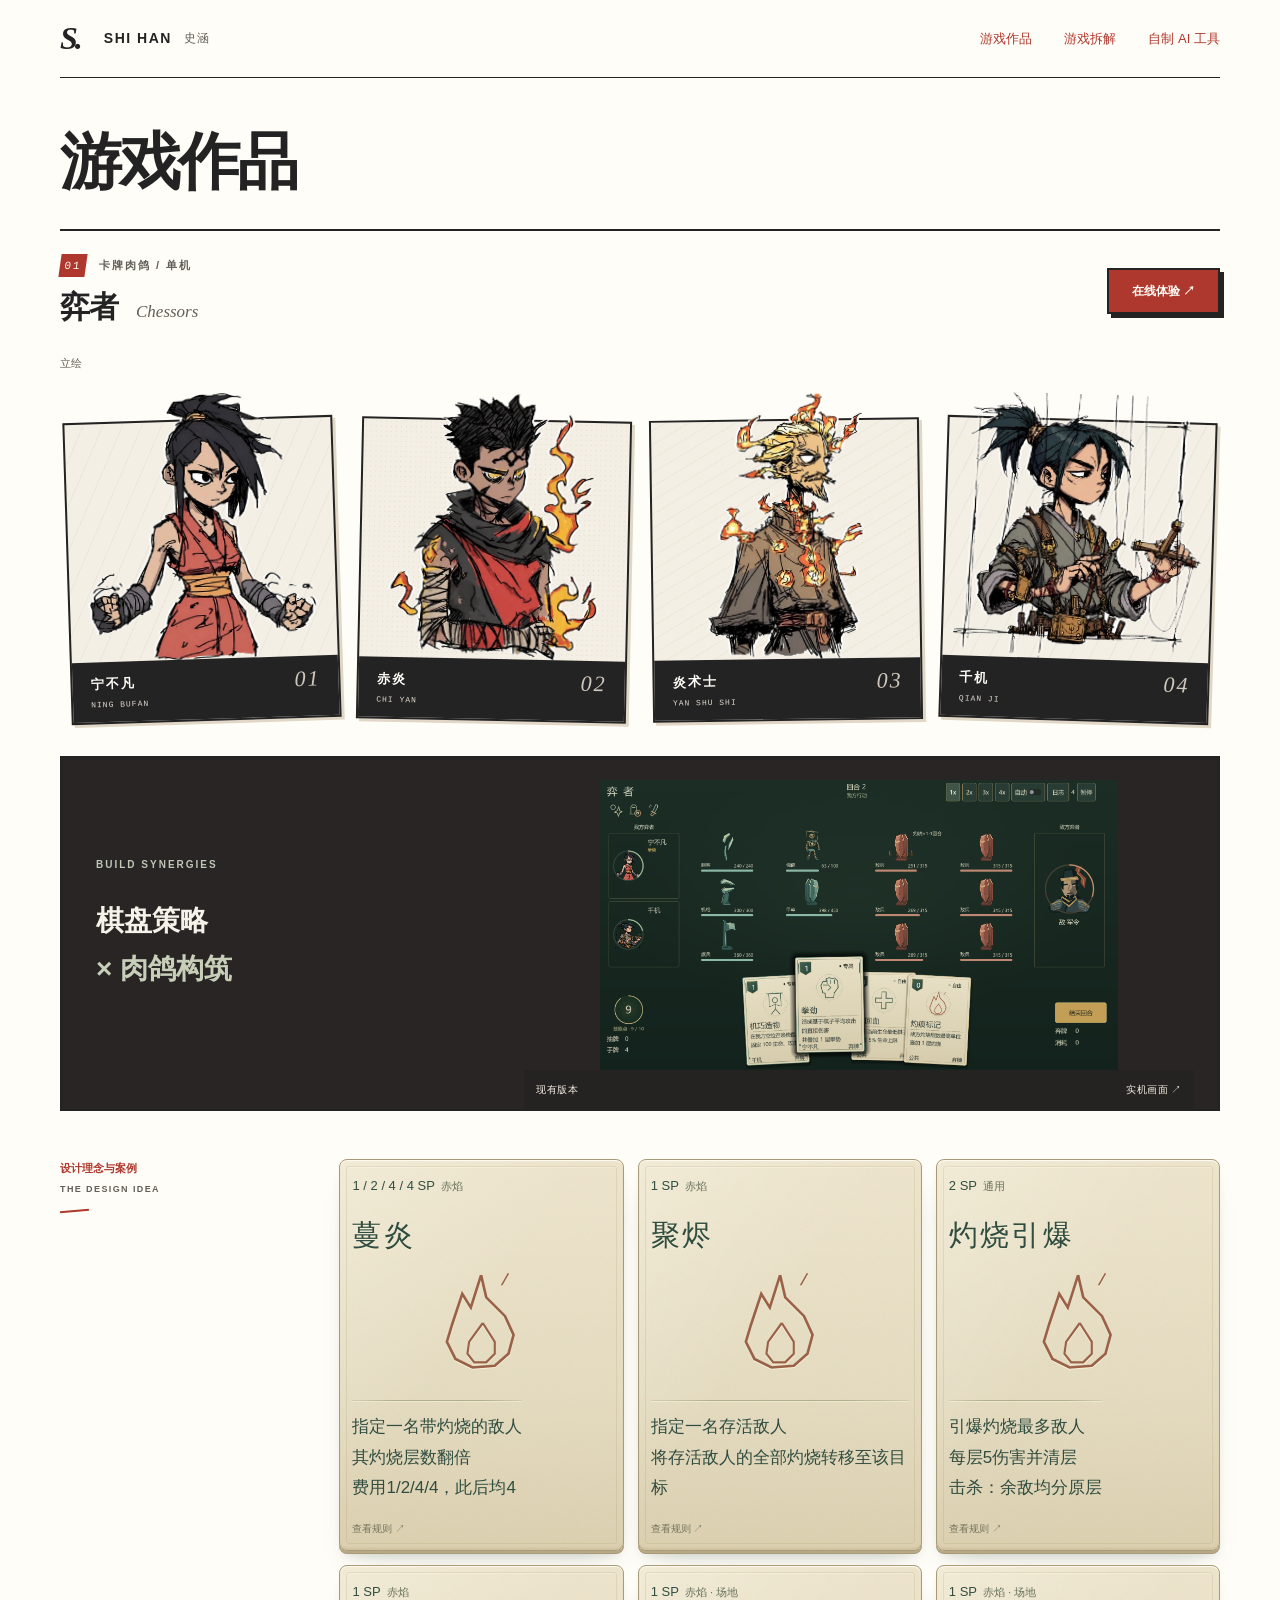
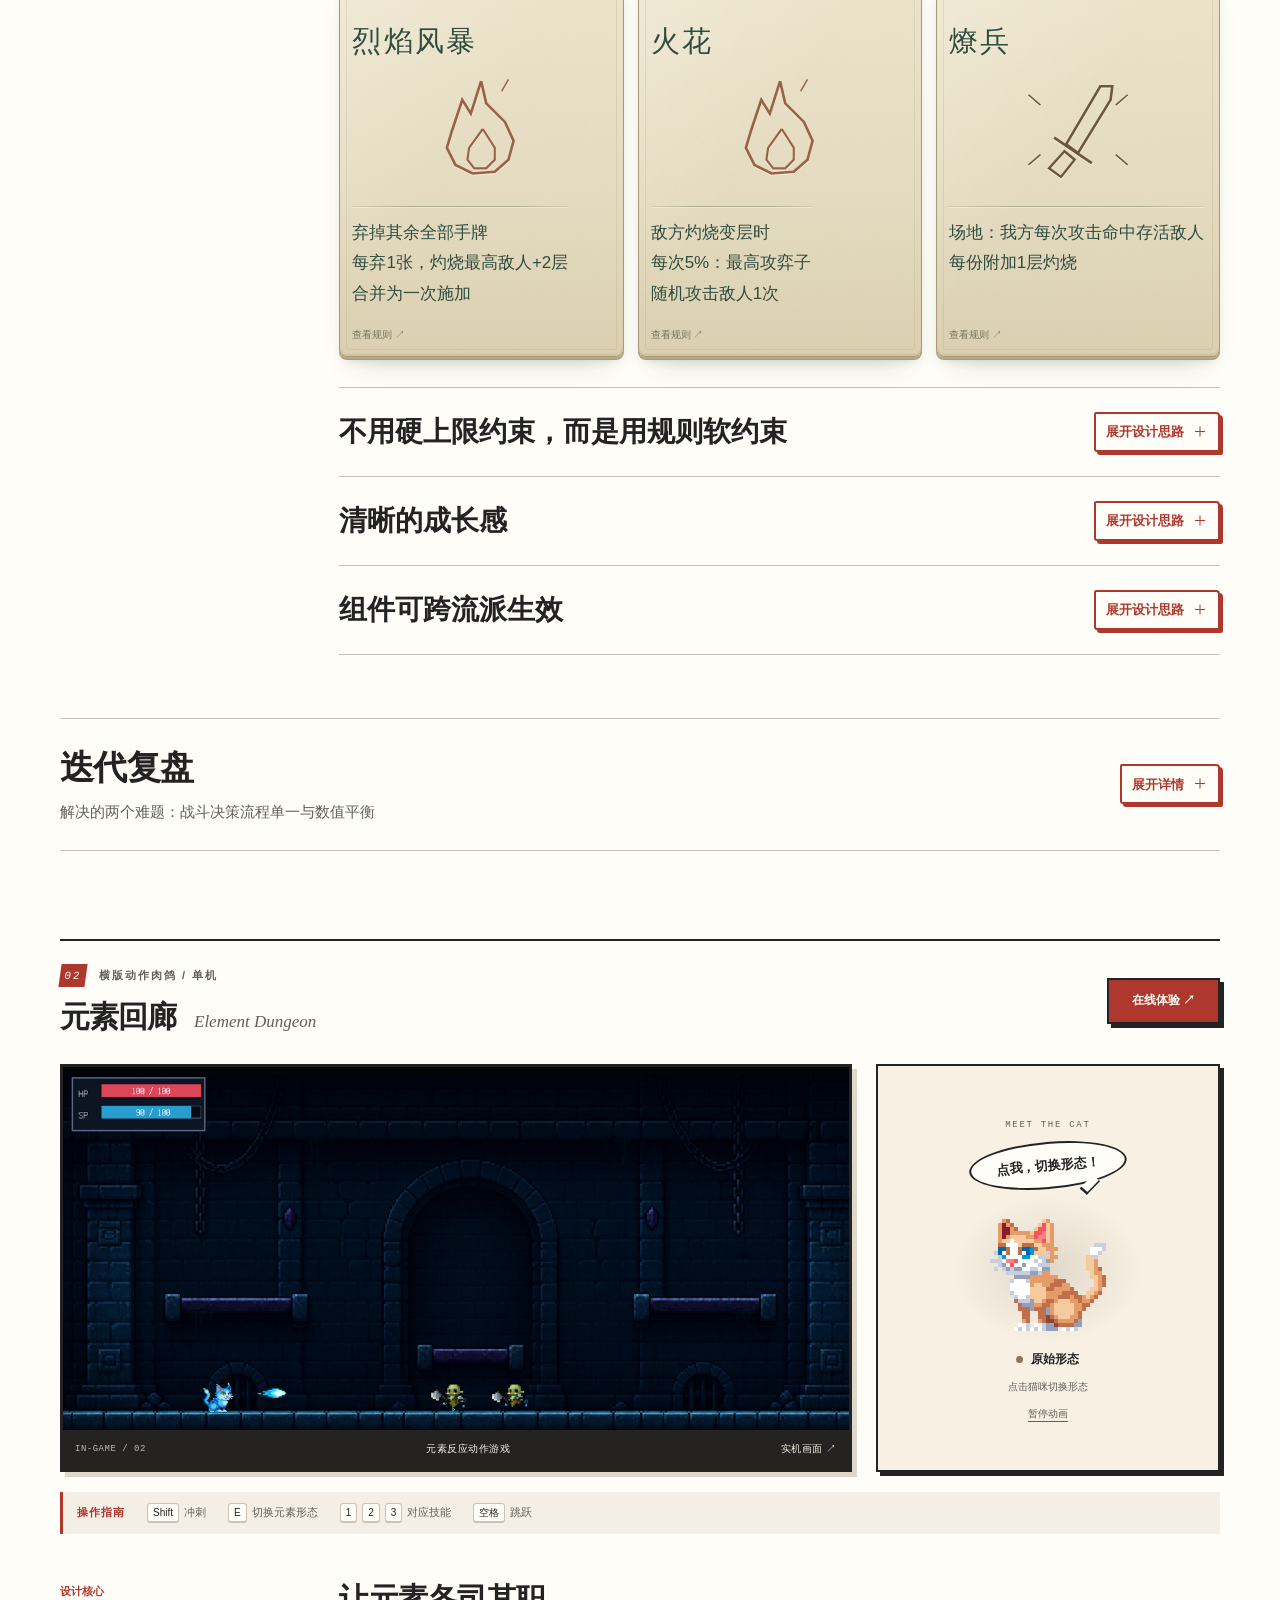
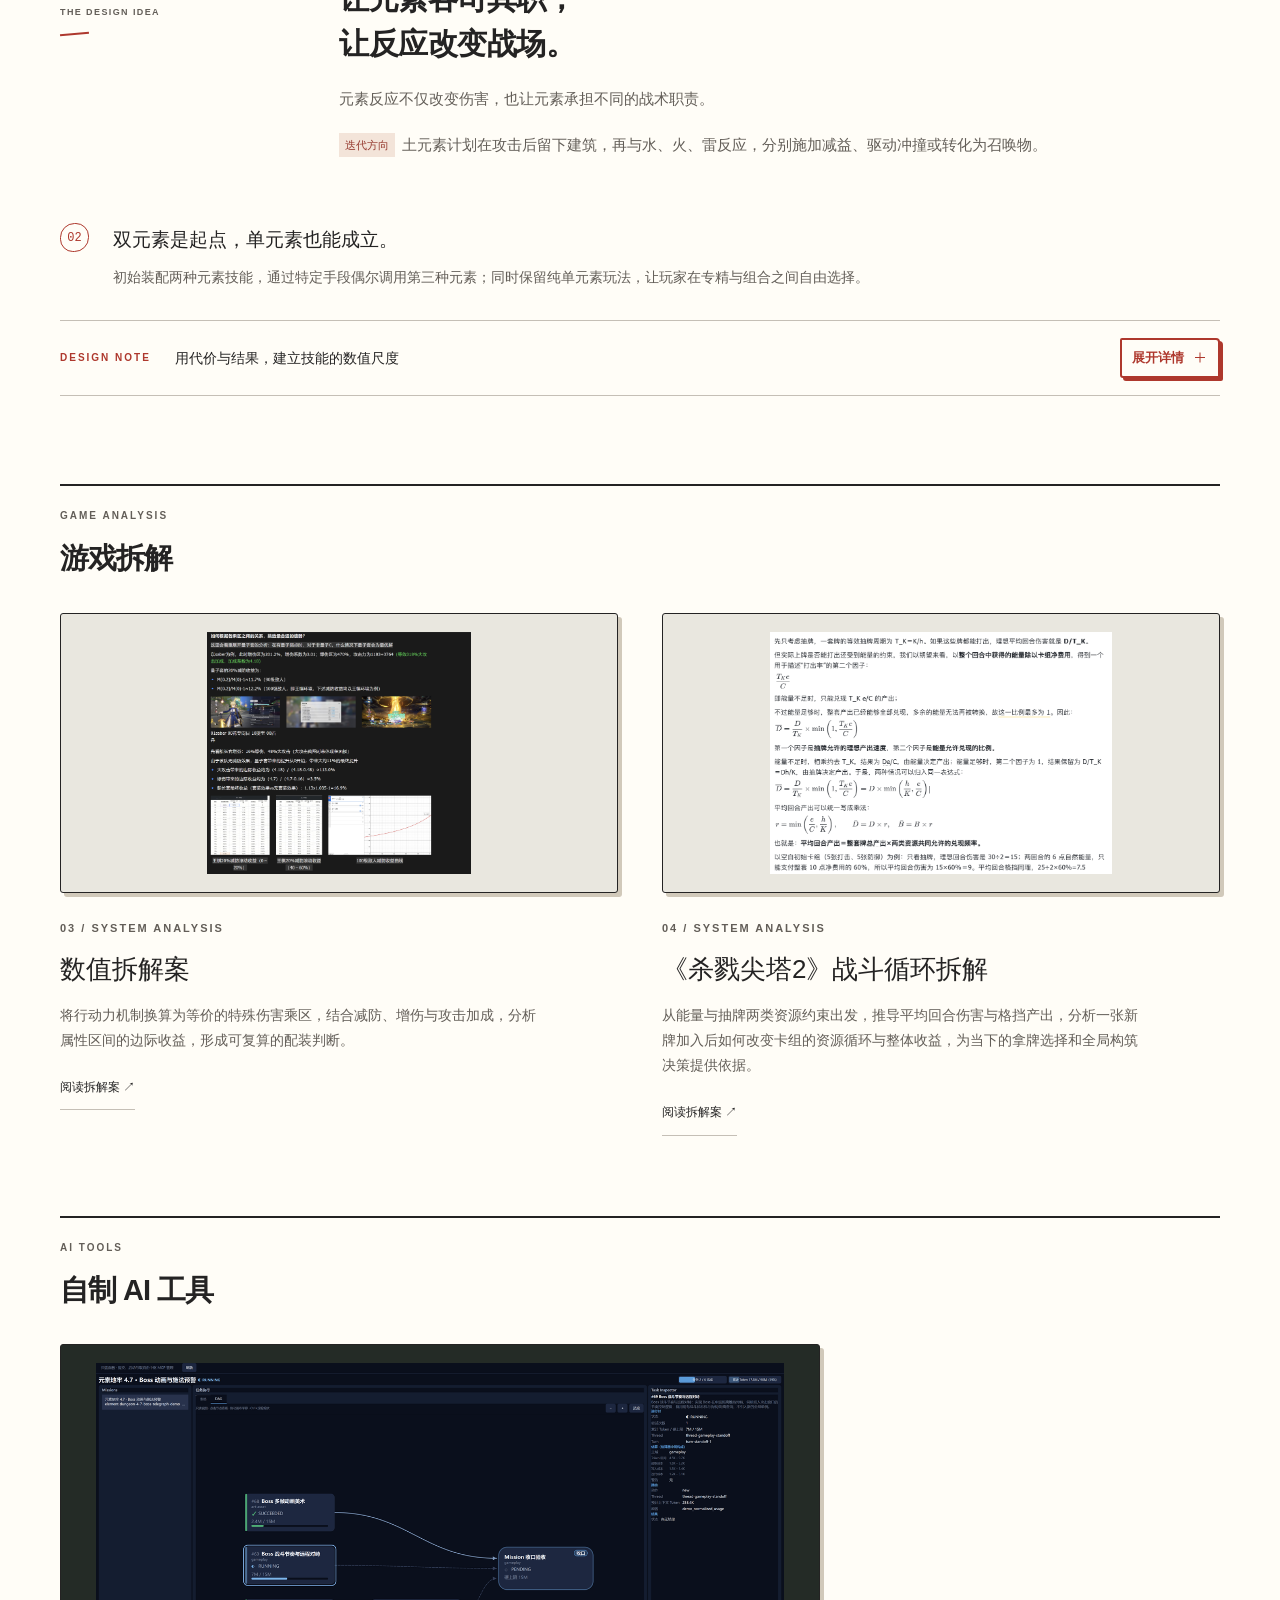
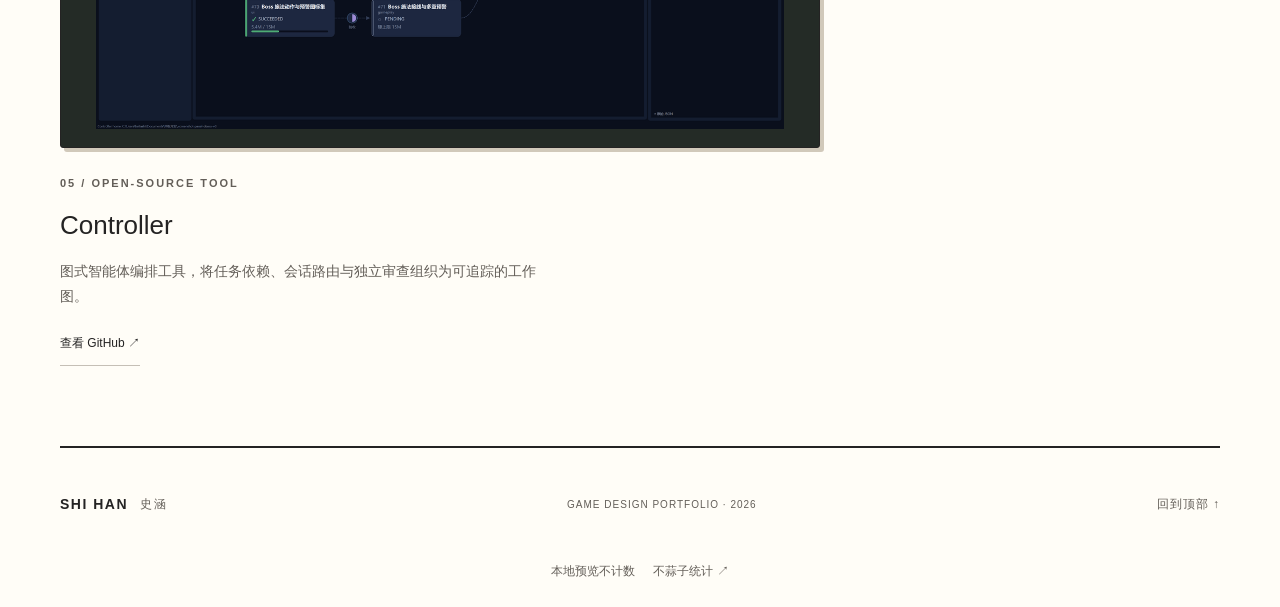
<file: index.html>
<!doctype html>
<html lang="zh-CN" data-theme="comic">
<head>
  <meta charset="UTF-8">
  <meta name="viewport" content="width=device-width, initial-scale=1">
  <meta name="description" content="史涵的游戏设计作品集：元素反应、跨流派构筑与数值平衡。探索元素回廊与弈者背后的设计思考。">
  <meta name="theme-color" content="#fffdf7">
  <title>史涵 SHI HAN — 游戏设计作品集</title>
  <link rel="icon" href="./assets/favicon.svg" type="image/svg+xml">
  <link rel="stylesheet" href="./home.css">
  <link rel="stylesheet" href="./sketch.css">
  <link rel="stylesheet" href="./design-options/themes.css">
  <link rel="stylesheet" href="./comic.css?v=source-cards">
  <script>
    const previewTheme = new URLSearchParams(location.search).get('theme');
    if (['sketch', 'atlas', 'comic'].includes(previewTheme)) document.documentElement.dataset.theme = previewTheme;
  </script>
  <script src="./home.js" defer></script>
  <link rel="stylesheet" href="./yizhe-cards.css?v=source-cards">
  <script src="./yizhe-cards.js?v=spark-per-trigger" defer></script>
  <script src="./visit-stats.js" defer></script>
  <link rel="preload" as="image" href="./assets/characters/cat/cat_idle-cropped.png">
  <link rel="preload" as="image" href="./assets/characters/cat/cat_fire_idle-cropped.png">
  <link rel="preload" as="image" href="./assets/characters/cat/cat_water_idle-cropped.png">
  <noscript><style>.cat-animation-toggle,.cat-note,.cat-help,.cat-forms{display:none}</style></noscript>
</head>
<body>
  <a class="skip-link" href="#main">跳到主要内容</a>
  <header class="site-header shell">
    <a class="identity" href="./" aria-label="史涵，游戏作品首页"><span class="identity-mark" aria-hidden="true">S.</span> SHI HAN <span class="identity-cn">史涵</span></a>
    <nav class="section-directory" aria-label="作品目录"><a href="#work">游戏作品</a><a href="#breakdowns">游戏拆解</a><a href="#ai-tools">自制 AI 工具</a></nav>
  </header>
  <main id="main">
    <section id="work" class="work-section shell" aria-labelledby="work-title">
      <div class="section-heading"><div><h1 id="work-title">游戏作品</h1></div></div>
      <article class="project" id="yizhe">
        <div class="project-heading"><div><p class="eyebrow"><span class="chapter-number">01</span> 卡牌肉鸽 / 单机</p><h2 class="project-name">弈者<span>Chessors</span></h2></div><a class="button-link" href="https://shihan05611-cmd.github.io/yizhe-card-game/" target="_blank" rel="noopener">在线体验 ↗</a></div>
        <div class="character-strip" aria-label="弈者角色立绘">
          <div class="character-strip-heading"><span>立绘</span></div>
          <div class="character-lineup">
            <figure><img src="./assets/characters/yizhe-ningbufan-web.webp" alt="宁不凡角色立绘" width="408" height="480" loading="lazy" decoding="async"><figcaption><i aria-hidden="true">01</i>宁不凡<span>NING BUFAN</span></figcaption></figure>
            <figure><img src="./assets/characters/yizhe-chiyan-web.webp" alt="赤炎角色立绘" width="374" height="480" loading="lazy" decoding="async"><figcaption><i aria-hidden="true">02</i>赤炎<span>CHI YAN</span></figcaption></figure>
            <figure><img src="./assets/characters/yizhe-yanshushi-web.webp" alt="炎术士角色立绘" width="282" height="480" loading="lazy" decoding="async"><figcaption><i aria-hidden="true">03</i>炎术士<span>YAN SHU SHI</span></figcaption></figure>
            <figure><img src="./assets/characters/yizhe-qianji-web.webp" alt="千机角色立绘" width="446" height="480" loading="lazy" decoding="async"><figcaption><i aria-hidden="true">04</i>千机<span>QIAN JI</span></figcaption></figure>
          </div>
        </div>
        <div class="chess-showcase"><div class="chess-intro"><span class="eyebrow">BUILD SYNERGIES</span><p>棋盘策略<br><span>× 肉鸽构筑</span></p></div><a class="project-image chess-image" href="https://shihan05611-cmd.github.io/yizhe-card-game/" target="_blank" rel="noopener" aria-label="在线体验弈者（新窗口）"><img src="./assets/yizhe-showcase.png" alt="弈者实机画面：宁不凡与千机通过手牌指挥棋子，进行回合制战斗" width="1901" height="1063" loading="lazy" decoding="async"><span class="image-caption">现有版本 <span>实机画面 ↗</span></span></a></div>
        <div class="project-story design-principles"><p class="side-label">设计理念与案例<br><span>THE DESIGN IDEA</span></p><div class="principle-list"><div class="yizhe-cards" aria-label="灼烧体系卡牌案例"></div><noscript><p>启用 JavaScript 后可查看卡面与规则详情。</p></noscript><details class="design-note principle-note"><summary><span class="principle-title">不用硬上限约束，而是用规则软约束</span><span class="note-toggle"><span class="note-expand-label">展开设计思路</span><span class="note-collapse-label">收起详情</span><span class="details-icon" aria-hidden="true"></span></span></summary><div class="note-content"><p>有一张牌的效果是：给对方的灼烧层数翻倍。灼烧的效果类似杀戮尖塔的中毒（结算时造成层数对应的伤害，并减少一层），看牌面效果这是一张极其强的卡，但我用了三组可解决的约束使得这张牌不失控，但又给玩家营造可突破约束的期待感；</p><p><strong>第一个约束是能量约束</strong>，这张牌没有消耗属性理论上它可以无限用，但有一个能量递增：能量会按1、2、4、4...这样一直消耗。不过项目其实只有4点能量上限，想要放出多次，就需要获得比较强的能量手段，当然也可以硬憋；</p><p><strong>第二个约束是靠“牌位”也就是出牌机会来约束</strong>，这张牌属于越打越强所以比一般的卡牌还要依赖运转。一般来说，打完一轮卡组的牌再洗牌进入下一轮需要两个回合（且随着爬塔层数增加，所需轮次会逐渐上升）。但我的战斗设计一般在6～7个回合就可以结束，也就是一般对局可打出的次数可以计算出来；实际也使用了一套伤害建模，去衡量这张牌在资源消耗和输出强化上的关系。</p><p><strong>第三个约束是这张牌只对单体生效，对群手段不足</strong>。由于我们是一个棋盘策略，需要攻击的敌人在3~4个，所以对于杀戮尖塔来说绝对超模的一张牌，放在我们这个游戏里其实并没有太过分。前面两个约束的解决方法比较显而易见，玩家心中会有明确的期待感。第三个约束的解决手段则看起来没那么明显，需要在游戏探索的过程中去发现，因为和游戏的其他卡牌联动有关，比如有一张灼烧体系的卡牌效果是可以把灼烧进行集中转移。玩家就可以先把群体的灼烧转移到一个人身上，然后再用翻倍效果打出Combo，把大量翻倍之后的灼烧层数再去转移到其他怪物身上。</p><p><strong>宽松的说其实还有第四个约束，也就是节奏约束</strong>。可以看到，这个游戏的灼烧体系输出在短线比较差，相比一般队伍会吃更多战损，从而需要走更多治疗节点，损失一些成长机会。但这个约束也好解决就是抓一些生存卡，以及灼烧天然就适合拖战损然后多走治疗节点，因为这个体系相对来说没那么吃局外成长。</p></div></details><details class="design-note principle-note"><summary><span class="principle-title">清晰的成长感</span><span class="note-toggle"><span class="note-expand-label">展开设计思路</span><span class="note-collapse-label">收起详情</span><span class="details-icon" aria-hidden="true"></span></span></summary><div class="note-content"><p>以上一个案例中的灼烧体系为例，我们可以看到局内和局外的都有清晰而明确的成长感。</p>
<p>对于局内的输出成长，令 <var>K</var><sub>i</sub> 为第 <var>i</var> 次循环后敌方身上的灼烧层数，<var>T</var> 为一轮循环所需要的回合数，<var>N</var> 是一轮循环中所有手段能够给予的灼烧层数；所以：</p>
<div class="growth-formula" role="math" aria-label="K 下标 i 等于 2 乘以括号 K 下标 i 减 1 加 N 减 T"><var>K</var><sub>i</sub> = 2(<var>K</var><sub>i−1</sub> + <var>N</var> − <var>T</var>)</div>
<p>从 <var>K</var><sub>0</sub> = 0 开始可以算得：</p>
<div class="growth-formula" role="math" aria-label="K 下标 i 等于 2 乘以括号 N 减 T 乘以括号 2 的 i 次方减 1"><var>K</var><sub>i</sub> = 2(<var>N</var> − <var>T</var>)(2<sup>i</sup> − 1)</div>
<p>也就是局内随轮次的输出能力增长可以量化。</p>

<p>对于局外成长，在玩家视角里虽然不会呈现出伤害公式，但也很明确能感受到想要提升输出能力需要改善的参数，比如让卡组中提供灼烧的手段增加，让一轮循环所需的回合数更少，以及增加能量获取手段以减少“卡手”保住稳定性。（具体的循环成长模型参考下方杀戮尖塔拆解）</p>
<p>当然清晰的成长感来源于明确的构筑核心，也就是这张使得灼烧翻倍的卡牌，不过有些看法是这会降低构筑深度；我认为围绕着一个明确的核心去构筑并没有太多地削减组合的多样性与可能性，因为这个成长核心其实非常包容，有一些hit转灼烧的卡牌，它能让提供高频攻击手段的卡牌仍然与灼烧的成长核心息息相关。</p></div></details><details class="design-note principle-note"><summary><span class="principle-title">组件可跨流派生效</span><span class="note-toggle"><span class="note-expand-label">展开设计思路</span><span class="note-collapse-label">收起详情</span><span class="details-icon" aria-hidden="true"></span></span></summary><div class="note-content"><h4>角色代表流派，<br>但流派不止角色。</h4><p>同一种状态可被不同技能利用，组件也能跨流派发挥作用。例如，反击遗物既能强化反击体系，也能为灼烧体系增加命中次数，帮助叠加灼烧。</p></div></details></div></div>

        <details class="design-note iteration-review">
          <summary><span><span class="review-title">迭代复盘</span><span class="review-subtitle">解决的两个难题：战斗决策流程单一与数值平衡</span></span><span class="note-toggle"><span class="note-expand-label">展开详情</span><span class="note-collapse-label">收起详情</span><span class="details-icon"></span></span></summary>
          <div class="note-content">
<section class="review-section" aria-labelledby="review-decisions"><h3 id="review-decisions">第一个难题是，原来的战斗流程比较容易形成固定套路，决策的多元性少了一层。</h3><p>这个项目最初是比较传统的回合制里双方轮流放技能的战斗流程，角色拥有一个特色技能和两个自由技能槽用于构筑。虽然设计了很多角色和技能，但问题是一旦熟悉技能机制了解最优解之后，构筑和操作都变得很固定。以及对于回合制肉鸽来说技能是个很核心的机制，但固定了技能槽位后，“技能”终究面临取舍，以及技能的“单位粒度”太粗，对于肉鸽来说构筑丰富度有一定欠缺，肉鸽感相对偏弱。</p><p>后来发现卡牌化其实非常适合这个回合制肉鸽。</p><p>首先，它可以保住最基本的原定体验。我把原来的技能转化成卡牌，每回合按规则抽牌，再用行动资源限制出牌。原本技能的作用、角色的特色，以及通过技能影响弈子战斗的流程，都可以延续下来。</p><p>但更进一步，卡牌化之后在抓取思路上不再只是“哪个技能最强”，而是“哪个卡牌对当下的卡组综合提升最高”，增加了额外的决策空间。而对于局内，也多了释放时机和通过运转可以让回合多次打出技能，增加了局内的操作上限。以及卡牌的单位粒度更小，相比技能也有更丰富的组合空间。</p><p>总之卡牌化之后，战斗内的出牌和资源分配，会跟战斗外的抓牌构筑联系起来。通过这一层，把资源循环的决策做得更深入，让玩家根据当前手牌和已有构筑调整打法，从静态最优解变为动态规划最佳构筑。</p></section>
<section class="review-section" aria-labelledby="review-balance"><h3 id="review-balance">第二个难题是，回合制的肉鸽游戏，到底怎么样去把数据平衡给做好？</h3><p>我的解决思路是分两步。</p><p>第一步，先建立起卡牌和遗物的强度预算模型，让每一张卡牌的强度可在战斗循环中量化，以估计出玩家在每个阶段的成长速度。再根据玩家的预期成长速度，反推敌方的成长曲线。（核心模型思路类似杀戮尖塔拆解出的战力模型，可在网页下方的拆解查看）</p><p>第二步，是用无头模拟程序做批量战斗验证。因为前面的成长曲线模型本质还是一个预估，卡牌之间的配合、抽牌顺序和实际出牌策略，都可能让结果偏离模型。所以我会通过模拟程序，把不同角色、构筑在不同阶段的表现作为验证方向，观察胜率、失败节点和战斗回合数，看看实际结果是不是符合第一步的预期，再去调整卡牌、遗物或者敌方曲线。</p></section>
</div>
        </details>
      </article>
      <article class="project" id="element">
        <div class="project-heading"><div><p class="eyebrow"><span class="chapter-number">02</span> 横版动作肉鸽 / 单机</p><h2 class="project-name">元素回廊<span>Element Dungeon</span></h2></div><a class="button-link" href="https://shihan05611-cmd.github.io/element-dungeon/" target="_blank" rel="noopener">在线体验 ↗</a></div>
        <div class="element-showcase">
          <a class="project-image dungeon-image" href="https://shihan05611-cmd.github.io/element-dungeon/" target="_blank" rel="noopener" aria-label="在线体验元素回廊（新窗口）"><img src="./assets/element-corridor-showcase.png" alt="元素回廊实机画面：蓝色角色在像素地牢中与敌人战斗" width="1280" height="591" loading="lazy" decoding="async"><span class="image-caption"><span class="frame-caption">IN-GAME / 02</span> 元素反应动作游戏 <span>实机画面 ↗</span></span></a>
          <div class="cat-playground" data-cat-element="base">
            <span class="cat-panel-label">MEET THE CAT</span>
            <p class="cat-note">点我，切换形态！</p>
            <button class="cat-button" type="button" aria-label="切换猫咪形态，当前原始形态" aria-describedby="cat-help" disabled>
              <span class="cat-sprite" role="img" aria-label="元素地牢主角猫的待机动画"></span>
            </button>
            <span class="cat-element" aria-live="polite" aria-atomic="true">原始形态</span>
            <p class="cat-help" id="cat-help">点击猫咪切换形态</p>
            <button class="cat-animation-toggle" type="button" aria-pressed="false">暂停动画</button>
          </div>
        </div>
        <aside class="controls-note" aria-label="元素回廊游戏操作"><span class="controls-label">操作指南</span><span><kbd>Shift</kbd> 冲刺</span><span><kbd>E</kbd> 切换元素形态</span><span><kbd>1</kbd><kbd>2</kbd><kbd>3</kbd> 对应技能</span><span><kbd>空格</kbd> 跳跃</span></aside>
        <div class="project-story"><p class="side-label">设计核心<br><span>THE DESIGN IDEA</span></p><div><h4>让元素各司其职，<br>让反应改变战场。</h4><p>元素反应不仅改变伤害，也让元素承担不同的战术职责。</p><p class="iteration-paragraph"><span class="direction-label">迭代方向</span>土元素计划在攻击后留下建筑，再与水、火、雷反应，分别施加减益、驱动冲撞或转化为召唤物。</p></div></div>
        <div class="insight-row"><span class="insight-number">02</span><div><h4>双元素是起点，单元素也能成立。</h4><p>初始装配两种元素技能，通过特定手段偶尔调用第三种元素；同时保留纯单元素玩法，让玩家在专精与组合之间自由选择。</p></div></div>
        <details class="design-note"><summary><span><span class="eyebrow">DESIGN NOTE</span>用代价与结果，建立技能的数值尺度</span><span class="note-toggle"><span class="note-expand-label">展开详情</span><span class="note-collapse-label">收起详情</span><span class="details-icon"></span></span></summary><div class="note-content"><p>以「10 能量 → 10 点远程单体伤害」作为基准，再把范围、爆发速度、元素附着与行动限制计入收益和代价。以下为设计基准示例。</p><div class="table-scroll" tabindex="0" role="region" aria-label="技能代价与收益对比"><table><thead><tr><th scope="col">技能</th><th scope="col">能量与伤害</th><th scope="col">为什么这样定价</th></tr></thead><tbody><tr><th scope="row">普通元素弹</th><td>10 能量 / 10 伤害</td><td>远程单体输出，附带元素附着，作为比较基准。</td></tr><tr><th scope="row">元素爆发</th><td>全部能量 / 每 10 能量折算 8 伤害</td><td>范围伤害与短时爆发效率较高，因此降低单位能量倍率。</td></tr><tr><th scope="row">元素激光</th><td>10 能量 / 10 伤害</td><td>高频伤害、快速附着是收益，施放时灵活性受限是代价。尚未量化哪一侧影响更大，暂按两者抵消，沿用基准倍率。</td></tr></tbody></table></div><p class="note-aside">普攻不消耗能量，但需要接近敌人：距离与风险同样是一种成本。</p></div></details>
      </article>
    </section>
    <section class="explorations shell" id="breakdowns" aria-labelledby="breakdowns-title"><span id="explorations" aria-hidden="true"></span><div class="section-heading"><div><p class="eyebrow">GAME ANALYSIS</p><h2 id="breakdowns-title">游戏拆解</h2></div></div><div class="exploration-grid">
      <article class="exploration-card"><a class="exploration-image" href="https://ocn118lvmrj3.feishu.cn/wiki/Hf3ewx05miPujBkqn7kcYoNJnKh" target="_blank" rel="noopener" aria-label="查看数值拆解案（新窗口）"><img src="./assets/numerical-breakdown-showcase.png" alt="数值拆解案：角色属性、战斗数据与收益曲线分析" width="1620" height="1486" loading="lazy" decoding="async"></a><p class="eyebrow">03 / SYSTEM ANALYSIS</p><h3>数值拆解案</h3><p>将行动力机制换算为等价的特殊伤害乘区，结合减防、增伤与攻击加成，分析属性区间的边际收益，形成可复算的配装判断。</p><a class="inline-link" href="https://ocn118lvmrj3.feishu.cn/wiki/Hf3ewx05miPujBkqn7kcYoNJnKh" target="_blank" rel="noopener">阅读拆解案 ↗</a></article>
      <article class="exploration-card"><a class="exploration-image" href="https://ocn118lvmrj3.feishu.cn/docx/Oazed3XNuoKAtqxTQS0cFAvJnw7" target="_blank" rel="noopener" aria-label="查看《杀戮尖塔2》战斗循环拆解（新窗口）"><img src="./assets/card-resource-breakdown.png" alt="《杀戮尖塔2》战斗循环拆解：抽牌与能量共同约束平均回合伤害和格挡产出" width="1014" height="719" loading="lazy" decoding="async"></a><p class="eyebrow">04 / SYSTEM ANALYSIS</p><h3>《杀戮尖塔2》战斗循环拆解</h3><p>从能量与抽牌两类资源约束出发，推导平均回合伤害与格挡产出，分析一张新牌加入后如何改变卡组的资源循环与整体收益，为当下的拿牌选择和全局构筑决策提供依据。</p><a class="inline-link" href="https://ocn118lvmrj3.feishu.cn/docx/Oazed3XNuoKAtqxTQS0cFAvJnw7" target="_blank" rel="noopener">阅读拆解案 ↗</a></article>
    </div></section>
    <section class="explorations shell" id="ai-tools" aria-labelledby="ai-tools-title"><div class="section-heading"><div><p class="eyebrow">AI TOOLS</p><h2 id="ai-tools-title">自制 AI 工具</h2></div></div><div class="ai-tools-grid">
      <article class="exploration-card"><a class="exploration-image tool-image" href="https://github.com/shihan05611-cmd/Controller" target="_blank" rel="noopener" aria-label="查看 Controller GitHub 仓库（新窗口）"><img src="./assets/controller-dashboard.png" alt="Controller 实际运行界面：任务节点、依赖路径与任务检查器" width="1280" height="681" loading="lazy" decoding="async"></a><p class="eyebrow">05 / OPEN-SOURCE TOOL</p><h3>Controller</h3><p>图式智能体编排工具，将任务依赖、会话路由与独立审查组织为可追踪的工作图。</p><a class="inline-link" href="https://github.com/shihan05611-cmd/Controller" target="_blank" rel="noopener">查看 GitHub ↗</a></article>
    </div></section>
  </main>
  <footer class="site-footer shell"><a class="identity" href="./">SHI HAN <span class="identity-cn">史涵</span></a><p>GAME DESIGN PORTFOLIO · 2026</p><a href="#main">回到顶部 ↑</a></footer>
  <div class="visit-stats shell" aria-label="网站访问统计">
    <span id="busuanzi_container_site_pv" style="display:none">本站访问 <span id="busuanzi_value_site_pv"></span> 次</span>
    <span id="busuanzi_container_site_uv" style="display:none">访客 <span id="busuanzi_value_site_uv"></span> 人</span>
    <span class="visit-stats-status" role="status">访问统计加载中</span>
    <a href="https://busuanzi.ibruce.info/" target="_blank" rel="noopener" title="访问统计由不蒜子第三方服务提供">不蒜子统计 ↗</a>
    <noscript>启用 JavaScript 后可显示访问统计。</noscript>
  </div>
<dialog class="yizhe-rules" aria-labelledby="yizhe-rule-title">
    <h2 id="yizhe-rule-title"></h2>
    <p class="yizhe-rules__meta"></p>
    <p class="yizhe-rules__description"></p>
    <section class="yizhe-rules__notes" aria-label="规则注释"></section>
    <form method="dialog"><button>关闭</button></form>
  </dialog>
</body>
</html>
</file>
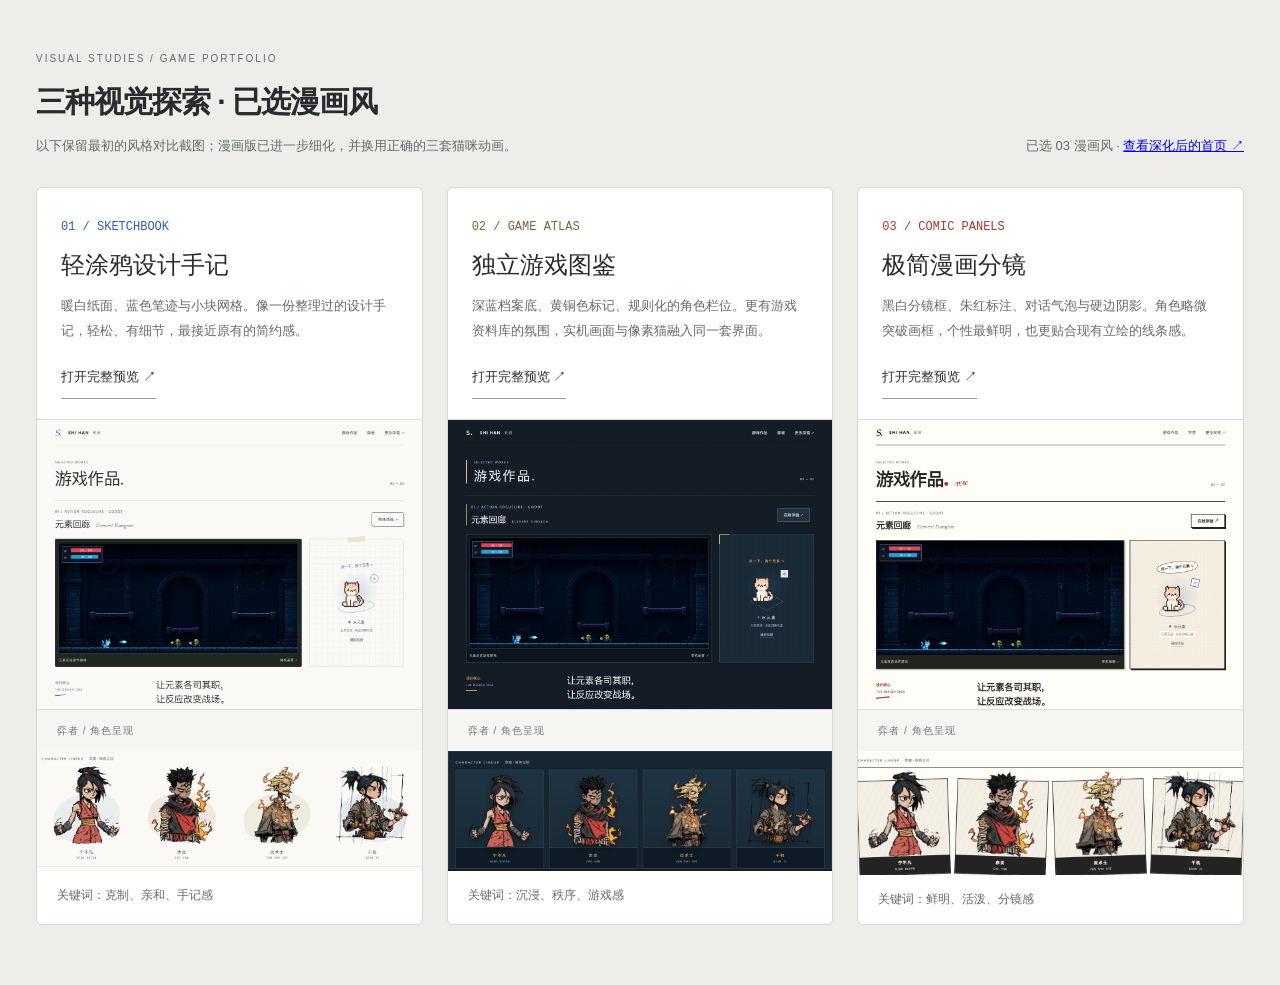
<file: design-options/index.html>
<!doctype html>
<html lang="zh-CN">
<head>
  <meta charset="utf-8">
  <meta name="viewport" content="width=device-width, initial-scale=1">
  <title>游戏作品集 · 三种视觉方向</title>
  <style>
    *{box-sizing:border-box}body{margin:0;background:#eeede9;color:#292b2f;font:15px/1.7 "Segoe UI","Microsoft YaHei",sans-serif}main{max-width:1720px;padding:44px 36px 60px;margin:auto}header{display:flex;justify-content:space-between;align-items:end;gap:24px;margin-bottom:30px}header p{margin:0;color:#656970;font-size:13px}h1{font-size:30px;letter-spacing:-1px;font-weight:600;margin:6px 0 8px}.eyebrow{font-size:10px;letter-spacing:2px;color:#656970}.grid{display:grid;grid-template-columns:repeat(3,minmax(0,1fr));gap:24px}.option{min-width:0;background:#fff;border:1px solid #d7d6d1;border-radius:6px;overflow:hidden}.copy{padding:24px 24px 20px;min-height:208px}.number{font:12px ui-monospace,monospace;color:#767a80}.option h2{font-size:24px;font-weight:550;margin:8px 0}.option p{font-size:13px;line-height:1.9;color:#656970;margin:0 0 12px}.option a{color:inherit}.open{display:inline-flex;align-items:center;min-height:44px;text-decoration:none;font-size:13px;border-bottom:1px solid #9d9d98}.frame{display:block;border-top:1px solid #ddd;overflow:hidden}.frame img{display:block;width:100%;height:auto}.label{padding:12px 20px;background:#f5f5f2;color:#74777b;font-size:10px;letter-spacing:1px;border-top:1px solid #ddd}.characters{min-height:120px;background:#faf9f5}.characters img{display:block;width:100%;height:auto}.atlas .characters{background:#141d26}.comic .characters{background:#fffdf7}.option footer{padding:14px 20px;font-size:12px;color:#656970}.sketch .number{color:#305cc5}.atlas .number{color:#7f633b}.comic .number{color:#ae382d}a:focus-visible{outline:3px solid #305cc5;outline-offset:4px}@media(max-width:950px){.grid{grid-template-columns:1fr}.copy{min-height:0}main{padding:28px 20px}header{display:block}header>p{margin-top:12px}.option{max-width:700px;margin:auto}.characters{min-height:0}}
  </style>
</head>
<body><main>
  <header><div><span class="eyebrow">VISUAL STUDIES / GAME PORTFOLIO</span><h1>三种视觉探索 · 已选漫画风</h1><p>以下保留最初的风格对比截图；漫画版已进一步细化，并换用正确的三套猫咪动画。</p></div><p>已选 03 漫画风 · <a href="../">查看深化后的首页 ↗</a></p></header>
  <div class="grid">
    <article class="option sketch"><div class="copy"><span class="number">01 / SKETCHBOOK</span><h2>轻涂鸦设计手记</h2><p>暖白纸面、蓝色笔迹与小块网格。像一份整理过的设计手记，轻松、有细节，最接近原有的简约感。</p><a class="open" href="../?theme=sketch" target="_blank" rel="noopener">打开完整预览 ↗</a></div><a class="frame" href="../?theme=sketch" target="_blank" rel="noopener" aria-label="预览轻涂鸦风格"><img src="./images/sketch-top.png" alt="轻涂鸦风格首屏：暖白背景，蓝色细节，网格猫咪互动卡" width="1280" height="960"></a><div class="label">弈者 / 角色呈现</div><div class="characters"><img src="./images/sketch-characters.png" alt="轻涂鸦方案：四位立绘配淡色不规则背景" loading="lazy"></div><footer>关键词：克制、亲和、手记感</footer></article>
    <article class="option atlas"><div class="copy"><span class="number">02 / GAME ATLAS</span><h2>独立游戏图鉴</h2><p>深蓝档案底、黄铜色标记、规则化的角色栏位。更有游戏资料库的氛围，实机画面与像素猫融入同一套界面。</p><a class="open" href="../?theme=atlas" target="_blank" rel="noopener">打开完整预览 ↗</a></div><a class="frame" href="../?theme=atlas" target="_blank" rel="noopener" aria-label="预览游戏图鉴风格"><img src="./images/atlas-top.png" alt="游戏图鉴风格首屏：深蓝背景，黄铜色编号与档案式边框" width="1280" height="960"></a><div class="label">弈者 / 角色呈现</div><div class="characters"><img src="./images/atlas-characters.png" alt="图鉴方案：四位角色分别进入独立深色档案卡" loading="lazy"></div><footer>关键词：沉浸、秩序、游戏感</footer></article>
    <article class="option comic"><div class="copy"><span class="number">03 / COMIC PANELS</span><h2>极简漫画分镜</h2><p>黑白分镜框、朱红标注、对话气泡与硬边阴影。角色略微突破画框，个性最鲜明，也更贴合现有立绘的线条感。</p><a class="open" href="../?theme=comic" target="_blank" rel="noopener">打开完整预览 ↗</a></div><a class="frame" href="../?theme=comic" target="_blank" rel="noopener" aria-label="预览漫画分镜风格"><img src="./images/comic-top.png" alt="漫画分镜风格首屏：粗细黑框、朱红标注、气泡与网点背景" width="1280" height="960"></a><div class="label">弈者 / 角色呈现</div><div class="characters"><img src="./images/comic-characters.png" alt="漫画方案：四位角色突破略微倾斜的漫画框" loading="lazy"></div><footer>关键词：鲜明、活泼、分镜感</footer></article>
  </div>
</main></body></html>
</file>
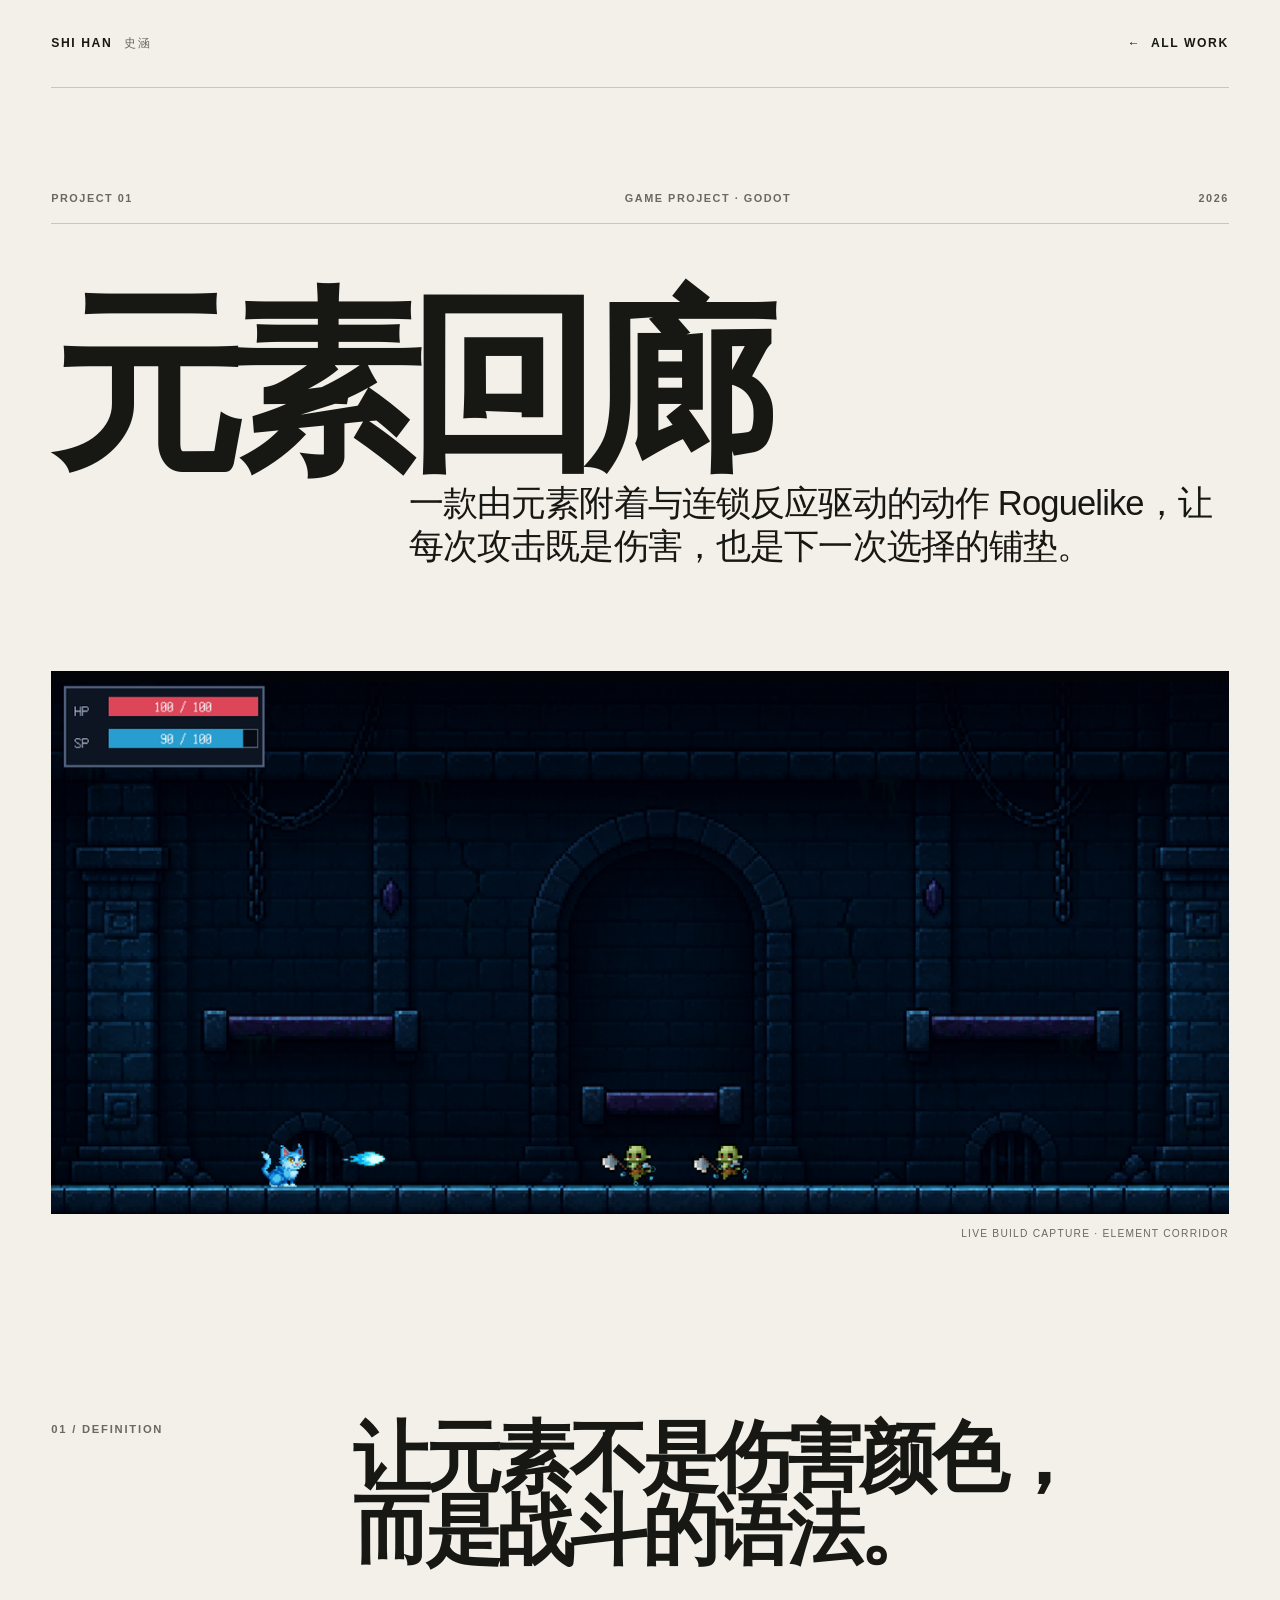
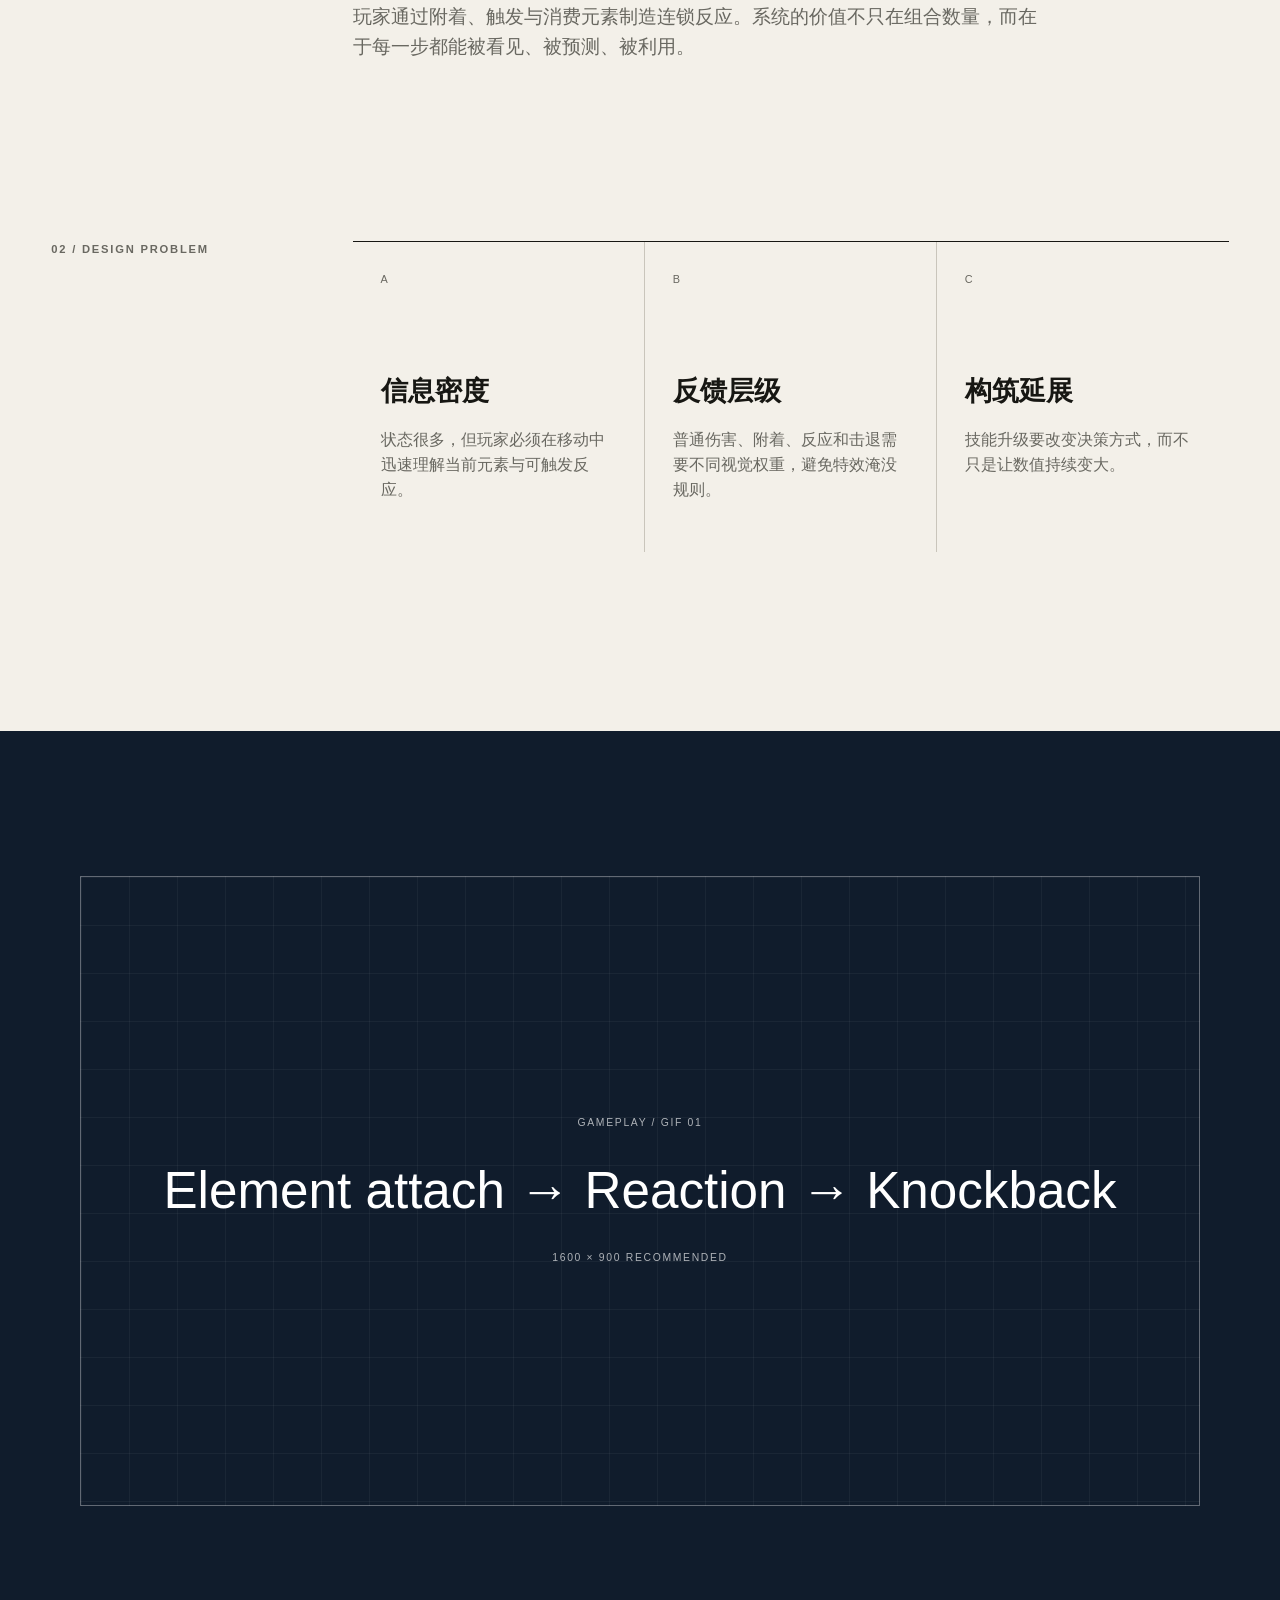
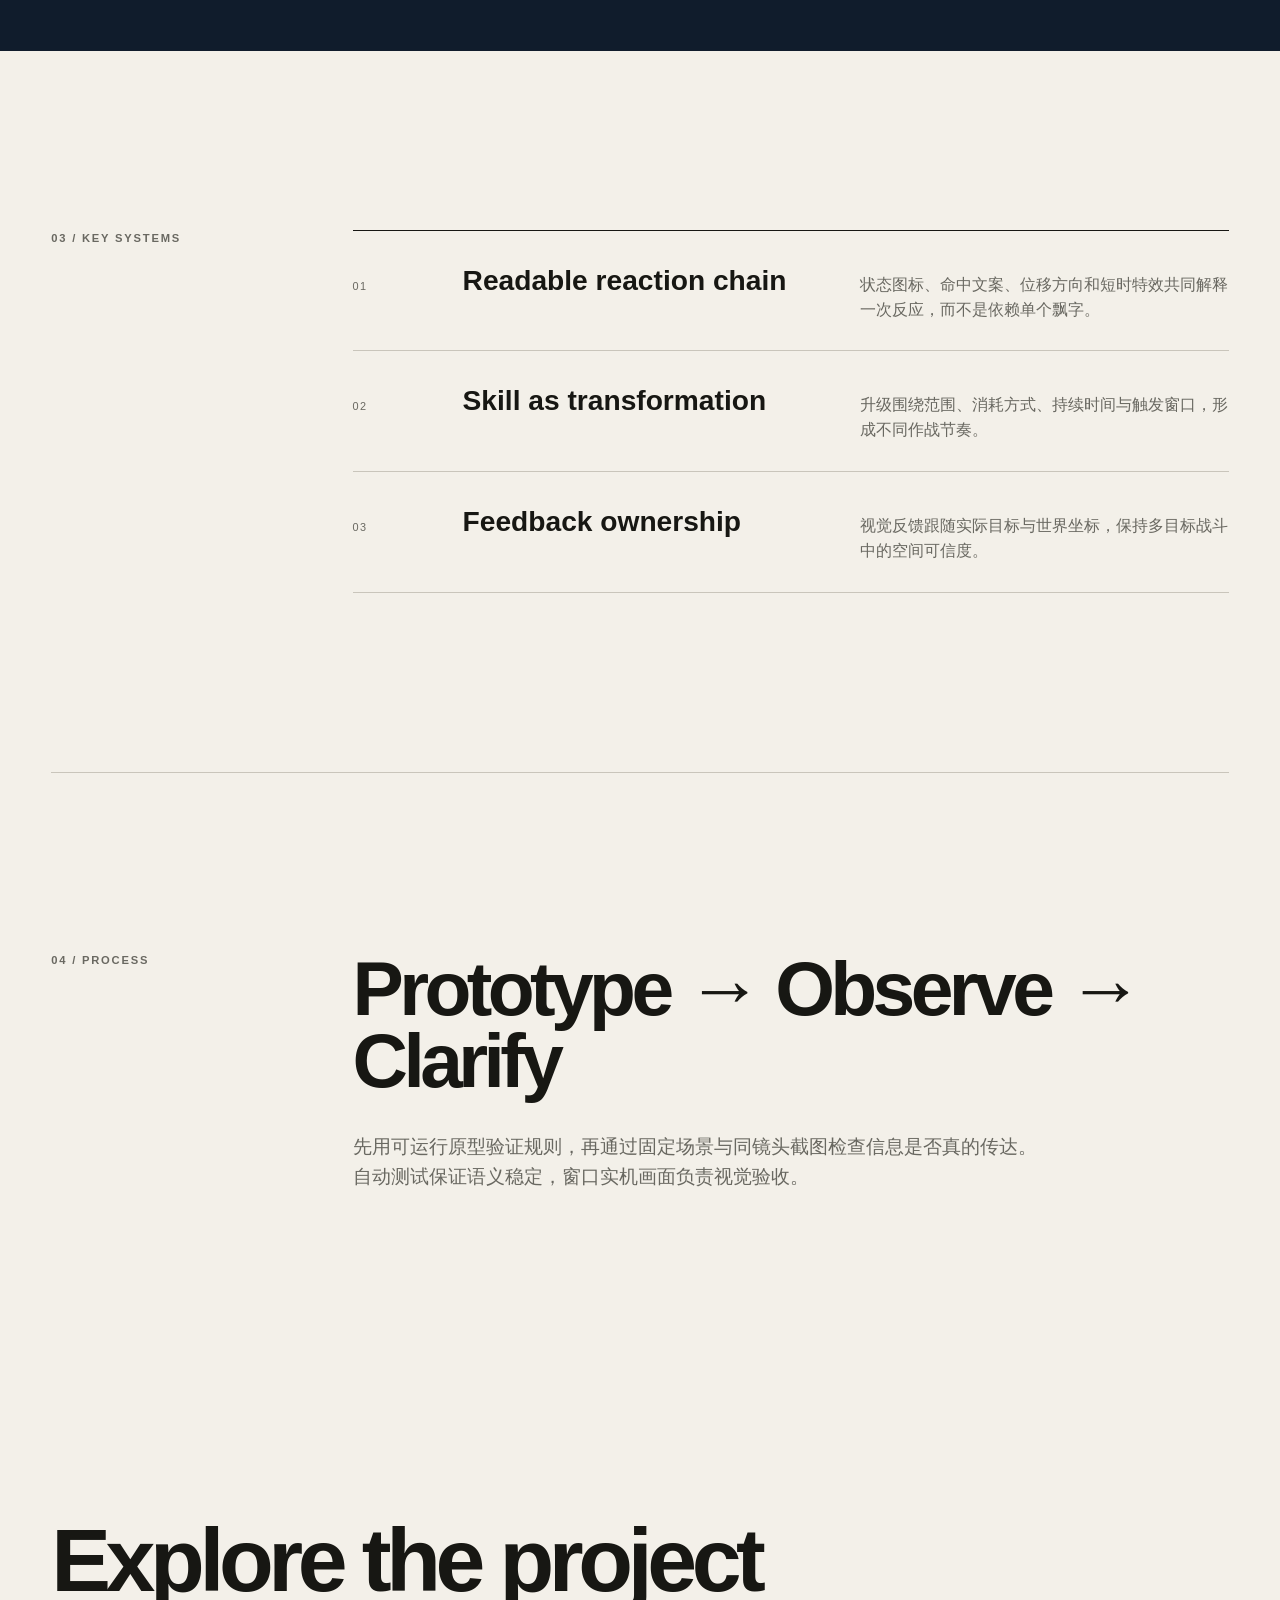
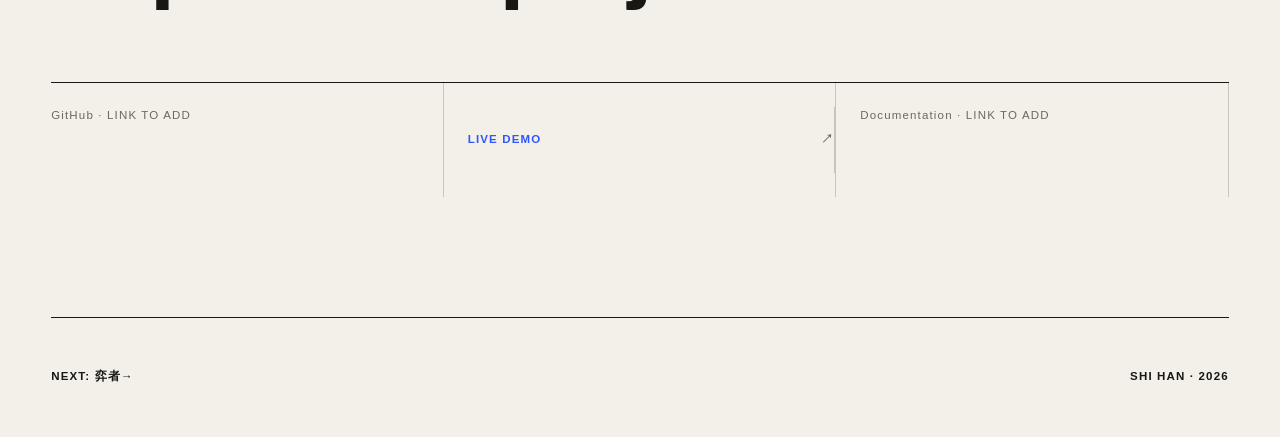
<file: projects/project-1/index.html>
<!doctype html>
<html lang="zh-CN">
<head>
  <meta charset="UTF-8">
  <meta name="viewport" content="width=device-width, initial-scale=1">
  <meta name="description" content="元素回廊项目案例：元素反应驱动的动作 Roguelike。">
  <title>元素回廊 — SHI HAN</title>
  <link rel="icon" href="../../assets/favicon.svg" type="image/svg+xml">
  <link rel="stylesheet" href="../../styles.css">
  <script src="../../script.js" defer></script>
</head>
<body class="case-page case-page--dungeon">
  <a class="skip-link" href="#main">跳到主要内容</a>
  <header class="site-header shell">
    <a class="identity" href="../../">SHI HAN <span>史涵</span></a>
    <a class="back-link" href="../../#work"><span aria-hidden="true">←</span> All Work</a>
  </header>
  <main id="main">
    <section class="case-hero shell">
      <div class="case-kicker reveal"><span>PROJECT 01</span><span>GAME PROJECT · GODOT</span><span>2026</span></div>
      <h1 class="reveal">元素回廊</h1>
      <p class="case-deck reveal">一款由元素附着与连锁反应驱动的动作 Roguelike，让每次攻击既是伤害，也是下一次选择的铺垫。</p>
      <figure class="case-cover reveal">
        <img src="../../assets/element-corridor-showcase.png" alt="元素回廊实机画面：蓝色角色在暗色像素地牢中与两名敌人战斗" width="1280" height="591">
        <figcaption>LIVE BUILD CAPTURE · ELEMENT CORRIDOR</figcaption>
      </figure>
    </section>

    <section class="case-intro shell reveal">
      <p class="section-number">01 / DEFINITION</p>
      <div><h2>让元素不是伤害颜色，<br>而是战斗的语法。</h2><p>玩家通过附着、触发与消费元素制造连锁反应。系统的价值不只在组合数量，而在于每一步都能被看见、被预测、被利用。</p></div>
    </section>

    <section class="case-problem shell reveal">
      <p class="section-number">02 / DESIGN PROBLEM</p>
      <div class="problem-grid">
        <div><span>A</span><h3>信息密度</h3><p>状态很多，但玩家必须在移动中迅速理解当前元素与可触发反应。</p></div>
        <div><span>B</span><h3>反馈层级</h3><p>普通伤害、附着、反应和击退需要不同视觉权重，避免特效淹没规则。</p></div>
        <div><span>C</span><h3>构筑延展</h3><p>技能升级要改变决策方式，而不只是让数值持续变大。</p></div>
      </div>
    </section>

    <section class="media-band media-band--dungeon reveal" aria-label="实机效果展示位">
      <div class="media-slot"><span>GAMEPLAY / GIF 01</span><strong>Element attach → Reaction → Knockback</strong><small>1600 × 900 recommended</small></div>
    </section>

    <section class="case-systems shell reveal">
      <p class="section-number">03 / KEY SYSTEMS</p>
      <div class="systems-list">
        <article><span>01</span><h3>Readable reaction chain</h3><p>状态图标、命中文案、位移方向和短时特效共同解释一次反应，而不是依赖单个飘字。</p></article>
        <article><span>02</span><h3>Skill as transformation</h3><p>升级围绕范围、消耗方式、持续时间与触发窗口，形成不同作战节奏。</p></article>
        <article><span>03</span><h3>Feedback ownership</h3><p>视觉反馈跟随实际目标与世界坐标，保持多目标战斗中的空间可信度。</p></article>
      </div>
    </section>

    <section class="process shell reveal">
      <p class="section-number">04 / PROCESS</p>
      <div><h2>Prototype → Observe → Clarify</h2><p>先用可运行原型验证规则，再通过固定场景与同镜头截图检查信息是否真的传达。自动测试保证语义稳定，窗口实机画面负责视觉验收。</p></div>
    </section>

    <section class="case-links shell reveal">
      <h2>Explore the project</h2>
      <div><span>GitHub · LINK TO ADD</span><a href="https://shihan05611-cmd.github.io/element-dungeon/" target="_blank" rel="noopener">Live Demo <span aria-hidden="true">↗</span></a><span>Documentation · LINK TO ADD</span></div>
    </section>
  </main>
  <footer class="site-footer shell"><a href="../project-2/">Next: 弈者 <span aria-hidden="true">→</span></a><p>SHI HAN · <span data-year>2026</span></p></footer>
</body>
</html>
</file>
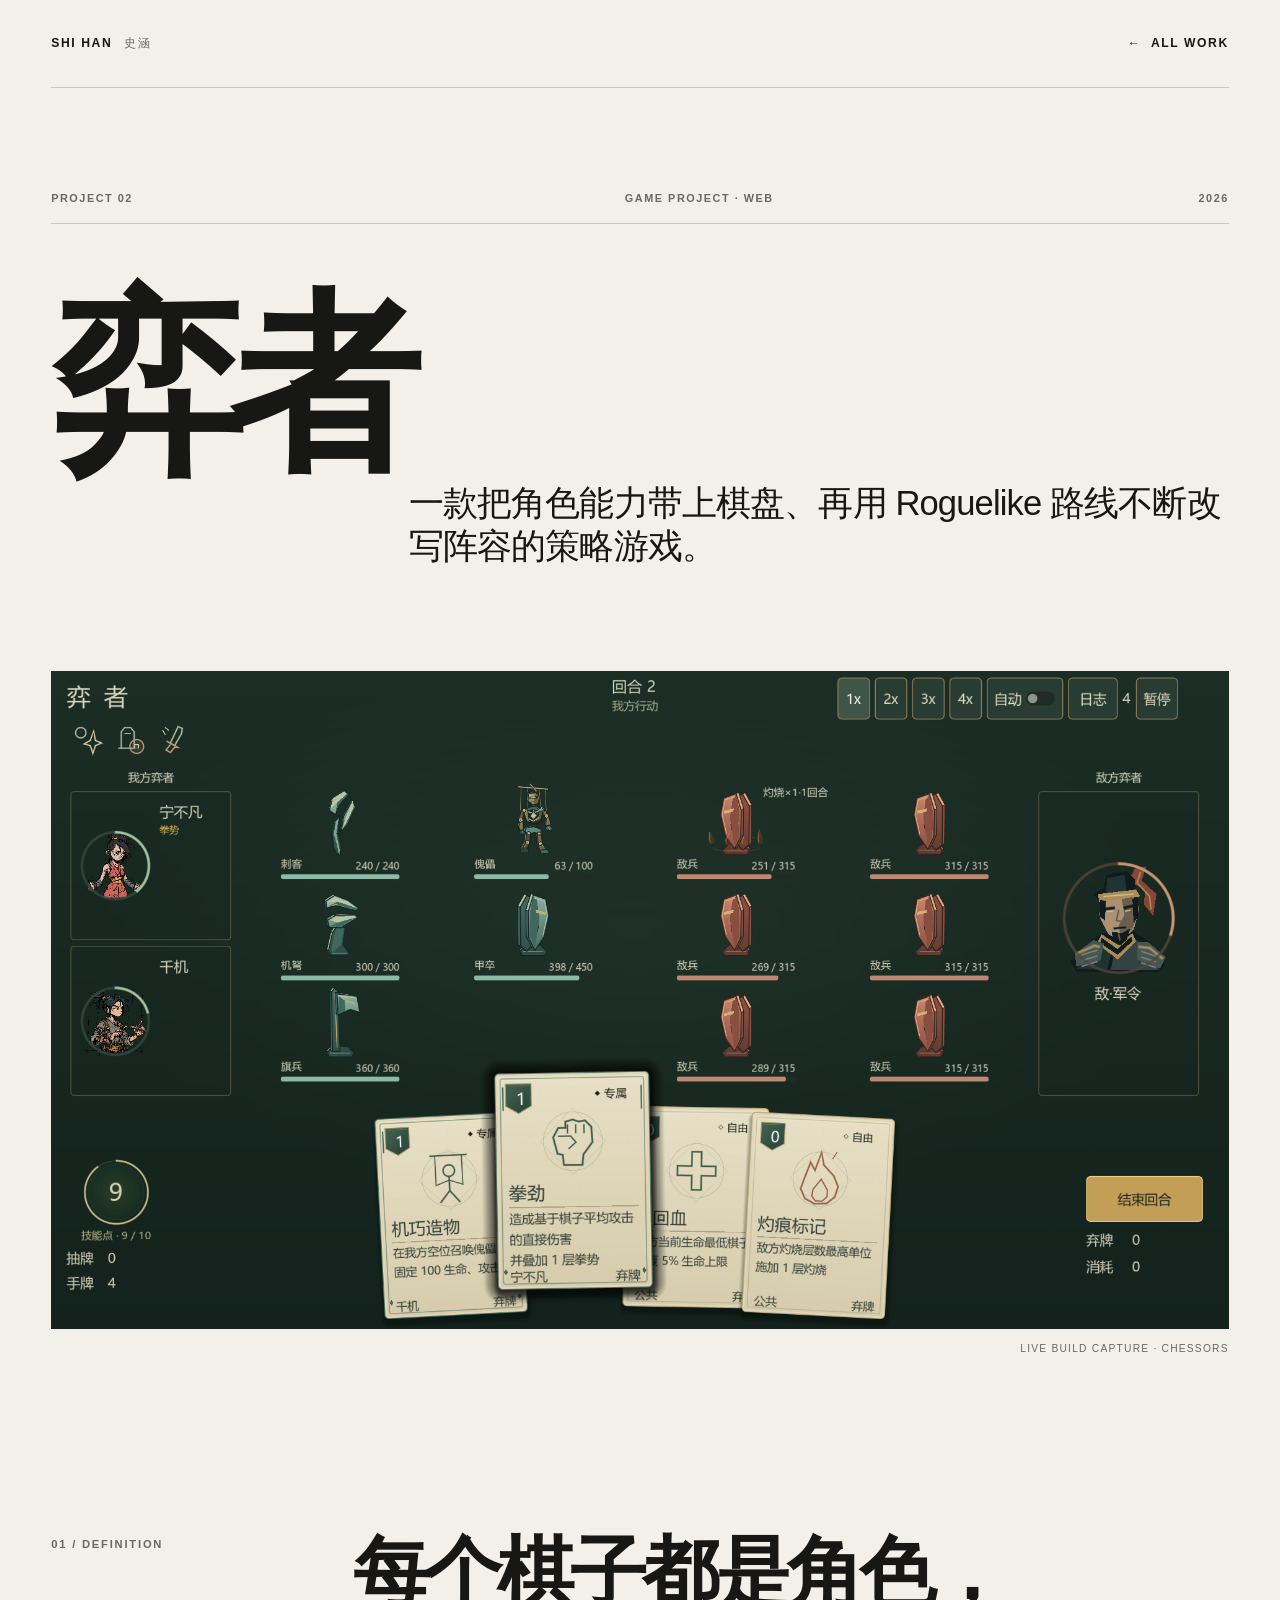
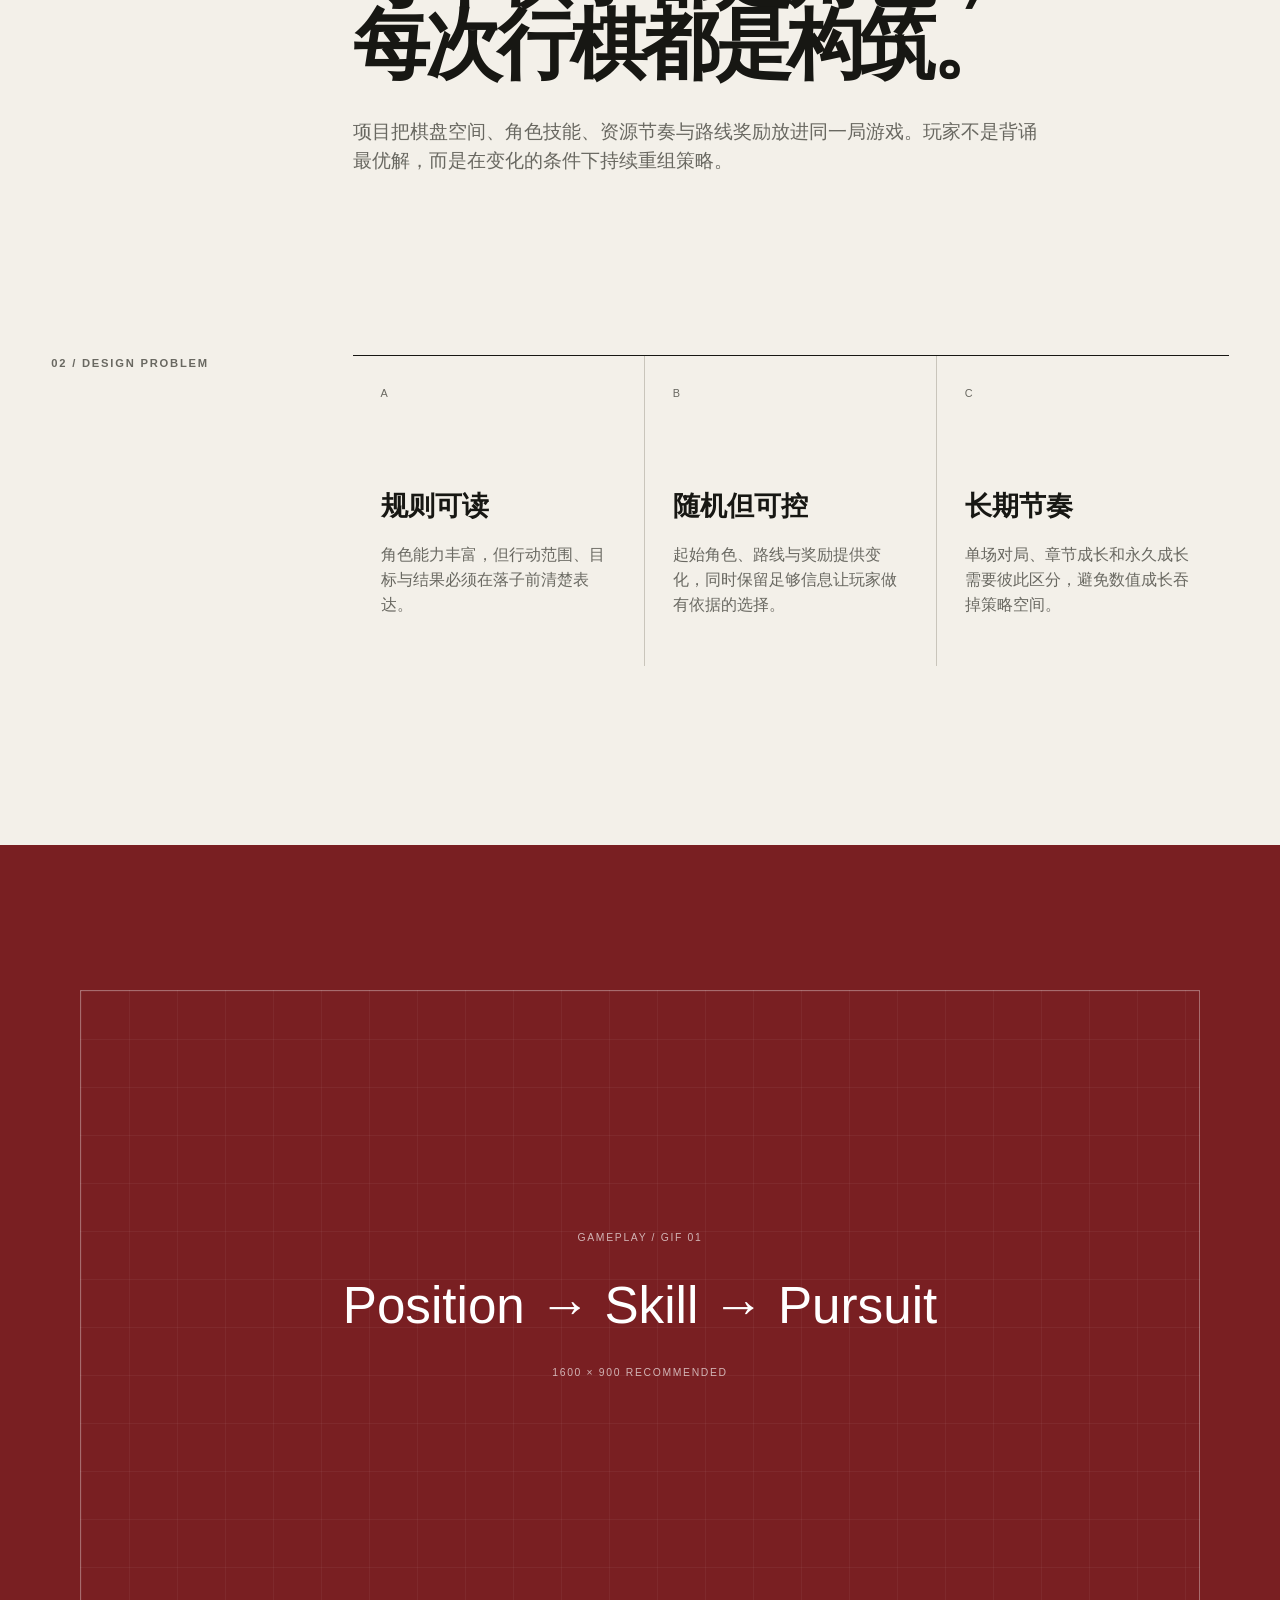
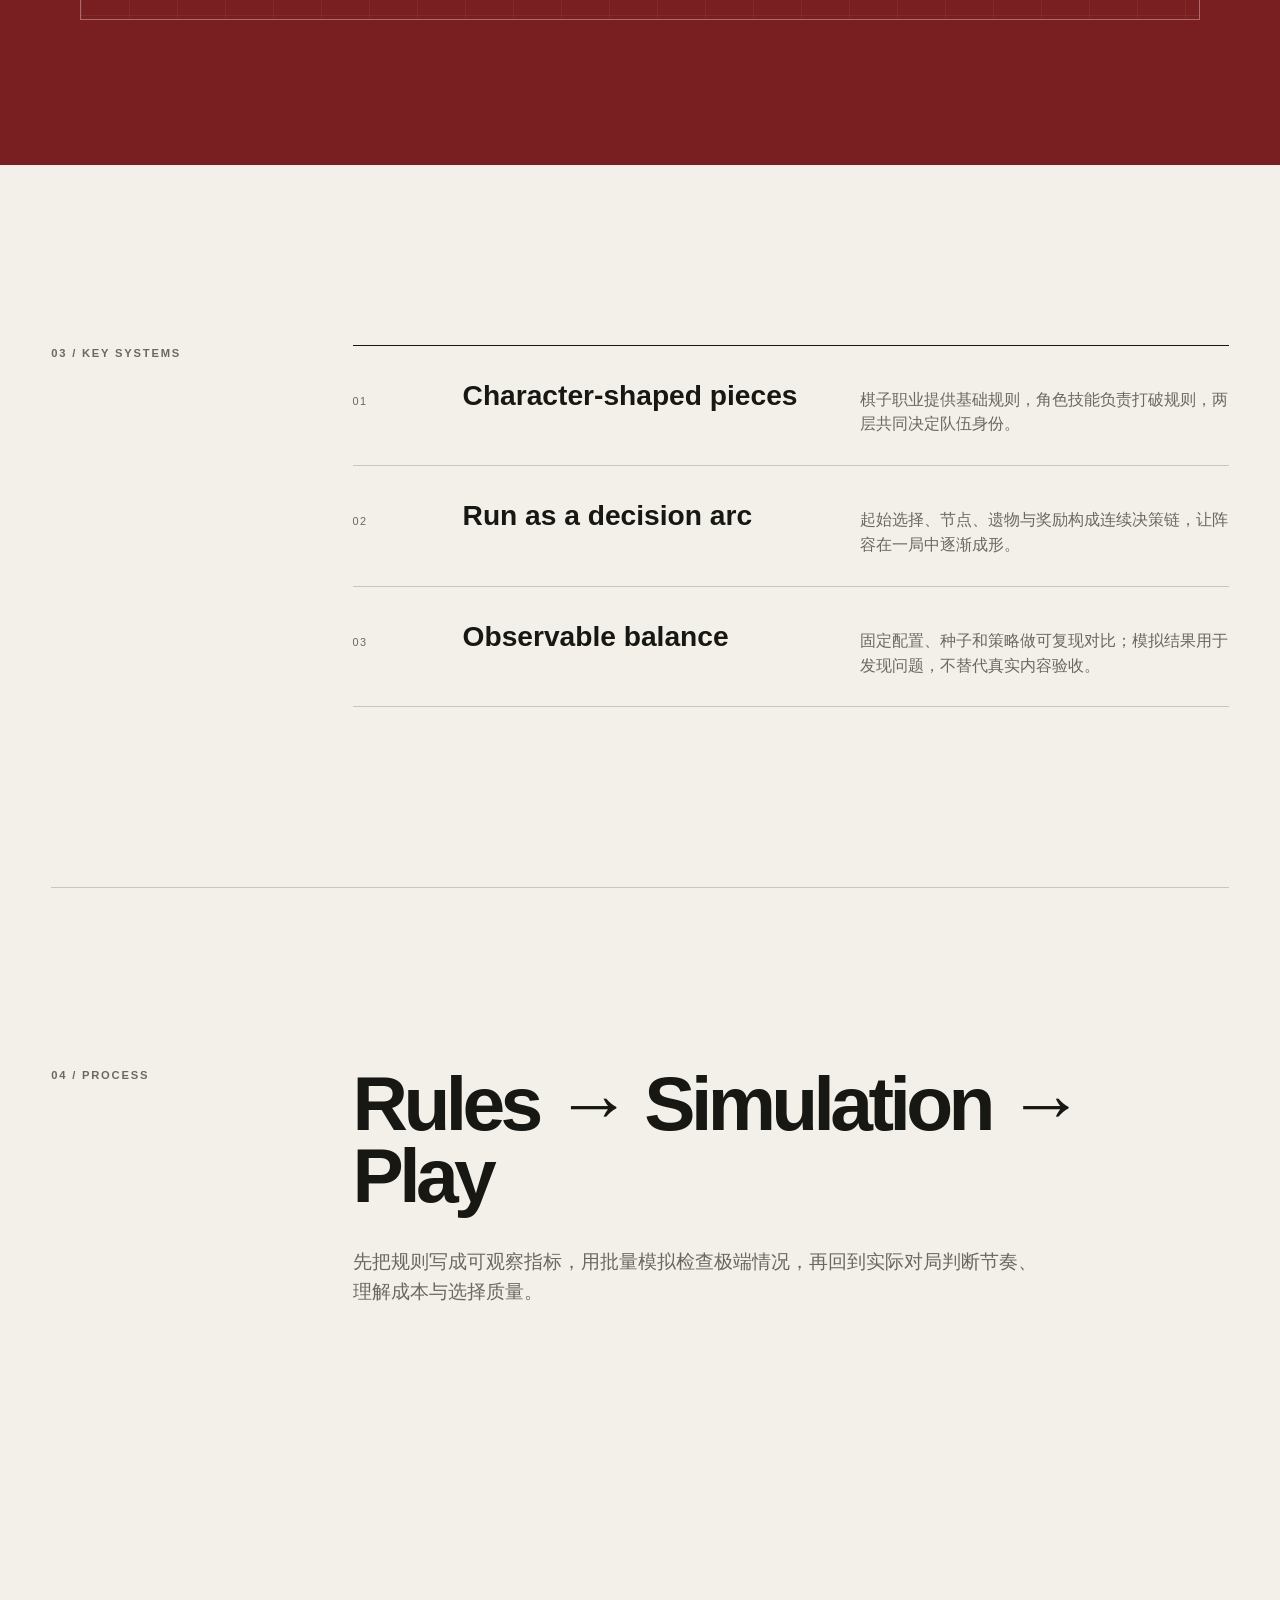
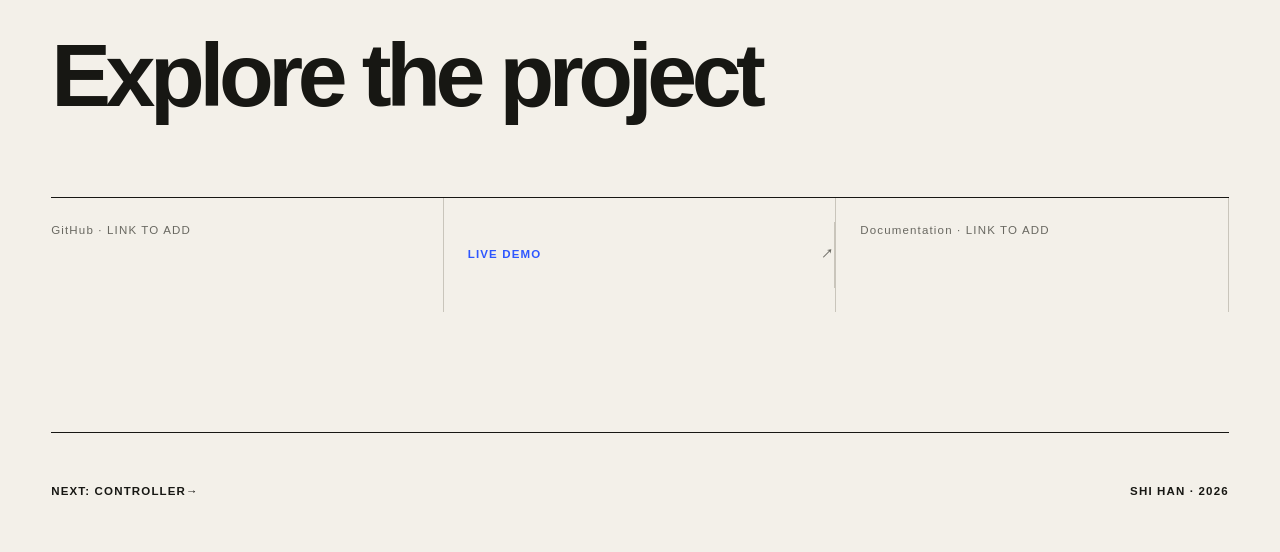
<file: projects/project-2/index.html>
<!doctype html>
<html lang="zh-CN">
<head>
  <meta charset="UTF-8">
  <meta name="viewport" content="width=device-width, initial-scale=1">
  <meta name="description" content="弈者项目案例：棋盘策略与 Roguelike 构筑结合的 Web 游戏。">
  <title>弈者 — SHI HAN</title>
  <link rel="icon" href="../../assets/favicon.svg" type="image/svg+xml">
  <link rel="stylesheet" href="../../styles.css">
  <script src="../../script.js" defer></script>
</head>
<body class="case-page case-page--yizhe">
  <a class="skip-link" href="#main">跳到主要内容</a>
  <header class="site-header shell">
    <a class="identity" href="../../">SHI HAN <span>史涵</span></a>
    <a class="back-link" href="../../#work"><span aria-hidden="true">←</span> All Work</a>
  </header>
  <main id="main">
    <section class="case-hero shell">
      <div class="case-kicker reveal"><span>PROJECT 02</span><span>GAME PROJECT · WEB</span><span>2026</span></div>
      <h1 class="reveal">弈者</h1>
      <p class="case-deck reveal">一款把角色能力带上棋盘、再用 Roguelike 路线不断改写阵容的策略游戏。</p>
      <figure class="case-cover reveal">
        <img src="../../assets/yizhe-showcase.png" alt="弈者实机画面：宁不凡与千机通过手牌指挥棋子，进行回合制战斗" width="1901" height="1063">
        <figcaption>LIVE BUILD CAPTURE · CHESSORS</figcaption>
      </figure>
    </section>

    <section class="case-intro shell reveal">
      <p class="section-number">01 / DEFINITION</p>
      <div><h2>每个棋子都是角色，<br>每次行棋都是构筑。</h2><p>项目把棋盘空间、角色技能、资源节奏与路线奖励放进同一局游戏。玩家不是背诵最优解，而是在变化的条件下持续重组策略。</p></div>
    </section>

    <section class="case-problem shell reveal">
      <p class="section-number">02 / DESIGN PROBLEM</p>
      <div class="problem-grid">
        <div><span>A</span><h3>规则可读</h3><p>角色能力丰富，但行动范围、目标与结果必须在落子前清楚表达。</p></div>
        <div><span>B</span><h3>随机但可控</h3><p>起始角色、路线与奖励提供变化，同时保留足够信息让玩家做有依据的选择。</p></div>
        <div><span>C</span><h3>长期节奏</h3><p>单场对局、章节成长和永久成长需要彼此区分，避免数值成长吞掉策略空间。</p></div>
      </div>
    </section>

    <section class="media-band media-band--yizhe reveal" aria-label="实机效果展示位">
      <div class="media-slot"><span>GAMEPLAY / GIF 01</span><strong>Position → Skill → Pursuit</strong><small>1600 × 900 recommended</small></div>
    </section>

    <section class="case-systems shell reveal">
      <p class="section-number">03 / KEY SYSTEMS</p>
      <div class="systems-list">
        <article><span>01</span><h3>Character-shaped pieces</h3><p>棋子职业提供基础规则，角色技能负责打破规则，两层共同决定队伍身份。</p></article>
        <article><span>02</span><h3>Run as a decision arc</h3><p>起始选择、节点、遗物与奖励构成连续决策链，让阵容在一局中逐渐成形。</p></article>
        <article><span>03</span><h3>Observable balance</h3><p>固定配置、种子和策略做可复现对比；模拟结果用于发现问题，不替代真实内容验收。</p></article>
      </div>
    </section>

    <section class="process shell reveal">
      <p class="section-number">04 / PROCESS</p>
      <div><h2>Rules → Simulation → Play</h2><p>先把规则写成可观察指标，用批量模拟检查极端情况，再回到实际对局判断节奏、理解成本与选择质量。</p></div>
    </section>

    <section class="case-links shell reveal">
      <h2>Explore the project</h2>
      <div><span>GitHub · LINK TO ADD</span><a href="https://shihan05611-cmd.github.io/yizhe-card-game/" target="_blank" rel="noopener">Live Demo <span aria-hidden="true">↗</span></a><span>Documentation · LINK TO ADD</span></div>
    </section>
  </main>
  <footer class="site-footer shell"><a href="../../tools/controller/">Next: Controller <span aria-hidden="true">→</span></a><p>SHI HAN · <span data-year>2026</span></p></footer>
</body>
</html>
</file>
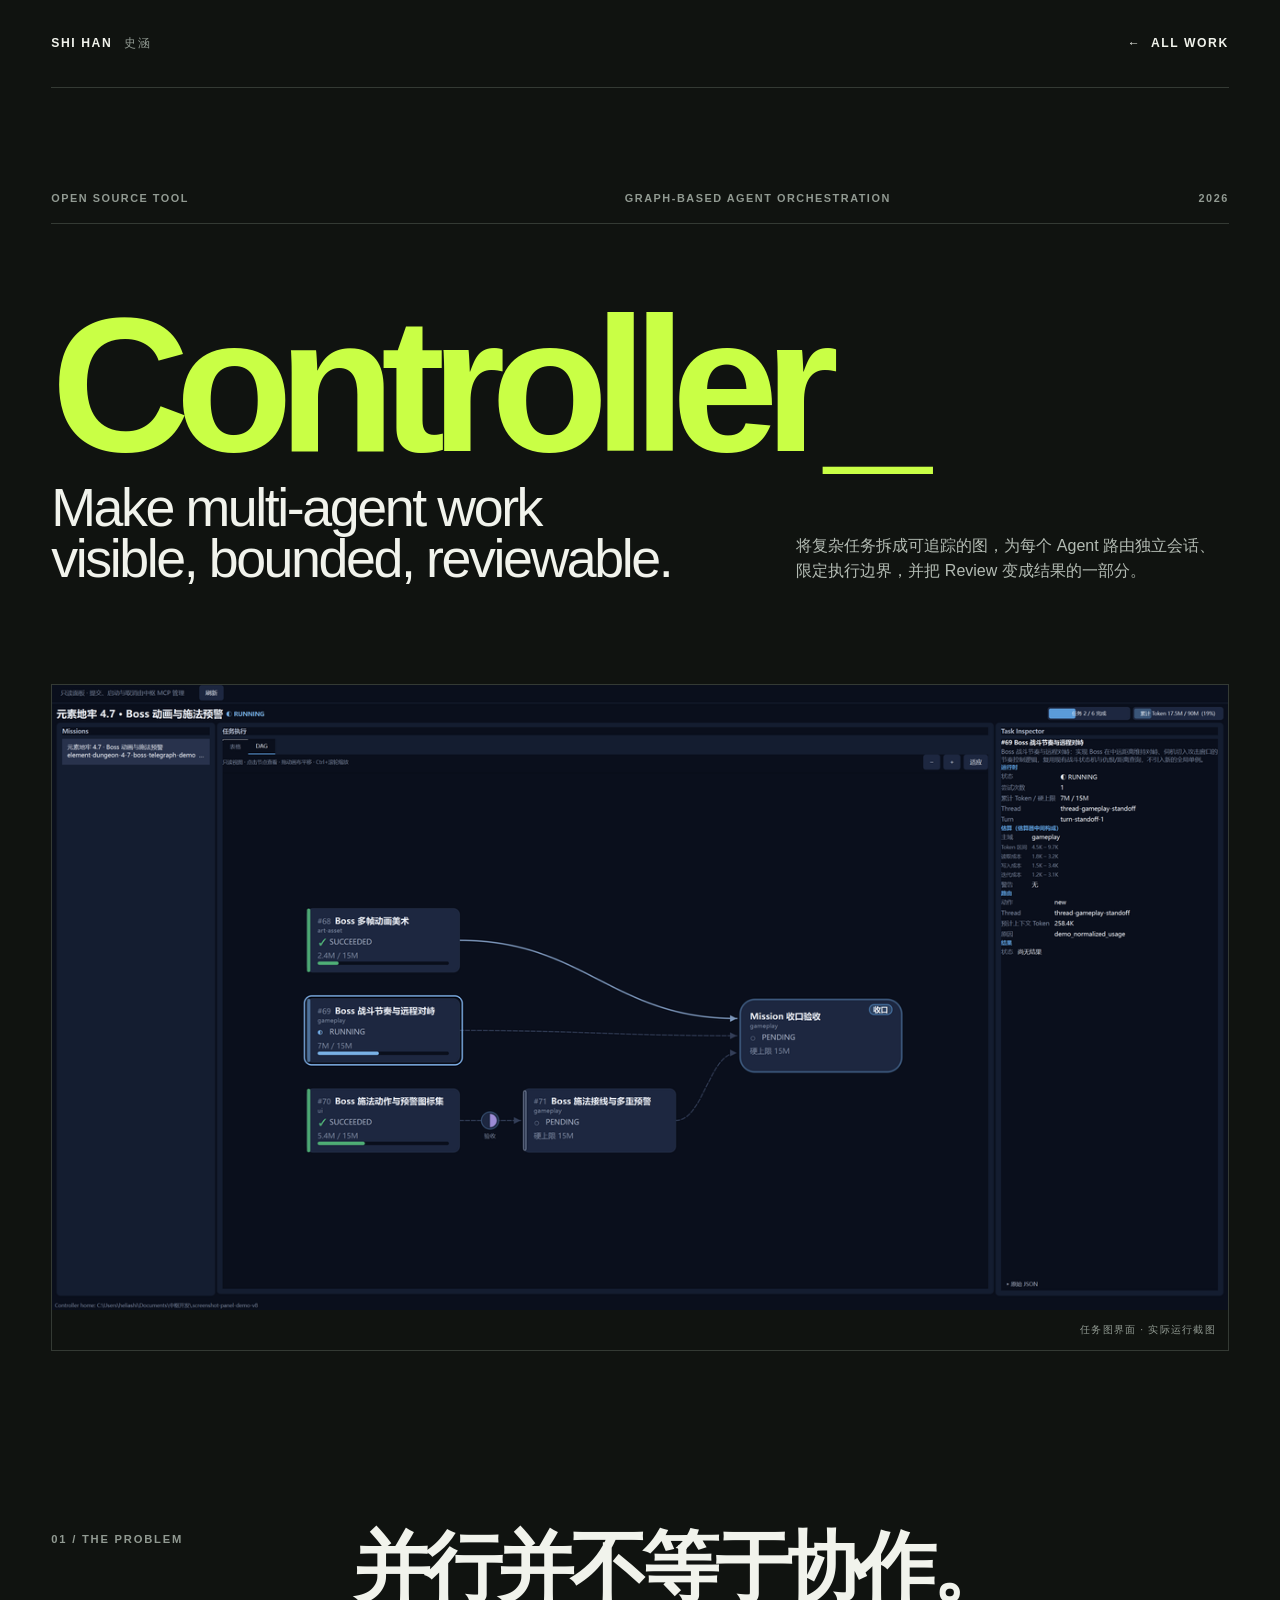
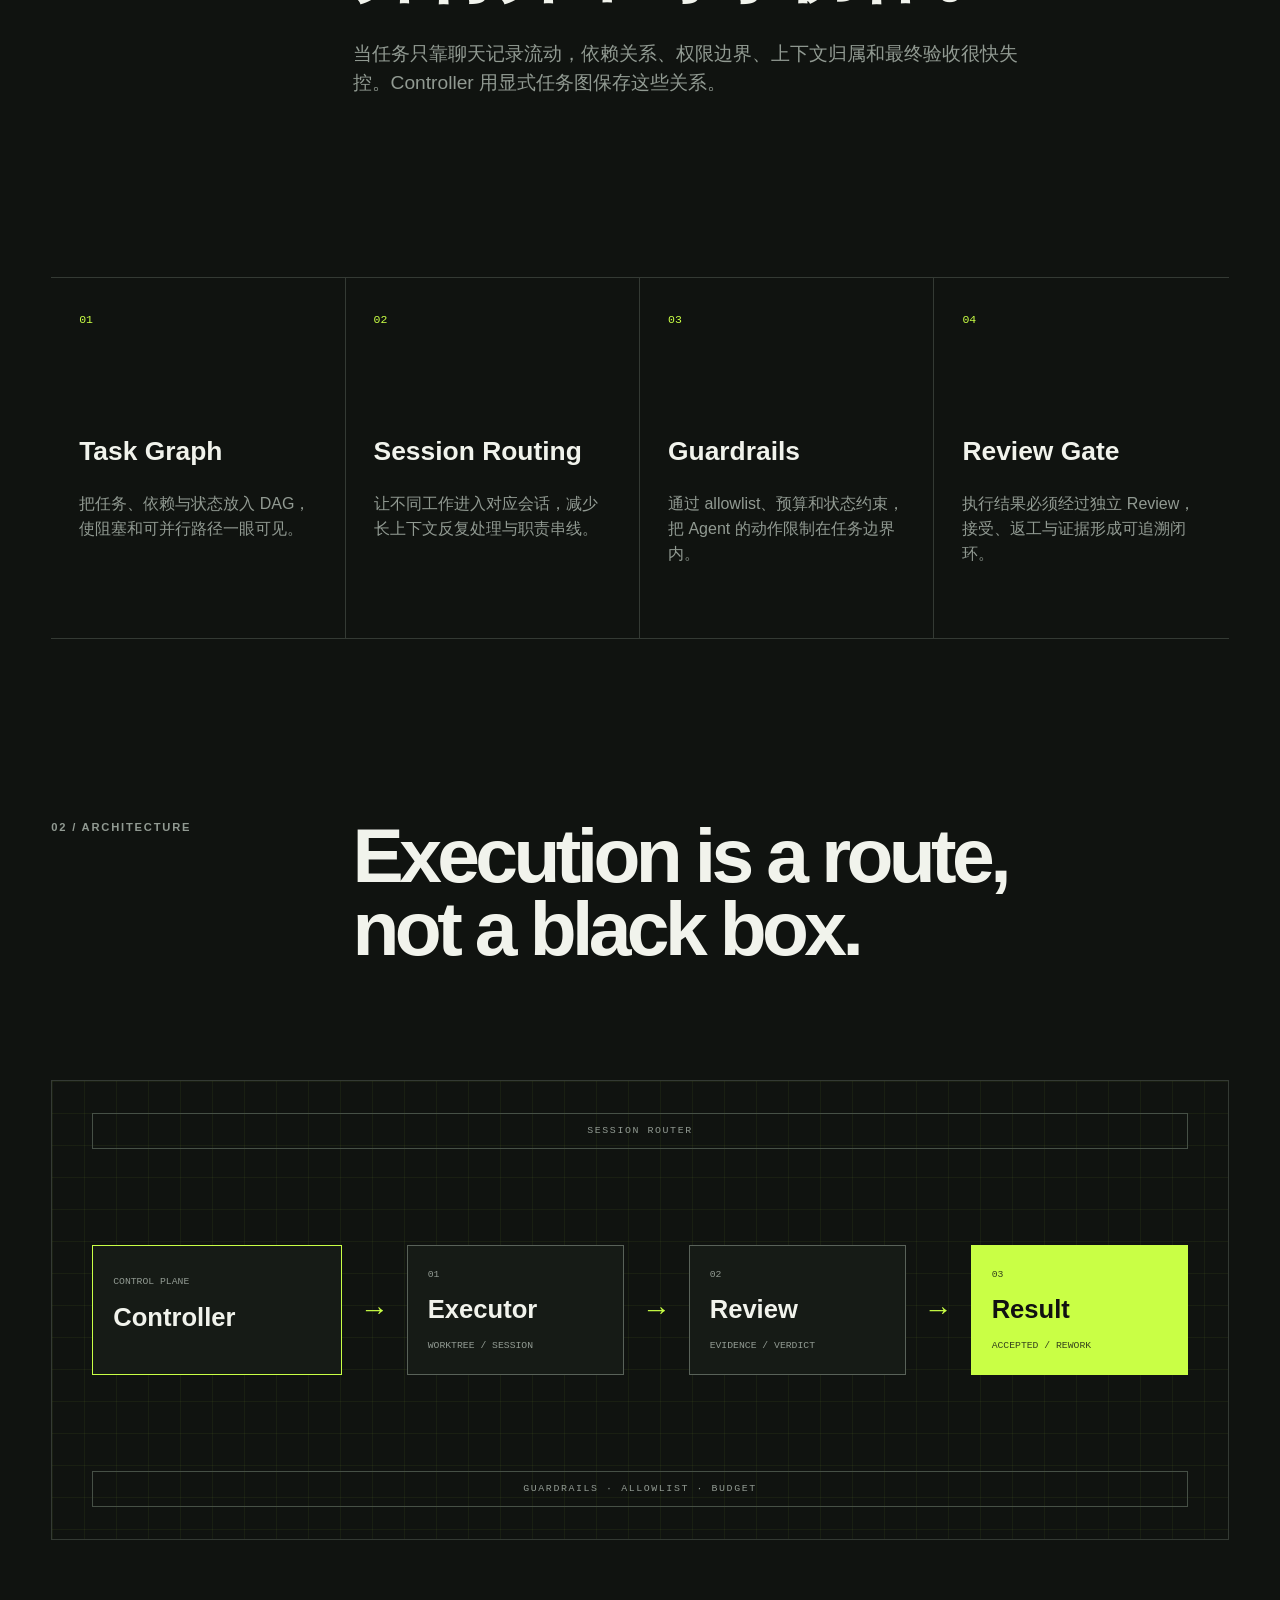
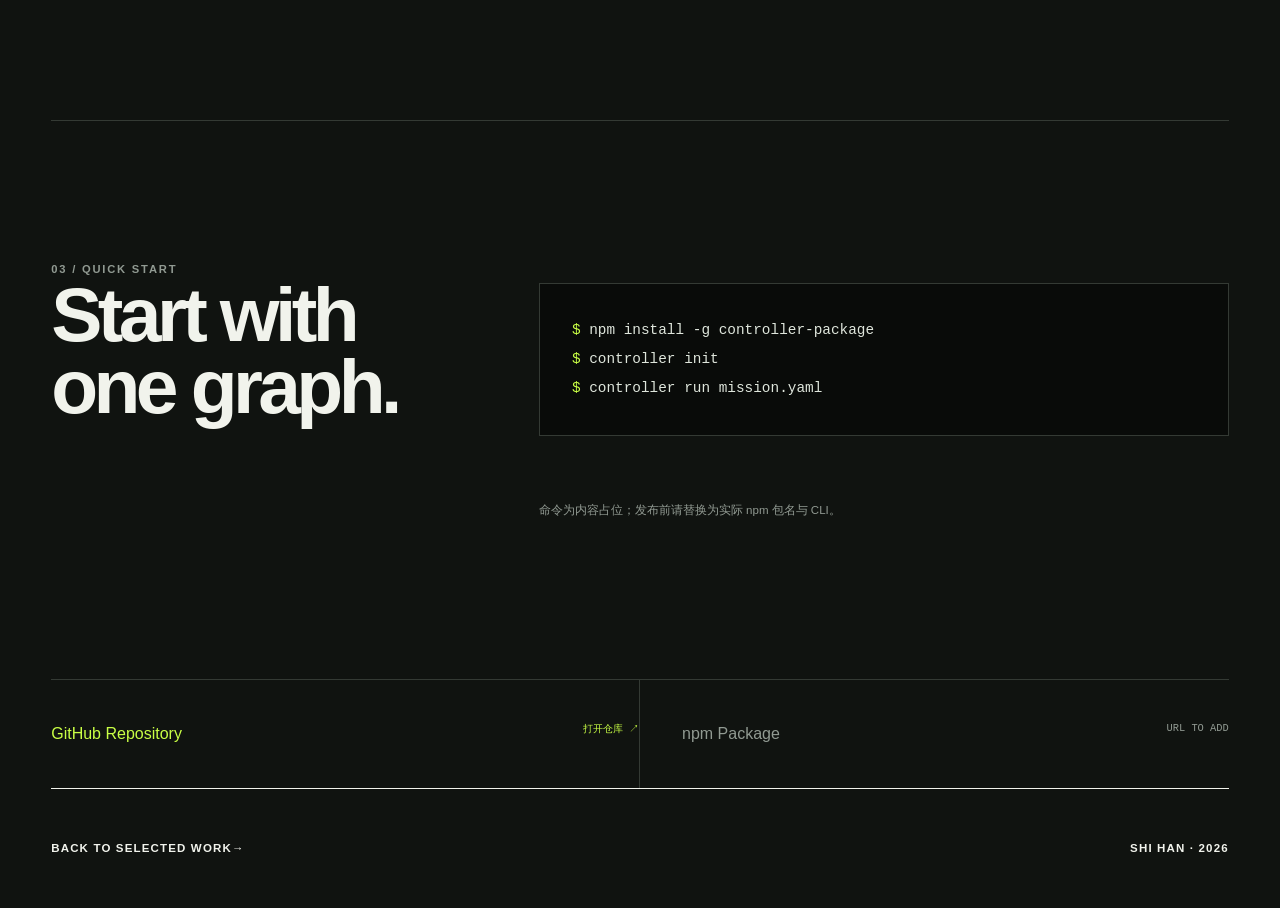
<file: tools/controller/index.html>
<!doctype html>
<html lang="zh-CN">
<head>
  <meta charset="UTF-8">
  <meta name="viewport" content="width=device-width, initial-scale=1">
  <meta name="description" content="Controller：面向 Codex 多 Agent 协作的图式编排工具。">
  <title>Controller — SHI HAN</title>
  <link rel="icon" href="../../assets/favicon.svg" type="image/svg+xml">
  <link rel="stylesheet" href="../../styles.css">
  <script src="../../script.js" defer></script>
</head>
<body class="controller-page">
  <a class="skip-link" href="#main">跳到主要内容</a>
  <header class="site-header shell">
    <a class="identity" href="../../">SHI HAN <span>史涵</span></a>
    <a class="back-link" href="../../#work"><span aria-hidden="true">←</span> All Work</a>
  </header>
  <main id="main">
    <section class="controller-hero shell">
      <div class="case-kicker reveal"><span>OPEN SOURCE TOOL</span><span>GRAPH-BASED AGENT ORCHESTRATION</span><span>2026</span></div>
      <h1 class="reveal">Controller<span class="terminal-cursor" aria-hidden="true">_</span></h1>
      <div class="controller-deck reveal">
        <p>Make multi-agent work<br>visible, bounded, reviewable.</p>
        <p>将复杂任务拆成可追踪的图，为每个 Agent 路由独立会话、限定执行边界，并把 Review 变成结果的一部分。</p>
      </div>
      <figure class="case-cover controller-cover reveal">
        <img src="../../assets/controller-dashboard.png" alt="Controller 实际运行界面：任务节点、依赖路径与任务检查器共同展示一个正在执行的任务图" width="1280" height="681" decoding="async">
        <figcaption>任务图界面 · 实际运行截图</figcaption>
      </figure>
    </section>

    <section class="controller-problem shell reveal">
      <p class="section-number">01 / THE PROBLEM</p>
      <div><h2>并行并不等于协作。</h2><p>当任务只靠聊天记录流动，依赖关系、权限边界、上下文归属和最终验收很快失控。Controller 用显式任务图保存这些关系。</p></div>
    </section>

    <section class="feature-matrix shell reveal" aria-labelledby="features-title">
      <h2 id="features-title" class="sr-only">核心能力</h2>
      <article><span>01</span><h3>Task Graph</h3><p>把任务、依赖与状态放入 DAG，使阻塞和可并行路径一眼可见。</p></article>
      <article><span>02</span><h3>Session Routing</h3><p>让不同工作进入对应会话，减少长上下文反复处理与职责串线。</p></article>
      <article><span>03</span><h3>Guardrails</h3><p>通过 allowlist、预算和状态约束，把 Agent 的动作限制在任务边界内。</p></article>
      <article><span>04</span><h3>Review Gate</h3><p>执行结果必须经过独立 Review，接受、返工与证据形成可追溯闭环。</p></article>
    </section>

    <section class="architecture shell reveal" aria-labelledby="architecture-title">
      <div class="architecture-head"><p class="section-number">02 / ARCHITECTURE</p><h2 id="architecture-title">Execution is a route,<br>not a black box.</h2></div>
      <div class="architecture-graph" role="img" aria-label="任务从 Controller 依次进入 Executor、Review，最后生成 Result；Session Router 和 Guardrails 约束执行过程">
        <div class="arch-node arch-node--main"><small>CONTROL PLANE</small><strong>Controller</strong></div>
        <div class="arch-arrow" aria-hidden="true">→</div>
        <div class="arch-node"><small>01</small><strong>Executor</strong><span>worktree / session</span></div>
        <div class="arch-arrow" aria-hidden="true">→</div>
        <div class="arch-node"><small>02</small><strong>Review</strong><span>evidence / verdict</span></div>
        <div class="arch-arrow" aria-hidden="true">→</div>
        <div class="arch-node arch-node--result"><small>03</small><strong>Result</strong><span>accepted / rework</span></div>
        <div class="arch-rail arch-rail--top"><span>SESSION ROUTER</span></div>
        <div class="arch-rail arch-rail--bottom"><span>GUARDRAILS · ALLOWLIST · BUDGET</span></div>
      </div>
    </section>

    <section class="quick-start shell reveal" aria-labelledby="quick-title">
      <div><p class="section-number">03 / QUICK START</p><h2 id="quick-title">Start with one graph.</h2></div>
      <pre aria-label="Controller 安装和启动示例"><code><span>$</span> npm install -g controller-package
<span>$</span> controller init
<span>$</span> controller run mission.yaml</code></pre>
      <p class="placeholder-note">命令为内容占位；发布前请替换为实际 npm 包名与 CLI。</p>
    </section>

    <section id="links" class="controller-links shell reveal">
      <a class="controller-link" href="https://github.com/shihan05611-cmd/Controller" target="_blank" rel="noopener">GitHub Repository <span>打开仓库 ↗</span></a>
      <a class="disabled-link" aria-disabled="true">npm Package <span>URL TO ADD</span></a>
    </section>
  </main>
  <footer class="site-footer shell"><a href="../../">Back to Selected Work <span aria-hidden="true">→</span></a><p>SHI HAN · <span data-year>2026</span></p></footer>
</body>
</html>
</file>
<file: home.css>
:root {
  --paper:#f5f3ee;
  --surface:#eeece5;
  --ink:#252a26;
  --muted:#62665e;
  --line:#d4d6cb;
  --accent:#865b38;
  --dark:#252e28;
  --light:#f4f2e9;
  --body:"Segoe UI","PingFang SC","Microsoft YaHei",sans-serif;
  --serif:"Palatino Linotype","Noto Serif CJK SC","Songti SC",SimSun,serif;
  --shell:min(1160px,calc(100% - 96px));
  color-scheme:light;
}

* {
  box-sizing:border-box;
}

html {
  scroll-behavior:smooth;
  scroll-padding-top:28px;
}

body {
  margin:0;
  background:var(--paper);
  color:var(--ink);
  font:16px/1.8 var(--body);
  -webkit-font-smoothing:antialiased;
}

a {
  color:inherit;
  text-decoration:none;
}

button {
  font:inherit;
  cursor:pointer;
}

a,button,summary {
  touch-action:manipulation;
}

img {
  display:block;
  max-width:100%;
  height:auto;
}

button,a,summary {
  -webkit-tap-highlight-color:transparent;
}

a:focus-visible,button:focus-visible,summary:focus-visible,[tabindex]:focus-visible {
  outline:3px solid var(--accent);
  outline-offset:5px;
}

::selection {
  background:#ddd8bc;
}

.shell {
  width:var(--shell);
  margin-inline:auto;
}

.skip-link {
  position:fixed;
  top:10px;
  left:10px;
  transform:translateY(-160%);
  padding:10px 16px;
  background:var(--ink);
  color:var(--paper);
  z-index:20;
}

.skip-link:focus {
  transform:none;
}

.site-header {
  min-height:100px;
  display:flex;
  justify-content:space-between;
  align-items:center;
  border-bottom:1px solid var(--line);
  gap:24px;
}

.identity {
  display:inline-flex;
  align-items:center;
  gap:12px;
  font-size:14px;
  font-weight:650;
  letter-spacing:1.5px;
  min-height:44px;
}

.identity-mark {
  font:italic 32px var(--serif);
  letter-spacing:-3px;
  margin-right:12px;
}

.identity-cn {
  color:var(--muted);
  font-size:12px;
  font-weight:400;
}

.site-header nav {
  display:flex;
  gap:32px;
  font-size:13px;
}

.site-header nav a {
  display:flex;
  align-items:center;
  min-height:44px;
  transition:color .2s;
}

.site-header nav a:hover,.inline-link:hover {
  color:var(--accent);
}

.eyebrow {
  font:11px/1.6 var(--body);
  font-weight:600;
  letter-spacing:2px;
  color:var(--muted);
  margin:0;
}

/* Project narratives */
.work-section {
  padding-top:95px;
}

.section-heading {
  display:flex;
  justify-content:space-between;
  align-items:end;
  margin-bottom:55px;
  gap:20px;
}

.section-heading h2 {
  font-size:clamp(24px,2.8vw,34px);
  font-weight:500;
  line-height:1.5;
  letter-spacing:-1px;
  margin:13px 0 0;
}

.section-count {
  font:11px ui-monospace,monospace;
  color:var(--muted);
  white-space:nowrap;
  padding-bottom:8px;
}

.project {
  padding-top:28px;
  border-top:1px solid var(--line);
  margin-bottom:115px;
}

.project-heading {
  display:flex;
  justify-content:space-between;
  align-items:center;
  gap:24px;
  margin-bottom:30px;
}

.project-heading .project-name {
  font-size:35px;
  line-height:1.4;
  letter-spacing:-1px;
  font-weight:550;
  margin:10px 0 0;
}

.project-heading .project-name span {
  font:italic 20px var(--serif);
  color:var(--muted);
  letter-spacing:0;
  margin-left:20px;
}

.button-link {
  border:1px solid #a6ab9c;
  border-radius:3px;
  display:inline-flex;
  align-items:center;
  justify-content:center;
  gap:30px;
  font-size:13px;
  min-height:46px;
  padding:9px 20px;
  white-space:nowrap;
  transition:background .2s,color .2s;
}

.button-link:hover {
  background:var(--ink);
  color:var(--paper);
}

.project-image {
  display:block;
  position:relative;
  overflow:hidden;
  background:#151b22;
}

.project-image img {
  width:100%;
  transition:transform .3s;
}

.project-image:hover img {
  transform:scale(1.012);
}

.dungeon-image {
  padding:24px 24px 0;
  background:#202725;
  border:1px solid #36403a;
  border-radius:5px;
}

.dungeon-image img {
  border:1px solid #46544a;
}

.image-caption {
  position:relative;
  display:flex;
  justify-content:space-between;
  gap:15px;
  padding:13px 0;
  color:#c9d0c5;
  font-size:10px;
  letter-spacing:1.5px;
}

.project-story {
  display:grid;
  grid-template-columns:1fr 3fr;
  gap:60px;
  padding:48px 0 35px;
}

.side-label {
  font-size:12px;
  line-height:1.8;
  margin:6px 0;
  color:var(--accent);
}

.side-label span {
  font-size:9px;
  letter-spacing:1.4px;
  color:var(--muted);
}

.project-story h4 {
  font-size:clamp(25px,3vw,35px);
  font-weight:500;
  line-height:1.5;
  letter-spacing:-.5px;
  margin:0 0 18px;
}

.project-story p:not(.side-label) {
  color:var(--muted);
  font-size:15px;
  line-height:1.95;
  max-width:760px;
  margin:0;
}

/* Element reaction explorer */
.reaction-lab,.synergy-study {
  border:1px solid var(--line);
  background:var(--surface);
  border-radius:4px;
  padding:27px 32px 16px;
}

.lab-heading {
  display:flex;
  align-items:center;
  justify-content:space-between;
  gap:15px;
}

.lab-heading>span {
  font-size:11px;
  color:var(--muted);
}

.reaction-layout {
  display:grid;
  grid-template-columns:1fr 70px 1.65fr;
  align-items:center;
  gap:20px;
  padding:30px 20px 20px;
}

.reaction-source {
  display:grid;
  justify-items:center;
  text-align:center;
}

.earth-symbol {
  display:grid;
  place-items:center;
  width:65px;
  height:65px;
  border:1px solid #bcb19a;
  background:#e6e0d2;
  color:var(--accent);
  font:48px var(--serif);
  margin-bottom:16px;
  box-shadow:5px 5px 0 #ded7c7;
}

.reaction-source strong {
  font-size:22px;
  font-weight:500;
  margin-top:5px;
}

.reaction-source p {
  font-size:13px;
  color:var(--muted);
  margin:10px 0 0;
  line-height:1.8;
}

.reaction-arrow {
  font:32px var(--serif);
  color:#7c8274;
  text-align:center;
}

.reaction-controls {
  display:flex;
  gap:8px;
  flex-wrap:wrap;
}

.reaction-controls button {
  border:1px solid #c7cabc;
  display:flex;
  align-items:center;
  justify-content:center;
  gap:9px;
  padding:9px 16px;
  min-height:44px;
  border-radius:3px;
  color:var(--muted);
  background:transparent;
  font-size:13px;
  transition:background .2s,border-color .2s;
}

.reaction-controls button:hover {
  background:#e2e3d9;
}

.reaction-controls button[aria-pressed="true"] {
  background:var(--paper);
  border-color:var(--ink);
  color:var(--ink);
  box-shadow:0 2px 5px #252a260b;
}

.element-dot {
  width:7px;
  height:7px;
  border-radius:50%;
  display:inline-block;
}

.water {
  background:#537d8b;
}

.fire {
  background:#a05b40;
}

.lightning {
  background:#79628f;
}

.reaction-result {
  margin-top:19px;
  padding:20px 24px;
  background:var(--paper);
  border-left:2px solid #537d8b;
  min-height:159px;
}

.result-index {
  font:10px ui-monospace,monospace;
  letter-spacing:1px;
  color:#426775;
}

.reaction-result h5 {
  font-size:23px;
  line-height:1.5;
  font-weight:500;
  margin:8px 0;
}

.reaction-result p {
  font-size:14px;
  color:var(--muted);
  line-height:1.9;
  margin:0;
  max-width:460px;
}

[data-reaction="fire"] .reaction-result {
  border-color:#a05b40;
}

[data-reaction="fire"] .result-index {
  color:#924a31;
}

[data-reaction="lightning"] .reaction-result {
  border-color:#79628f;
}

[data-reaction="lightning"] .result-index {
  color:#79628f;
}

.lab-footnote {
  text-align:right;
  font-size:10px;
  color:var(--muted);
  margin:7px 0 0;
}

.insight-row {
  display:grid;
  grid-template-columns:35px 1fr;
  gap:18px;
  padding:30px 0;
}

.insight-number {
  font:12px ui-monospace,monospace;
  color:var(--accent);
  padding-top:8px;
}

.insight-row h4 {
  font-size:19px;
  font-weight:500;
  margin:0 0 8px;
}

.insight-row p {
  font-size:14px;
  color:var(--muted);
  margin:0;
  max-width:830px;
}

/* Native disclosure keeps the technical notes usable without JavaScript. */
.design-note {
  border-top:1px solid var(--line);
  border-bottom:1px solid var(--line);
}

.design-note summary {
  cursor:pointer;
  list-style:none;
  display:flex;
  align-items:center;
  justify-content:space-between;
  gap:24px;
  min-height:88px;
  padding:20px 0;
  font-size:14px;
}

.design-note summary::-webkit-details-marker {
  display:none;
}

.design-note summary>span:first-child {
  display:flex;
  gap:24px;
  align-items:center;
}

.design-note summary .eyebrow {
  color:var(--accent);
  white-space:nowrap;
  font-size:10px;
}

.details-icon {
  flex-shrink:0;
  width:28px;
  height:28px;
  border:1px solid var(--line);
  border-radius:50%;
  position:relative;
}

.details-icon:before,.details-icon:after {
  content:"";
  position:absolute;
  top:12px;
  left:8px;
  width:10px;
  height:1px;
  background:var(--ink);
}

.details-icon:after {
  transform:rotate(90deg);
}

details[open] .details-icon:after {
  transform:rotate(0);
}

.note-content {
  padding:0 0 28px;
  font-size:14px;
  color:var(--muted);
}

.note-content>p:first-child {
  margin:0 0 20px;
  max-width:800px;
}

.table-scroll {
  overflow-x:auto;
}

table {
  width:100%;
  border-collapse:collapse;
  font-size:13px;
  text-align:left;
}

th,td {
  padding:16px;
  border-bottom:1px solid var(--line);
  vertical-align:top;
}

thead {
  background:var(--surface);
}

th {
  font-weight:550;
  color:var(--ink);
}

tbody th {
  width:16%;
  min-width:100px;
}

td:nth-child(2) {
  width:28%;
  min-width:170px;
}

.note-aside {
  font-size:12px!important;
  line-height:1.9;
  color:var(--muted);
  margin:20px 0 0;
}

/* Chessors: shared components across builds. */
.chess-showcase {
  display:grid;
  grid-template-columns:.65fr 1fr;
  align-items:center;
  background:#262d29;
  border-radius:4px;
  overflow:hidden;
  padding:28px 28px 0 40px;
  gap:35px;
}

.chess-intro {
  padding-bottom:28px;
}

.chess-intro .eyebrow {
  color:#c0c7b6;
  font-size:10px;
}

.chess-intro>p {
  font-family:var(--serif);
  font-size:clamp(23px,2.7vw,34px);
  line-height:1.7;
  color:var(--light);
  margin:38px 0;
}

.chess-intro>p span {
  color:#c8cfb9;
}

.small-label {
  font-size:11px;
  color:#c0c7b6;
  letter-spacing:1px;
}

.chess-image {
  background:transparent;
}

.chess-image img {
  border:1px solid #6b6453;
}

.level-track {
  display:grid;
  grid-template-columns:repeat(3,1fr);
  gap:24px;
  margin-top:30px;
}

.level-track>div {
  padding:0 20px 24px 0;
  border-right:1px solid var(--line);
}

.level-track>div:last-child {
  border:0;
}

.level-track span {
  font:10px ui-monospace,monospace;
  color:var(--accent);
  letter-spacing:1px;
}

.level-track h5 {
  font-size:21px;
  font-weight:500;
  margin:10px 0;
}

.level-track p {
  font-size:13px;
  color:var(--muted);
  margin:0;
  line-height:1.9;
}

.synergy-branches {
  border-top:1px solid var(--line);
  padding:24px 0 10px;
  display:grid;
  grid-template-columns:.75fr 1fr 1fr;
  gap:28px;
  align-items:start;
}

.shared-relic {
  font-size:11px;
  color:var(--muted);
}

.shared-relic strong {
  font-size:17px;
  font-weight:500;
  display:block;
  color:var(--ink);
  margin-top:4px;
}

.branch-label {
  color:var(--accent);
  font-size:12px;
}

.synergy-branches p {
  color:var(--muted);
  font-size:13px;
  margin:7px 0;
}

.iteration {
  padding:35px 0;
}

.iteration-heading {
  display:flex;
  align-items:center;
  gap:20px;
}

.iteration-badge {
  font-size:10px;
  background:#e6e8dc;
  color:#566144;
  padding:4px 9px;
  white-space:nowrap;
  border-radius:3px;
}

.iteration h4 {
  font-size:20px;
  font-weight:500;
  margin:0;
}

.iteration>p {
  font-size:14px;
  color:var(--muted);
  max-width:880px;
  margin:16px 0;
}

.charge-flow {
  display:flex;
  gap:24px;
  list-style:none;
  padding:18px 0 0;
  margin:0;
  flex-wrap:wrap;
}

.charge-flow li {
  font-size:13px;
  display:flex;
  align-items:center;
  gap:9px;
}

.charge-flow li+li:before {
  content:"→";
  color:var(--muted);
  margin-right:15px;
}

.charge-flow span {
  font:10px ui-monospace,monospace;
  color:var(--accent);
}

.balance-notes {
  display:grid;
  grid-template-columns:1fr 1fr 1.2fr;
  gap:30px;
}

.balance-notes h5 {
  font-size:16px;
  font-weight:500;
  color:var(--ink);
  margin:0 0 10px;
}

.balance-notes p {
  margin:0;
  font-size:13px;
}







.explorations {
  padding:100px 0 80px;
}

.exploration-grid {
  display:grid;
  grid-template-columns:1fr 1fr;
  gap:44px;
}

.exploration-image {
  height:280px;
  display:flex;
  align-items:center;
  justify-content:center;
  background:#e9e7df;
  overflow:hidden;
  padding:18px;
  border:1px solid var(--line);
  border-radius:4px;
  margin-bottom:27px;
}

.exploration-image img {
  width:100%;
  height:100%;
  object-fit:contain;
  transition:transform .3s;
}

.exploration-image:hover img {
  transform:scale(1.025);
}

.tool-image {
  background:#242b26;
}

.exploration-card h3 {
  font-size:26px;
  font-weight:500;
  margin:9px 0 10px;
}

.exploration-card>p:not(.eyebrow) {
  font-size:14px;
  color:var(--muted);
  max-width:480px;
  margin:0 0 13px;
}

.inline-link {
  min-height:44px;
  display:inline-flex;
  align-items:center;
  gap:28px;
  font-size:12px;
  border-bottom:1px solid var(--line);
}

.site-footer {
  border-top:1px solid var(--line);
  display:flex;
  align-items:center;
  justify-content:space-between;
  gap:20px;
  min-height:115px;
  font-size:10px;
  color:var(--muted);
  letter-spacing:1px;
}

.site-footer>a:last-child {
  min-height:44px;
  display:inline-flex;
  align-items:center;
  font-size:12px;
}

.site-footer .identity {
  color:var(--ink);
}

@media(min-width:1500px) {

.hero-art {
    min-height:440px;
  }

}

@media(max-width:1000px) {
  :root {
    --shell:calc(100% - 64px);
  }

.hero-art {
    min-height:340px;
  }

.orbit-inner {
    width:225px;
    height:290px;
  }

.piece {
    width:35px;
    height:35px;
  }

.piece-two {
    bottom:53px;
  }

.art-label-one {
    left:0;
    top:95px;
  }

.hero-description {
    font-size:14px;
  }

  .project-story {
    gap:30px;
  }

  .reaction-layout {
    padding-inline:0;
    grid-template-columns:1fr 40px 1.8fr;
    gap:12px;
  }

  .reaction-controls button {
    padding-inline:12px;
  }

  .chess-showcase {
    gap:24px;
    padding:24px 24px 0;
  }

  .iteration-heading {
    align-items:start;
    flex-direction:column;
    gap:12px;
  }

  .charge-flow {
    gap:15px;
  }

  .charge-flow li+li:before {
    margin-right:0;
  }

  .exploration-image {
    height:230px;
  }

}

@media(max-width:700px) {
  :root {
    --shell:calc(100% - 40px);
  }

  .site-header {
    min-height:80px;
    gap:10px;
  }

  .identity-mark {
    margin-right:4px;
  }

  .identity-cn {
    display:none;
  }

  .site-header nav {
    gap:18px;
    font-size:12px;
  }

  .site-header nav a:last-child {
    display:none;
  }

  .identity {
    font-size:12px;
    gap:6px;
  }

.hero h1 {
    font-size:52px;
    letter-spacing:-2px;
    margin:23px 0;
  }

.hero-art {
    min-height:290px;
    width:min(360px,100%);
    justify-self:center;
    margin-top:32px;
  }

.art-label-one {
    left:3px;
    top:90px;
  }

.orbit-outer {
    width:275px;
    height:245px;
  }

.hero-bottom {
    margin-top:28px;
    padding:18px 0;
    font-size:10px;
    gap:20px;
    letter-spacing:.5px;
  }

  .work-section {
    padding-top:55px;
  }

  .section-heading {
    margin-bottom:33px;
    gap:12px;
  }

  .section-heading h2 {
    font-size:25px;
    letter-spacing:-.5px;
  }

  .section-count {
    font-size:10px;
  }

  .project {
    margin-bottom:65px;
    padding-top:22px;
  }

  .project-heading {
    gap:12px;
    margin-bottom:22px;
  }

  .project-heading .eyebrow {
    font-size:9px;
    letter-spacing:1px;
  }

  .project-heading .project-name {
    font-size:28px;
  }

  .project-heading .project-name span {
    display:block;
    font-size:15px;
    margin:4px 0 0;
  }

  .button-link {
    gap:16px;
    padding:8px 12px;
    font-size:12px;
  }

  .dungeon-image {
    padding:10px 10px 0;
  }

  .image-caption {
    font-size:9px;
    letter-spacing:.4px;
    padding:10px 0;
  }

  .project-story {
    grid-template-columns:1fr;
    gap:20px;
    padding:30px 0;
  }

  .side-label {
    display:flex;
    gap:12px;
    align-items:center;
    margin:0;
  }

  .side-label br {
    display:none;
  }

  .project-story h4 {
    font-size:27px;
    margin-bottom:16px;
  }

  .project-story p:not(.side-label) {
    font-size:16px;
  }

  .reaction-lab,.synergy-study {
    padding:20px 18px 14px;
  }

  .lab-heading {
    align-items:start;
    flex-direction:column;
    gap:8px;
  }

  .lab-heading .eyebrow {
    font-size:10px;
    letter-spacing:1px;
  }

  .reaction-layout {
    grid-template-columns:1fr;
    gap:15px;
    padding:24px 0 10px;
  }

  .reaction-source {
    grid-template-columns:64px 1fr;
    column-gap:20px;
    justify-items:start;
    text-align:left;
  }

  .earth-symbol {
    grid-row:1/4;
    width:55px;
    height:55px;
    margin:0;
    align-self:center;
  }

  .reaction-source .eyebrow {
    font-size:9px;
  }

  .reaction-source strong {
    font-size:20px;
  }

  .reaction-source p {
    margin:5px 0 0;
    font-size:12px;
  }

  .reaction-source p br {
    display:none;
  }

  .reaction-arrow {
    transform:rotate(90deg);
    font-size:25px;
    line-height:1.2;
  }

  .reaction-controls {
    gap:7px;
  }

  .reaction-controls button {
    flex:1;
    padding:9px 8px;
    font-size:12px;
    gap:6px;
  }

  .reaction-result {
    padding:18px;
    min-height:172px;
  }

  .reaction-result p {
    font-size:16px;
  }

  .reaction-result h5 {
    font-size:22px;
  }

  .lab-footnote {
    font-size:9px;
  }

  .insight-row {
    grid-template-columns:24px 1fr;
    gap:12px;
    padding:25px 0;
  }

  .insight-row h4 {
    font-size:18px;
  }

  .insight-row p {
    font-size:16px;
  }

  .design-note summary>span:first-child {
    display:block;
    font-size:14px;
  }

  .design-note summary .eyebrow {
    display:block;
    margin-bottom:6px;
  }

  .design-note summary {
    gap:16px;
  }

  .note-content {
    font-size:16px;
  }

  .chess-showcase {
    grid-template-columns:1fr;
    padding:25px 14px 0;
    gap:12px;
  }

  .chess-intro {
    padding:0 12px;
  }

  .chess-intro>p {
    font-size:26px;
    margin:15px 0;
  }

  .small-label {
    display:block;
    margin-bottom:14px;
  }

  .level-track {
    grid-template-columns:1fr;
    gap:20px;
    margin-top:24px;
  }

  .level-track>div {
    border:0;
    border-bottom:1px solid var(--line);
    padding:0 0 20px;
  }

  .level-track h5 {
    font-size:20px;
    margin:7px 0;
  }

  .level-track p {
    font-size:16px;
  }

  .level-track br {
    display:none;
  }

  .synergy-branches {
    grid-template-columns:1fr;
    gap:18px;
    padding-top:20px;
  }

  .synergy-branches p {
    font-size:16px;
    margin:4px 0;
  }

  .shared-relic strong {
    font-size:19px;
  }

  .iteration>p {
    font-size:16px;
  }

  .iteration h4 {
    font-size:21px;
  }

  .charge-flow {
    flex-direction:column;
    align-items:start;
    gap:12px;
    padding-top:5px;
  }

  .charge-flow li {
    font-size:14px;
  }

  .charge-flow li+li:before {
    display:none;
  }

  .balance-notes {
    grid-template-columns:1fr;
    gap:24px;
  }

  .balance-notes p {
    font-size:16px;
  }

.approach h2 {
    font-size:29px;
    line-height:1.65;
  }

.approach-bottom>span {
    font-size:32px;
  }

.explorations {
    padding:55px 0;
  }

  .exploration-grid {
    grid-template-columns:1fr;
    gap:40px;
  }

  .exploration-image {
    height:240px;
    margin-bottom:20px;
  }

  .exploration-card>p:not(.eyebrow) {
    font-size:16px;
  }

  .site-footer {
    flex-wrap:wrap;
    justify-content:space-between;
    gap:5px;
    padding:22px 0;
    min-height:110px;
  }

  .site-footer p {
    order:3;
    width:100%;
    margin:0;
    font-size:9px;
  }

}

@media(max-width:370px) {

.site-header nav {
    gap:12px;
  }

.reaction-controls button {
    font-size:11px;
    padding-inline:6px;
  }

  .section-heading h2 {
    font-size:22px;
  }

  .section-count {
    font-size:9px;
  }

}

@media(prefers-reduced-motion:reduce) {
  html {
    scroll-behavior:auto;
  }

  *,*::before,*::after {
    transition:none!important;
    animation:none!important;
  }

}
</file>
<file: sketch.css>
/* A restrained sketchbook layer, scoped to the game homepage. */
:root {
  --paper: #faf9f5;
  --surface: #f1f0e9;
  --ink: #292d32;
  --muted: #60646a;
  --line: #d9d9d1;
  --accent: #305cc5;
  --dark: #262c36;
  --pen: #305cc5;
}

.site-header { min-height: 84px; }
.identity-mark { color: var(--pen); }
.work-section { padding-top: 48px; }
.section-heading { margin-bottom: 40px; }
.section-heading h1 {
  margin: 8px 0 0;
  font-size: clamp(36px, 4.5vw, 56px);
  font-weight: 550;
  line-height: 1.25;
  letter-spacing: -2px;
}
.title-period { color: var(--pen); }
.section-heading .eyebrow { font-size: 10px; }
.section-count { font-size: 12px; }
.project { position: relative; margin-bottom: 85px; }
.project-heading .project-name { font-size: 30px; }
.project-heading .project-name span { font-size: 17px; }
.button-link {
  border-color: var(--ink);
  border-radius: 3px 7px 4px 6px;
  box-shadow: 3px 3px 0 var(--line);
}
.button-link:hover { background: var(--pen); border-color: var(--pen); }
.project-story h4 { font-size: clamp(24px, 2.6vw, 31px); }
.project-story { padding-top: 36px; }
.side-label { position: relative; }
.side-label::before {
  content: '';
  width: 36px;
  height: 2px;
  background: var(--pen);
  position: absolute;
  top: 51px;
  left: 0;
  transform: rotate(-5deg);
}
.element-showcase {
  display: grid;
  grid-template-columns: minmax(0, 2.6fr) minmax(230px, 1fr);
  gap: 24px;
  align-items: stretch;
}
.dungeon-image {
  padding: 12px 12px 0;
  border-radius: 4px;
  align-self: center;
}
.cat-playground {
  --cat-color: #8b745c;
  --cat-width: 116px;
  --cat-height: 112px;
  --cat-sheet: 928px;
  position: relative;
  display: flex;
  flex-direction: column;
  align-items: center;
  justify-content: center;
  min-height: 290px;
  background-image: linear-gradient(#293b4c09 1px, transparent 1px), linear-gradient(90deg, #293b4c09 1px, transparent 1px);
  background-size: 20px 20px;
  border: 1px solid var(--line);
  border-radius: 5px 13px 6px 11px;
  padding: 26px 16px 18px;
}
.cat-playground::before {
  content: '';
  position: absolute;
  top: -8px;
  left: calc(50% - 29px);
  width: 58px;
  height: 17px;
  background: #e2ddc6b3;
  transform: rotate(-5deg);
}
.cat-note { font-size: 12px; color: var(--pen); transform: rotate(-5deg); margin: 0; }
.cat-button {
  position: relative;
  display: grid;
  place-items: center;
  width: 164px;
  height: 158px;
  padding: 0;
  border: 0;
  background: none;
  border-radius: 50%;
  color: var(--cat-color);
}
.cat-button::before {
  content: '';
  position: absolute;
  width: 118px;
  height: 35px;
  bottom: 14px;
  border: 1.5px solid currentColor;
  border-radius: 49% 53% 48% 51%;
  transform: rotate(-8deg);
  opacity: .6;
}
.cat-button:hover::before { transform: rotate(7deg); }
.cat-sprite {
  display: block;
  width: var(--cat-width);
  height: var(--cat-height);
  background: url('./assets/characters/cat/cat_idle-cropped.png') 0 0 / var(--cat-sheet) var(--cat-height);
  image-rendering: pixelated;
  pointer-events: none;
  position: relative;
  z-index: 1;
  animation: cat-idle 1s steps(8) infinite;
  animation-play-state: paused;
}
.cat-playground[data-animate="running"] .cat-sprite { animation-play-state: running; }
.cat-button::after {
  content: '';
  position: absolute;
  inset: 10px;
  border-radius: 50%;
  background: radial-gradient(ellipse, color-mix(in srgb, var(--cat-color) 20%, transparent), transparent 70%);
  pointer-events: none;
}
.cat-rune {
  position: absolute;
  top: 19px;
  right: 9px;
  font-size: 12px;
  border: 1px solid currentColor;
  width: 27px;
  height: 27px;
  display: grid;
  place-items: center;
  border-radius: 42% 50% 47% 51%;
  transform: rotate(9deg);
}
@keyframes cat-idle { to { background-position-x: calc(-1 * var(--cat-sheet)); } }
.cat-element { display: flex; align-items: center; gap: 8px; font-size: 13px; margin-top: 8px; }
.cat-element::before { content: ''; width: 7px; height: 7px; border-radius: 50%; background: var(--cat-color); }
.cat-help { font-size: 10px; color: var(--muted); margin: 5px 0 0; }
.cat-animation-toggle {
  min-height: 44px;
  padding: 8px 12px;
  font-size: 11px;
  border: 0;
  background: none;
  text-decoration: underline;
  text-underline-offset: 4px;
  color: var(--muted);
}
.character-strip {
  position: relative;
  margin: 35px 0 26px;
  padding: 12px 16px 0;
  border-bottom: 1px solid var(--line);
}
.character-strip-heading { display: flex; gap: 16px; align-items: baseline; margin-bottom: 14px; }
.character-strip-heading .eyebrow { font-size: 10px; }
.character-strip-heading > span { font-size: 11px; color: var(--muted); }
.character-lineup { display: grid; grid-template-columns: repeat(4, minmax(0, 1fr)); gap: 20px; }
.character-lineup figure { margin: 0; position: relative; text-align: center; min-width: 0; }
.character-lineup figure::before {
  content: '';
  position: absolute;
  width: 76%;
  height: 48%;
  left: 12%;
  top: 27%;
  z-index: -1;
  background: #e9edeb;
  border-radius: 50% 45% 53% 42%;
  transform: rotate(-9deg);
}
.character-lineup figure:nth-child(2)::before { background: #f0e7df; transform: rotate(8deg); }
.character-lineup figure:nth-child(3)::before { background: #eeebe0; }
.character-lineup figure:nth-child(4)::before { background: #e3e9ef; transform: rotate(12deg); }
.character-lineup img {
  position: relative;
  width: 100%;
  height: 235px;
  object-fit: contain;
  object-position: center bottom;
  filter: drop-shadow(0 2px 0 #fff) drop-shadow(2px 0 0 #fff) drop-shadow(-2px 0 0 #fff);
}
.character-lineup figcaption { padding: 14px 0 18px; font-size: 12px; letter-spacing: 2px; }
.character-lineup figcaption span { display: block; font: 9px/1.7 ui-monospace, monospace; letter-spacing: 1px; color: var(--muted); }
.chess-showcase { grid-template-columns: .65fr 1fr; }
.chess-intro>p { font-family: var(--body); font-size: 27px; }
.reaction-lab,.synergy-study { border-radius: 4px 9px 5px 8px; }
.lab-heading .eyebrow { color: var(--pen); }
.earth-symbol { color: #846546; }
.insight-number { border: 1px solid var(--pen); width: 29px; height: 29px; border-radius: 50% 45% 50% 44%; text-align: center; padding-top: 7px; }
.level-track span { border-bottom: 2px solid #305cc52e; padding-bottom: 4px; }
.design-note summary:hover .details-icon { border-color: var(--pen); }
.iteration-badge { color: #385a99; background: #e8edf6; }
.explorations { padding-top: 15px; }
.exploration-image { border-radius: 3px; }

@media (max-width: 1000px) {
  .element-showcase { grid-template-columns: minmax(0, 2fr) minmax(210px, 1fr); gap: 18px; }
  .cat-playground { min-height: 260px; padding-block: 18px 6px; }
  .cat-button { height: 140px; }
  .character-lineup img { height: 210px; }
}
@media (max-width: 700px) {
  .work-section { padding-top: 32px; }
  .section-heading { margin-bottom: 30px; }
  .section-heading h1 { font-size: 39px; letter-spacing: -1px; }
  .project { margin-bottom: 60px; }
  .project-heading .project-name { font-size: 27px; }
  .project-heading .project-name span { font-size: 14px; }
  .element-showcase { grid-template-columns: 1fr; gap: 20px; }
  .cat-playground { min-height: 218px; }
  .cat-button { height: 128px; }
  .cat-element { margin-top: 0; }
  .cat-animation-toggle { position: absolute; bottom: 4px; right: 5px; font-size: 10px; }
  .cat-help { max-width: 180px; text-align: center; }
  .side-label::before { display: none; }
  .character-strip { padding-inline: 0; margin-top: 28px; }
  .character-lineup { grid-template-columns: repeat(2, minmax(0, 1fr)); gap: 16px; }
  .character-lineup img { height: 200px; }
  .character-lineup figcaption { padding-block: 10px 15px; }
  .character-strip-heading { gap: 10px; flex-wrap: wrap; }
  .chess-showcase { grid-template-columns: 1fr; }
  .chess-intro>p { font-size: 23px; }
  .explorations { padding-top: 0; }
}
@media (prefers-reduced-motion: reduce) {
  .cat-sprite { animation: none !important; }
  /* Playback here is only enabled after the visitor explicitly presses Play. */
  .cat-playground[data-animate="running"] .cat-sprite {
    animation: cat-idle 1s steps(8) infinite !important;
  }
}

.cat-playground[data-cat-element="fire"], .cat-playground[data-cat-element="water"] { --cat-width: 120px; --cat-height: 120px; --cat-sheet: 960px; }
.cat-playground[data-cat-element="fire"] .cat-sprite { background-image: url('./assets/characters/cat/cat_fire_idle-cropped.png'); }
.cat-playground[data-cat-element="water"] .cat-sprite { background-image: url('./assets/characters/cat/cat_water_idle-cropped.png'); }
.cat-sprite { position: absolute; bottom: 14px; left: 50%; transform: translateX(-50%); }
</file>
<file: design-options/themes.css>
/* Visual studies. Only activated through ?theme=atlas or ?theme=comic. */
html[data-theme="atlas"] {
  --paper: #141d26;
  --surface: #1b2935;
  --ink: #e2e8e9;
  --muted: #a9b9c6;
  --line: #354854;
  --accent: #e0bd77;
  --pen: #e0bd77;
  --dark: #111922;
  color-scheme: dark;
}
[data-theme="atlas"] body {
  background-image: linear-gradient(#92b8c605 1px, transparent 1px), linear-gradient(90deg, #92b8c605 1px, transparent 1px);
  background-size: 40px 40px;
}
[data-theme="atlas"] .site-header { border-bottom-style: dashed; }
[data-theme="atlas"] .identity-mark { font: 700 24px ui-monospace, monospace; letter-spacing: -2px; }
[data-theme="atlas"] .section-heading { border-left: 4px solid var(--pen); padding-left: 22px; }
[data-theme="atlas"] .section-heading h1 { letter-spacing: 4px; font-size: 44px; }
[data-theme="atlas"] .project { border-top: 1px dashed var(--line); }
[data-theme="atlas"] .project-heading { padding-inline: 15px; border-left: 2px solid var(--pen); }
[data-theme="atlas"] .project-heading .project-name span { font: 11px ui-monospace, monospace; text-transform: uppercase; letter-spacing: 2px; }
[data-theme="atlas"] .eyebrow { letter-spacing: 2.5px; }
[data-theme="atlas"] .button-link { border-color: #6e818d; border-radius: 0; box-shadow: none; background: #20313d; }
[data-theme="atlas"] .button-link:hover { background: #34485b; }
[data-theme="atlas"] .dungeon-image { background: #0c151d; border-color: #405664; border-radius: 0; padding: 10px 10px 0; }
[data-theme="atlas"] .cat-playground { background-color: #192935; border-color: #405664; border-radius: 0; background-image: linear-gradient(#90b4cc0d 1px, transparent 1px), linear-gradient(90deg, #90b4cc0d 1px, transparent 1px); }
[data-theme="atlas"] .cat-playground::before { width: 30px; height: 30px; top: -1px; left: -1px; background: transparent; border-top: 2px solid var(--pen); border-left: 2px solid var(--pen); transform: none; }
[data-theme="atlas"] .cat-note { transform: none; font-size: 11px; letter-spacing: 2px; }
[data-theme="atlas"] .cat-rune { border-radius: 0; transform: none; background: #e2e8e9; color: #243443; }
[data-theme="atlas"] .cat-button::before { border-radius: 0; transform: rotateX(55deg) rotate(45deg); width: 76px; height: 76px; bottom: -5px; border-color: #bcceda; }
[data-theme="atlas"] .cat-element { letter-spacing: 3px; }
[data-theme="atlas"] .side-label::before { transform: none; }
[data-theme="atlas"] .character-strip { background: #172531; border: 1px solid #405664; padding: 22px 22px 0; }
[data-theme="atlas"] .character-lineup { gap: 16px; }
[data-theme="atlas"] .character-lineup figure { background: linear-gradient(180deg,#1f3443,#1a2935); border: 1px solid #354b59; }
[data-theme="atlas"] .character-lineup figure::before { display: none; }
[data-theme="atlas"] .character-lineup img { filter: drop-shadow(0 8px 10px #0005); padding-top: 15px; }
[data-theme="atlas"] .character-lineup figcaption { background: #0e1b26; border-top: 1px solid #354b59; color: #e0bd77; padding: 12px 0; }
[data-theme="atlas"] .character-lineup figcaption span { color: #91aabd; }
[data-theme="atlas"] .character-strip-heading { color: #b8cbd6; }
[data-theme="atlas"] .chess-showcase { background: #0e1923; border: 1px solid #354b59; border-radius: 0; }
[data-theme="atlas"] .reaction-lab,[data-theme="atlas"] .synergy-study { border-radius: 0; }
[data-theme="atlas"] .reaction-controls button { color: #afc0cc; border-color: #456173; }
[data-theme="atlas"] .reaction-controls button[aria-pressed="true"] { color: #172733; background: #cedde4; border-color: #cedde4; }
[data-theme="atlas"] .reaction-controls button:hover { background: #354b59; color: white; }
[data-theme="atlas"] .reaction-result { background: #101d29; }
[data-theme="atlas"] .result-index { color: #aacadb !important; }
[data-theme="atlas"] .earth-symbol { background: #37362c; border-color: #776b4c; color: #e0bd77; box-shadow: 4px 4px 0 #101921; }
[data-theme="atlas"] .iteration-badge { background: #304237; color: #c4dbb7; }
[data-theme="atlas"] .exploration-image { background: #1e2e3a; }

@media(max-width:700px) {
  [data-theme="atlas"] .section-heading h1 { font-size: 36px; }
  [data-theme="atlas"] .project-heading { padding-left: 10px; }
  [data-theme="atlas"] .character-strip { padding: 15px 10px 0; }
  [data-theme="comic"] .section-heading h1 { font-size: 40px; }
  [data-theme="comic"] .section-heading h1::after { font-size: 13px; margin-left: 10px; }
  [data-theme="comic"] .character-lineup img { height: 200px; margin-top: -15px; }
  [data-theme="comic"] .character-lineup { gap: 26px 14px; }
}
</file>
<file: comic.css>
/* Selected comic direction: panel frames, paper tones and restrained vermilion accents. */
html[data-theme="comic"] {
  --paper: #fffdf7;
  --surface: #f4f0e7;
  --ink: #242323;
  --muted: #635e58;
  --line: #c5bfb6;
  --accent: #ae382d;
  --pen: #ae382d;
  --dark: #252322;
}
[data-theme="comic"] .site-header { border-bottom: 2px solid var(--ink); }
[data-theme="comic"] .identity-mark { font-weight: 800; color: var(--ink); }
[data-theme="comic"] .section-heading h1 { font-weight: 850; font-size: 59px; letter-spacing: -3px; }
[data-theme="comic"] .section-heading h1::after { content: ' / PLAY!'; display: inline-block; font: italic 700 18px var(--serif); color: var(--pen); transform: rotate(-7deg); margin-left: 22px; }
[data-theme="comic"] .project { border-top: 2px solid var(--ink); }
[data-theme="comic"] .project-heading .project-name { font-weight: 800; }
[data-theme="comic"] .button-link { border: 2px solid var(--ink); border-radius: 0; box-shadow: 4px 4px 0 var(--ink); background: #fffdf7; font-weight: 700; }
[data-theme="comic"] .button-link:hover { background: var(--pen); color: white; }
[data-theme="comic"] .element-showcase { gap: 18px; }
[data-theme="comic"] .dungeon-image { background: #252322; border: 3px solid var(--ink); border-radius: 0; padding: 0; box-shadow: 4px 4px 0 #d1c9ba; }
[data-theme="comic"] .dungeon-image img { border: 0; }
[data-theme="comic"] .image-caption { padding-inline: 12px; }
[data-theme="comic"] .cat-playground { border: 2px solid var(--ink); border-radius: 0; background-color: #f5eee1; background-image: radial-gradient(#312d2326 .7px,transparent .7px); background-size: 7px 7px; box-shadow: 4px 4px 0 var(--ink); }
[data-theme="comic"] .cat-playground::before { display: none; }
[data-theme="comic"] .cat-note { background: #fffdf7; border: 1.5px solid var(--ink); border-radius: 48% 43% 44% 49%; padding: 7px 13px; font-weight: 700; color: var(--ink); transform: rotate(-6deg); }
[data-theme="comic"] .cat-rune { border: 2px solid currentColor; background: #fffdf7; border-radius: 0; transform: rotate(12deg); }
[data-theme="comic"] .cat-button::before { border-width: 2px; }
[data-theme="comic"] .cat-help { background: #fffdf7; padding: 0 5px; }
[data-theme="comic"] .project-story h4 { font-weight: 750; }
[data-theme="comic"] .side-label { font-weight: 700; }
[data-theme="comic"] .side-label::before { height: 4px; width: 45px; }
[data-theme="comic"] .character-strip { border: 0; padding-inline: 0; padding-top: 18px; }
[data-theme="comic"] .character-strip-heading { border-bottom: 2px solid var(--ink); padding-bottom: 12px; margin-bottom: 35px; }
[data-theme="comic"] .character-lineup { gap: 20px; }
[data-theme="comic"] .character-lineup figure { border: 2px solid var(--ink); background: #f4efe5; transform: rotate(-2deg); }
[data-theme="comic"] .character-lineup figure:nth-child(even) { transform: rotate(2deg); }
[data-theme="comic"] .character-lineup figure::before { top: 0; left: 0; width: 100%; height: 100%; border-radius: 0; background: repeating-linear-gradient(115deg,transparent 0 17px,#26231f0b 17px 18px); transform: none; }
[data-theme="comic"] .character-lineup img { height: 255px; margin-top: -25px; filter: drop-shadow(2px 0 white) drop-shadow(-2px 0 white); }
[data-theme="comic"] .character-lineup figcaption { position: relative; background: var(--ink); color: #fffdf7; padding: 9px 0; font-weight: 750; }
[data-theme="comic"] .character-lineup figcaption span { color: #ded7cd; }
[data-theme="comic"] .chess-showcase { border: 2px solid var(--ink); border-radius: 0; background: #282524; }
[data-theme="comic"] .reaction-lab,[data-theme="comic"] .synergy-study { border: 1.5px solid var(--ink); border-radius: 0; background: #fffdf7; }
[data-theme="comic"] .reaction-controls button { border-radius: 0; }
[data-theme="comic"] .reaction-controls button[aria-pressed="true"] { border-width: 2px; background: #f4eee2; }
[data-theme="comic"] .reaction-result { background: #f5f0e7; }
[data-theme="comic"] .level-track span { color: var(--pen); border-bottom-color: #ae382d44; }
[data-theme="comic"] .iteration-badge { background: #f1e3d7; color: #973b2d; }
[data-theme="comic"] .exploration-image { border: 2px solid var(--ink); box-shadow: 4px 4px 0 #d1c9ba; }


/* Refined comic edition */
[data-theme="comic"] .site-header { min-height: 78px; border-bottom-width: 1px; }
[data-theme="comic"] .work-section { padding-top: 36px; }
[data-theme="comic"] .section-heading { margin-bottom: 32px; align-items: center; }
[data-theme="comic"] .section-heading h1 { font-size: clamp(40px, 5vw, 62px); line-height: 1.15; margin-top: 12px; }
[data-theme="comic"] .section-heading h1::after { content: ''; }
[data-theme="comic"] .section-count { display: grid; grid-template-columns: auto auto; gap: 3px 14px; border-left: 1px solid var(--line); padding: 4px 0 4px 24px; font: 9px/1.5 ui-monospace, monospace; letter-spacing: 1px; }
[data-theme="comic"] .section-count b { grid-column: 2; grid-row: 1/3; font: 700 37px/1 var(--body); color: var(--ink); }
[data-theme="comic"] .section-count span:last-child { grid-column: 1; font-size: 10px; }
[data-theme="comic"] .project { margin-bottom: 88px; padding-top: 23px; }
[data-theme="comic"] .project-heading { margin-bottom: 26px; }
.project-heading .project-name { margin: 9px 0 0; font-size: 30px; line-height: 1.4; letter-spacing: -1px; }
.project-heading .project-name span { margin-left: 18px; font: italic 17px var(--serif); color: var(--muted); letter-spacing: 0; }
.chapter-number { display: inline-grid; place-items: center; background: var(--ink); color: var(--paper); width: 26px; height: 23px; font: 11px ui-monospace, monospace; margin-right: 8px; }
[data-theme="comic"] .chapter-number { transform: skew(-8deg); background: var(--pen); }
[data-theme="comic"] .button-link { min-height: 46px; padding-inline: 23px; font-size: 12px; transition: transform .15s,box-shadow .15s,background .15s; }
[data-theme="comic"] .button-link:hover { transform: translate(2px,2px); box-shadow: 2px 2px 0 var(--ink); }
[data-theme="comic"] .element-showcase { grid-template-columns: minmax(0,2.3fr) minmax(265px,1fr); gap: 24px; }
[data-theme="comic"] .dungeon-image { align-self: stretch; display: flex; flex-direction: column; justify-content: center; background: #0f1821; box-shadow: 5px 5px 0 #dfd8ca; }
[data-theme="comic"] .dungeon-image img { margin-block: auto; }
[data-theme="comic"] .image-caption { background: #252322; color: #f4eee4; min-height: 39px; align-items: center; font-size: 10px; letter-spacing: .5px; padding: 8px 12px; }
.frame-caption { color: #bfb9af; font: 9px ui-monospace,monospace; margin-right: 10px; }
[data-theme="comic"] .cat-playground { padding: 24px 16px 7px; min-height: 357px; background-color: #f7f0e3; background-size: 6px 6px; }
.cat-panel-label { font: 9px ui-monospace,monospace; letter-spacing: 1.7px; color: var(--muted); margin-bottom: 12px; }
[data-theme="comic"] .cat-note { position: relative; transform: rotate(-5deg); font-size: 13px; min-width: 158px; text-align: center; padding: 10px 15px; border: 2px solid var(--ink); border-radius: 50%; z-index: 2; }
[data-theme="comic"] .cat-note::after { content: ''; width: 10px; height: 13px; position: absolute; left: 72%; bottom: -9px; background: var(--paper); border-bottom: 2px solid var(--ink); border-right: 2px solid var(--ink); transform: skew(-25deg) rotate(35deg); }
[data-theme="comic"] .cat-button { width: 190px; height: 150px; margin-top: 5px; }
[data-theme="comic"] .cat-rune { top: 20px; right: 6px; }
[data-theme="comic"] .cat-button::before { bottom: 5px; width: 130px; height: 30px; }
[data-theme="comic"] .cat-button::after { inset: 0; }
.cat-forms { display: flex; gap: 8px; margin-top: 12px; }
.cat-forms button { display: grid; place-items: center; min-width: 46px; min-height: 44px; padding: 6px 10px; background: var(--paper); color: var(--ink); border: 1px solid var(--line); font-size: 12px; }
.cat-forms button[aria-pressed="true"] { border-color: var(--ink); background: var(--ink); color: var(--paper); }
.cat-forms button:hover { border-color: var(--accent); }
[data-theme="comic"] .cat-element { font-weight: 600; font-size: 12px; margin-top: 4px; }
[data-theme="comic"] .cat-help { margin: 8px 0 0; background: none; font-size: 10px; }
[data-theme="comic"] .cat-animation-toggle { min-height: 36px; padding: 5px 10px; font-size: 10px; }
[data-theme="comic"] .project-story { grid-template-columns: .68fr 2.5fr; gap: 40px; padding: 42px 0 33px; }
[data-theme="comic"] .project-story h4 { font-size: clamp(24px,2.5vw,30px); font-weight: 650; }
[data-theme="comic"] .project-story p:not(.side-label) { font-size: 15px; line-height: 2; }
[data-theme="comic"] .side-label { font-size: 11px; }
[data-theme="comic"] .side-label::before { height: 2px; width: 29px; }
[data-theme="comic"] .reaction-lab,[data-theme="comic"] .synergy-study { padding: 0 28px 16px; border-width: 1px; }
[data-theme="comic"] .lab-heading { padding: 15px 0; border-bottom: 1px solid var(--line); }
[data-theme="comic"] .lab-heading .eyebrow { color: var(--ink); font-weight: 700; font-size: 10px; }
[data-theme="comic"] .reaction-layout { padding-block: 25px 15px; }
[data-theme="comic"] .reaction-result { position: relative; border: 1px solid var(--ink); background: #faf7f0; box-shadow: 3px 3px 0 #e2dbcf; min-height: 166px; }
[data-theme="comic"] .reaction-result::before { content: ''; position: absolute; left: -7px; top: 42%; width: 12px; height: 12px; border-left: 1px solid var(--ink); border-bottom: 1px solid var(--ink); background: #faf7f0; transform: rotate(45deg); }
[data-theme="comic"] .reaction-controls button { min-height: 44px; font-size: 12px; }
[data-theme="comic"] .reaction-controls button[aria-pressed="true"] { border-width: 1px; box-shadow: 2px 2px 0 var(--ink); }
[data-theme="comic"] .design-note { border-top: 1px solid var(--ink); border-bottom: 1px solid var(--ink); }
[data-theme="comic"] .design-note summary { min-height: 72px; }
[data-theme="comic"] .details-icon { border-radius: 0; border-color: var(--ink); }
[data-theme="comic"] .character-strip { margin-top: 15px; margin-bottom: 35px; padding-top: 0; }
[data-theme="comic"] .character-strip-heading { border: 0; margin-bottom: 45px; padding-bottom: 0; }
.lineup-note { margin-left: auto; color: var(--muted); font: 9px ui-monospace,monospace; letter-spacing: 1px; }
[data-theme="comic"] .character-lineup { gap: 22px; padding: 0 7px; }
[data-theme="comic"] .character-lineup figure { transform: rotate(-1.8deg); box-shadow: 3px 3px 0 #e0d7c6; }
[data-theme="comic"] .character-lineup figure:nth-child(2) { transform: rotate(1.2deg); }
[data-theme="comic"] .character-lineup figure:nth-child(3) { transform: rotate(-.8deg); }
[data-theme="comic"] .character-lineup figure:nth-child(4) { transform: rotate(1.8deg); }
[data-theme="comic"] .character-lineup img { height: 265px; margin-top: -27px; }
[data-theme="comic"] .character-lineup figure:nth-child(2)::before { background: radial-gradient(#9f463422 .7px,transparent .7px); background-size: 5px 5px; }
[data-theme="comic"] .character-lineup figure:nth-child(3)::before { background: repeating-linear-gradient(-30deg,transparent 0 11px,#ad792411 11px 12px); }
[data-theme="comic"] .character-lineup figcaption { text-align: left; padding: 10px 18px; font-size: 13px; letter-spacing: 2px; }
.character-lineup figcaption i { float: right; font: italic 22px var(--serif); color: #cfc8bc; }
[data-theme="comic"] .character-lineup figcaption span { margin-top: 3px; font-size: 8px; }
[data-theme="comic"] .chess-showcase { grid-template-columns: .6fr 1fr; min-height: 0; padding: 22px 24px 0 34px; gap: 26px; }
[data-theme="comic"] .chess-image img { max-height: 290px; width: 100%; object-fit: contain; border: 0; }
[data-theme="comic"] .chess-intro>p { font-weight: 600; font-size: 28px; margin-block: 20px; }
[data-theme="comic"] .synergy-branches { background: #f7f3eb; margin: 0 -28px -16px; padding: 23px 28px; }
[data-theme="comic"] .level-track { margin-top: 24px; }
[data-theme="comic"] .level-track h5 { font-size: 20px; }
[data-theme="comic"] .iteration { padding-block: 32px; }
[data-theme="comic"] .charge-flow { gap: 10px; padding-top: 10px; }
[data-theme="comic"] .charge-flow li { background: #f3eee5; padding: 10px 15px; font-size: 12px; border-bottom: 2px solid #c6bdb0; }
[data-theme="comic"] .charge-flow li+li::before { display: none; }
[data-theme="comic"] .explorations { padding-top: 0; }
[data-theme="comic"] .explorations .section-heading { padding-top: 22px; border-top: 2px solid var(--ink); }
[data-theme="comic"] .explorations .section-count { display: block; border: 0; font-size: 12px; }
[data-theme="comic"] .explorations h2 { font-size: 29px; font-weight: 700; }
[data-theme="comic"] .exploration-image { border-width: 1px; }
[data-theme="comic"] .site-footer { border-top: 2px solid var(--ink); }

@media (max-width: 1000px) {
  [data-theme="comic"] .element-showcase { grid-template-columns: minmax(0,1.9fr) minmax(225px,1fr); gap: 20px; }
  [data-theme="comic"] .cat-playground { min-height: 330px; }
  [data-theme="comic"] .character-lineup { gap: 16px; }
  [data-theme="comic"] .character-lineup img { height: 215px; }
}
@media (max-width: 700px) {
  [data-theme="comic"] .work-section { padding-top: 28px; }
  [data-theme="comic"] .section-heading h1 { font-size: 39px; letter-spacing: -2px; }
  [data-theme="comic"] .section-count { padding-left: 12px; gap: 3px 8px; }
  [data-theme="comic"] .section-count span:first-child { font-size: 7px; letter-spacing: 0; }
  [data-theme="comic"] .section-count span:last-child { font-size: 9px; letter-spacing: 0; }
  [data-theme="comic"] .section-count b { font-size: 28px; }
  [data-theme="comic"] .project { margin-bottom: 58px; padding-top: 20px; }
  [data-theme="comic"] .project-heading .project-name { font-size: 27px; }
  .project-heading .project-name span { display: block; margin: 4px 0 0; font-size: 14px; }
  [data-theme="comic"] .project-heading .eyebrow { font-size: 8px; letter-spacing: .5px; }
  .chapter-number { width: 21px; height: 20px; margin-right: 4px; }
  [data-theme="comic"] .button-link { padding: 8px 12px; font-size: 11px; }
  [data-theme="comic"] .element-showcase { grid-template-columns: 1fr; gap: 22px; }
  [data-theme="comic"] .image-caption { font-size: 9px; letter-spacing: 0; }
  .frame-caption { display: none; }
  [data-theme="comic"] .cat-playground { min-height: 0; padding: 18px 15px 12px; }
  [data-theme="comic"] .cat-button { height: 145px; }
  [data-theme="comic"] .cat-animation-toggle { position: static; min-height: 44px; }
  [data-theme="comic"] .cat-help { margin-top: 9px; }
  [data-theme="comic"] .project-story { grid-template-columns: 1fr; gap: 18px; padding: 30px 0; }
  [data-theme="comic"] .project-story h4 { font-size: 25px; }
  [data-theme="comic"] .project-story p:not(.side-label) { font-size: 16px; }
  [data-theme="comic"] .reaction-lab,[data-theme="comic"] .synergy-study { padding: 0 18px 16px; }
  [data-theme="comic"] .lab-heading { gap: 7px; }
  [data-theme="comic"] .reaction-result::before { top: -7px; left: 25px; transform: rotate(135deg); }
  [data-theme="comic"] .character-strip-heading { margin-bottom: 35px; }
  .lineup-note { display: none; }
  [data-theme="comic"] .character-lineup { gap: 30px 16px; padding-inline: 4px; }
  [data-theme="comic"] .character-lineup img { height: 190px; margin-top: -20px; }
  [data-theme="comic"] .character-lineup figcaption { padding: 9px 10px; font-size: 12px; }
  .character-lineup figcaption i { font-size: 19px; }
  [data-theme="comic"] .chess-showcase { grid-template-columns: 1fr; padding: 22px 14px 0; }
  [data-theme="comic"] .chess-intro>p { font-size: 24px; }
  [data-theme="comic"] .synergy-branches { margin-inline: -18px; padding-inline: 18px; }
  [data-theme="comic"] .charge-flow { align-items: stretch; }
}

/* Compact project copy and playful element controls. */
[data-theme="comic"] .button-link { background: var(--pen); color: #fffdf7; }
[data-theme="comic"] .button-link:hover { background: #8e2a22; }
.controls-note { display: flex; flex-wrap: wrap; align-items: center; gap: 10px 22px; margin-top: 20px; padding: 11px 14px; border-left: 3px solid var(--pen); background: #f4efe6; font-size: 11px; color: var(--muted); }
.controls-note>span { display: inline-flex; align-items: center; gap: 5px; }
.controls-label { color: var(--pen); font-weight: 700; letter-spacing: 1px; }
.controls-note kbd { font: 10px/1.5 var(--body); color: var(--ink); background: var(--paper); padding: 1px 5px; border: 1px solid #cbc2b5; border-bottom-width: 2px; border-radius: 3px; }
.direction-label { display: inline-block; margin: 0 7px 0 4px; padding: 1px 6px; font-size: 11px; color: #963b30; background: #f3e4d9; vertical-align: 1px; white-space: nowrap; }
.plain-highlight { margin: 0 0 30px 24%; max-width: 880px; }
.plain-highlight h3 { font-size: 20px; font-weight: 600; margin: 0 0 10px; }
.plain-highlight p { color: var(--muted); font-size: 15px; line-height: 2; margin: 0; }
.cat-forms { gap: 9px; }
.cat-forms button { position: relative; display: inline-flex; justify-content: center; align-items: center; gap: 5px; overflow: hidden; min-width: 52px; isolation: isolate; transition: background .2s, border-color .2s, box-shadow .2s; }
.cat-forms button>span,.form-icon { position: relative; z-index: 1; }
.form-icon { width: 19px; height: 22px; fill: currentColor; flex-shrink: 0; }
.flame-core { fill: #fff1c4; }
.drop-shine { fill: none; stroke: #eafaff; stroke-width: 1.8; stroke-linecap: round; }
.cat-forms [data-cat-form="fire"] { color: #a84226; background: #fff4e7; border-color: #d5a884; }
.cat-forms [data-cat-form="water"] { color: #285d92; background: #eef7fb; border-color: #99b9cd; }
.cat-forms [data-cat-form="fire"][aria-pressed="true"] { background: #a94026; color: #fff7ea; border-color: #87341f; box-shadow: 0 3px 0 #e5b66e; }
.cat-forms [data-cat-form="water"][aria-pressed="true"] { background: #285d92; color: #fff; border-color: #244c71; box-shadow: 0 3px 0 #abd7e7; }
.cat-forms [data-cat-form="fire"]::before { content: ''; position: absolute; inset: 50% -10% -45%; background: #f7b84d; border-radius: 45% 60% 0 0; opacity: .2; transform: rotate(-9deg); }
.cat-forms [data-cat-form="water"]::before { content: ''; position: absolute; inset: 65% -15% -45%; border-radius: 45% 50% 0 0; background: #90cde3; opacity: .4; transform: rotate(-8deg); }
.cat-forms [data-cat-form="fire"][aria-pressed="true"] .flame-icon { animation: flame-spark .45s ease-out; transform-origin: center bottom; }
.cat-forms [data-cat-form="water"][aria-pressed="true"]::before { animation: water-fill .55s ease-out; }
.cat-forms [data-cat-form="fire"]:hover .flame-icon { transform: rotate(-7deg); }
.cat-forms [data-cat-form="water"]:hover .drop-icon { transform: translateY(-2px); }
@keyframes flame-spark { 0% { transform: scale(.75) rotate(-12deg); } 55% { transform: scale(1.15) rotate(6deg); } 100% { transform: none; } }
@keyframes water-fill { from { transform: translateY(14px) rotate(10deg); } to { transform: translateY(0) rotate(-8deg); } }
@media(max-width:700px) {
  .controls-note { display: grid; grid-template-columns: 1fr 1.4fr; gap: 9px 12px; font-size: 10px; padding: 10px 12px; }
  .controls-label { grid-column: 1/-1; }
  .plain-highlight { margin-left: 0; }
  .plain-highlight p { font-size: 16px; }
}
@media(prefers-reduced-motion:reduce) { .cat-forms *, .cat-forms button::before { animation: none !important; transition: none !important; } }

/* Only the disclosure icon carries the interactive accent. */
.project-story p.iteration-paragraph { margin-top: 16px !important; }
.iteration-paragraph .direction-label { margin-left: 0; }
[data-theme="comic"] .design-note { border: 0; border-top: 1px solid var(--line); border-bottom: 1px solid var(--line); box-shadow: none; }
[data-theme="comic"] .design-note summary { padding: 17px 0; background: transparent; gap: 20px; }
[data-theme="comic"] .design-note summary>span:first-child { min-width: 0; }
.note-toggle { display: inline-flex; align-items: center; justify-content: center; flex-shrink: 0; width: 32px; height: 32px; background: #ae382d; color: #fffdf7; }
[data-theme="comic"] .design-note summary:hover .note-toggle { background: #8e2a22; }
[data-theme="comic"] .note-toggle .details-icon { border: 0; width: 16px; height: 20px; }
[data-theme="comic"] .note-toggle .details-icon::before,[data-theme="comic"] .note-toggle .details-icon::after { background: currentColor; top: 9px; left: 3px; }
[data-theme="comic"] .design-note .note-content { padding: 8px 0 24px; }
[data-theme="comic"] .design-note .note-content>p:last-child { margin-bottom: 0; }
@media(max-width:700px) {
  [data-theme="comic"] .design-note summary { padding: 15px 0; gap: 16px; }
}

/* The three directory entries remain visible on narrow screens. */
.site-header .section-directory a { color: var(--pen); white-space: nowrap; }
.site-header .section-directory a:hover { text-decoration: underline; text-underline-offset: 6px; }
.ai-tools-grid { max-width: 760px; }
.ai-tools-grid .exploration-image { height: auto; aspect-ratio: 1280 / 681; }
@media(max-width:700px) {
  [data-theme="comic"] .site-header { flex-wrap: wrap; gap: 0; padding-block: 10px; }
  .site-header .section-directory { display: flex; flex-basis: 100%; justify-content: space-between; gap: 12px; border-top: 1px solid var(--line); margin-top: 5px; }
  .site-header .section-directory a:last-child { display: flex; }
  .site-header .section-directory a { min-height: 44px; font-size: 12px; }
}

/* Iteration retrospective: reuse the compact vermilion disclosure. */
.iteration-review { margin-top: 30px; }
.review-section + .review-section { margin-top: 30px; padding-top: 26px; border-top: 1px solid var(--line); }
.review-section h3 { margin: 8px 0 18px; font-size: clamp(20px, 2vw, 25px); line-height: 1.5; }
.review-section p { margin: 0 0 16px; line-height: 1.9; }

/* Give the retrospective its own heading hierarchy. */
[data-theme="comic"] .iteration-review summary { padding: 26px 0; }
[data-theme="comic"] .iteration-review summary > span:first-child { display: flex; flex-direction: column; align-items: flex-start; gap: 8px; }
.iteration-review .review-title { font-size: clamp(25px, 3vw, 34px); font-weight: 700; line-height: 1.35; letter-spacing: -.02em; }
.iteration-review .review-subtitle { font-size: 15px; line-height: 1.7; color: var(--muted); }
.iteration-review .note-toggle { width: 40px; height: 40px; }
[data-theme="comic"] .iteration-review summary:focus-visible { outline: 2px solid var(--pen); outline-offset: 5px; }

/* Keep the cat silhouette free of the decorative floor ring. */
[data-theme="comic"] .cat-button::before { content: none; }

/* Explicit disclosure labels, with the native summary as the click target. */
[data-theme="comic"] .design-note .note-toggle { width: auto; min-height: 40px; height: auto; padding: 9px 12px; gap: 8px; font-size: 13px; font-weight: 600; line-height: 1.5; white-space: nowrap; }
.note-collapse-label { display: none; }
.design-note[open] .note-expand-label { display: none; }
.design-note[open] .note-collapse-label { display: inline; }
@media (max-width: 480px) {
  [data-theme="comic"] .design-note summary { flex-wrap: wrap; gap: 12px; }
  [data-theme="comic"] .design-note summary > span:first-child { flex-basis: 100%; }
}

/* Secondary disclosure: a light comic paper tag. */
[data-theme="comic"] .design-note .note-toggle {
  position: relative;
  isolation: isolate;
  background: transparent;
  color: #ae382d;
  transition: transform .18s ease;
}
[data-theme="comic"] .design-note .note-toggle::before {
  content: "";
  position: absolute;
  inset: 0;
  z-index: -1;
  background: #fffdf7;
  border: 1.5px solid #ae382d;
  border-radius: 2px 4px 2px 3px;
  transform: none;
  transition: background .18s ease;
}
[data-theme="comic"] .design-note summary:hover .note-toggle,
[data-theme="comic"] .design-note summary:focus-visible .note-toggle {
  background: transparent;
  transform: translateY(-2px);
}
[data-theme="comic"] .design-note summary:hover .note-toggle::before,
[data-theme="comic"] .design-note summary:focus-visible .note-toggle::before { background: #faeee8; }
@media (prefers-reduced-motion: reduce) {
  [data-theme="comic"] .design-note .note-toggle,
  [data-theme="comic"] .design-note .note-toggle::before { transition: none; }
  [data-theme="comic"] .design-note summary:hover .note-toggle,
  [data-theme="comic"] .design-note summary:focus-visible .note-toggle { transform: none; }
}

/* Raised paper buttons retain a lighter weight than the primary CTA. */
[data-theme="comic"] .design-note .note-toggle::before {
  border-width: 2px;
  box-shadow: 3px 3px 0 #ae382d;
  transition: background .18s ease, box-shadow .18s ease;
}
[data-theme="comic"] .design-note summary:active .note-toggle { transform: translate(2px, 2px); }
[data-theme="comic"] .design-note summary:active .note-toggle::before { box-shadow: 1px 1px 0 #ae382d; }
@media (prefers-reduced-motion: reduce) {
  [data-theme="comic"] .design-note .note-toggle::before { transition: none; }
}

/* Quiet site-wide counters beneath the footer. */
.visit-stats { display: flex; flex-wrap: wrap; align-items: center; justify-content: center; gap: 8px 18px; padding-block: 0 24px; color: var(--muted); font-size: 12px; line-height: 1.8; }
.visit-stats [id^="busuanzi_value_"] { color: var(--ink); font-variant-numeric: tabular-nums; }
.visit-stats a { color: inherit; text-underline-offset: 3px; }
.visit-stats a:hover { color: var(--pen); }

/* Three independent design principles share the retrospective disclosure. */
.principle-list { min-width: 0; }
[data-theme="comic"] .principle-note + .principle-note { border-top: 0; }
[data-theme="comic"] .principle-note summary { padding: 23px 0; }
[data-theme="comic"] .principle-note summary > .principle-title { font-size: clamp(20px, 2.2vw, 28px); font-weight: 700; line-height: 1.5; }
.design-principles .pending-copy { color: var(--muted); }

/* Readable native formula typography, without a third-party renderer. */
.growth-formula { margin: 20px 0; padding: 0; background: transparent; color: var(--ink); font-family: Georgia, "Times New Roman", serif; font-size: clamp(19px, 2.2vw, 26px); line-height: 1.8; }
.growth-formula sub, .growth-formula sup { font-size: .65em; }
</file>
<file: yizhe-cards.css>
/* 无框架、无网络依赖。将 .yizhe-cards、dialog、样式和脚本复制到现有页面即可。 */
    .yizhe-cards, .yizhe-rules {
      --ink: #304d40;
      color: var(--ink);
      font-family: "Microsoft YaHei", "PingFang SC", "Noto Sans CJK SC", sans-serif;
      box-sizing: border-box;
    }
    .yizhe-cards *, .yizhe-rules * { box-sizing: border-box; }
    .yizhe-cards {
      display: grid;
      grid-template-columns: repeat(3, minmax(0, 1fr));
      gap: 28px;
      max-width: 1020px;
      padding: 36px 28px 48px;
      margin: 0 auto;
    }
    .yizhe-card {
      position: relative;
      display: flex;
      flex-direction: column;
      min-width: 0;
      min-height: 438px;
      padding: 20px 20px 16px;
      border: 1px solid #a89b7a;
      border-radius: 8px;
      background:
        linear-gradient(125deg, #fffdf04d, transparent 45%),
        linear-gradient(180deg, #eee5cc 0%, #e5dcc0 60%, #dcd0af 100%);
      box-shadow:
        inset 0 1px 0 #fffaf0, inset 0 -2px 2px #99886133,
        0 2px 0 #b7a985, 0 3px 0 #a89b7b,
        0 8px 12px -6px #263d3533, 0 20px 30px -16px #263d352e;
      color: inherit;
      font: inherit;
      text-align: left;
      cursor: pointer;
      isolation: isolate;
      transition: transform 220ms ease, box-shadow 220ms ease, border-color 220ms ease;
    }
    .yizhe-card::before {
      content: "";
      position: absolute;
      inset: 2px;
      border-radius: 6px;
      z-index: -1;
      pointer-events: none;
      opacity: .3;
      background-image: url("data:image/svg+xml,%3Csvg xmlns='http://www.w3.org/2000/svg' width='160' height='160'%3E%3Cfilter id='n'%3E%3CfeTurbulence type='fractalNoise' baseFrequency='.78' numOctaves='3' stitchTiles='stitch'/%3E%3C/filter%3E%3Cpath fill='%23948056' filter='url(%23n)' opacity='.25' d='M0 0h160v160H0z'/%3E%3C/svg%3E");
    }
    .yizhe-card::after {
      content: "";
      position: absolute;
      inset: 6px;
      border: 1px solid #927d4b26;
      border-radius: 3px;
      box-shadow: inset 0 1px 0 #fffaf052;
      pointer-events: none;
    }
    .yizhe-card:focus-visible { outline: 3px solid #547462; outline-offset: 5px; }
    @media (hover: hover) and (pointer: fine) {
      .yizhe-card:hover {
        transform: translateY(-5px);
        border-color: #748775;
        box-shadow: inset 0 1px 0 #fffaf0, inset 0 -2px 2px #99886133,
          0 2px 0 #b7a985, 0 3px 0 #a89b7b,
          0 14px 20px -8px #263d3540, 0 28px 40px -16px #263d3538;
      }
      .yizhe-card:hover .yizhe-card__hint { color: #496352; }
    }
    .yizhe-card__meta { display: flex; flex-wrap: wrap; justify-content: space-between; align-items: baseline; gap: 6px; }
    .yizhe-card__cost { font-size: 18px; font-variant-numeric: tabular-nums; white-space: nowrap; }
    .yizhe-card__owner { font-size: 14px; color: #68725b; white-space: nowrap; }
    .yizhe-card__name {
      display: block;
      margin-top: 25px;
      text-align: center;
      font-family: "Noto Serif CJK SC", "Source Han Serif SC", "Songti SC", "SimSun", serif;
      font-size: 32px;
      font-weight: 500;
      letter-spacing: .08em;
      line-height: 1.4;
      text-shadow: 0 1px 0 #fff8df99;
    }
    .yizhe-card__art {
      display: block; width: 100%; height: 148px; margin: 2px auto 12px; flex-shrink: 0;
      filter: drop-shadow(0 1px 0 #fff8ddcc);
    }
    .yizhe-card__text {
      display: block; padding-top: 16px; position: relative;
      font-size: 19px; line-height: 1.8; overflow-wrap: anywhere;
    }
    .yizhe-card__text::before {
      content: ""; position: absolute; left: 0; right: 0; top: 0; height: 1px;
      background: linear-gradient(90deg, #8b916b33, #8b916b99 25%, #8b916b99 75%, #8b916b33);
      box-shadow: 0 1px 0 #fff8df70;
    }
    .yizhe-card__line { display: block; }
    .yizhe-card__hint { display: block; margin-top: auto; padding-top: 16px; text-align: right; font-size: 11px; letter-spacing: .12em; color: #77765e; }
    .yizhe-rules { width: min(560px, calc(100% - 32px)); max-height: calc(100dvh - 48px); padding: 28px; border: 1px solid #a89b7a; border-radius: 8px; background: linear-gradient(135deg, #f2ead6, #e5d9b9); box-shadow: inset 0 1px 0 #fffaf0, 0 20px 80px #14291a55; }
    .yizhe-rules::backdrop { background: #182b2570; backdrop-filter: blur(5px); }
    .yizhe-rules h2 { margin: 0 0 8px; font-size: 28px; font-weight: 400; }
    .yizhe-rules p { line-height: 1.8; }
    .yizhe-rules h3 { font-size: 16px; margin-bottom: 0; }
    .yizhe-rules button { display: block; margin-left: auto; padding: 8px 18px; border: 1px solid #547462; border-radius: 4px; font: inherit; color: inherit; background: transparent; cursor: pointer; }
    @media (prefers-reduced-motion: reduce) {
      .yizhe-card { transition: none; }
      .yizhe-card:hover { transform: none; }
    }
  
/* Portfolio layout: three columns and two rows at every viewport size. */
.yizhe-cards { grid-template-columns: repeat(3, minmax(0, 1fr)); gap: 14px; max-width: none; padding: 6px 0 24px; margin: 0 0 6px; }
.yizhe-card { min-height: 0; padding: 14px 12px 12px; }
.yizhe-card__cost { font-size: 13px; }
.yizhe-card__owner { font-size: 11px; }
.yizhe-card__name { font-size: clamp(19px, 2.5vw, 29px); margin-top: 18px; }
.yizhe-card__art { height: clamp(70px, 11vw, 130px); }
.yizhe-card__text { font-size: clamp(12px, 1.4vw, 17px); line-height: 1.8; padding-top: 12px; }
.yizhe-card__hint { font-size: 10px; letter-spacing: 0; }
.yizhe-rules { overflow-y: auto; }
@media (max-width: 480px) {
  .yizhe-cards { gap: 8px; }
  .yizhe-card { padding: 10px 7px; }
  .yizhe-card__meta { gap: 3px; }
  .yizhe-card__cost { font-size: 10px; }
  .yizhe-card__owner { font-size: 10px; }
  .yizhe-card__name { font-size: 18px; letter-spacing: 0; margin-top: 12px; }
  .yizhe-card__art { height: 64px; margin-bottom: 8px; }
  .yizhe-card__text { font-size: 11px; line-height: 1.7; }
  .yizhe-rules { padding: 20px; }
}
</file>
<file: styles.css>
:root {
  --paper: #f3f0e9;
  --ink: #171713;
  --muted: #696861;
  --line: #c9c5bb;
  --white: #fffdf7;
  --blue: #2e57ff;
  --orange: #ff5b35;
  --lime: #c9ff45;
  --shell: min(92vw, 1440px);
  --display: "Arial Narrow", "Helvetica Neue", "PingFang SC", sans-serif;
  --body: Inter, "Helvetica Neue", "PingFang SC", "Microsoft YaHei", sans-serif;
  color-scheme: light;
}

* { box-sizing: border-box; }
html { scroll-behavior: smooth; }
body { margin: 0; background: var(--paper); color: var(--ink); font-family: var(--body); font-size: 16px; line-height: 1.55; -webkit-font-smoothing: antialiased; }
img { display: block; max-width: 100%; height: auto; }
a { color: inherit; text-decoration: none; }
a, button { touch-action: manipulation; }
:focus-visible { outline: 3px solid var(--blue); outline-offset: 4px; }
.shell { width: var(--shell); margin-inline: auto; }
.skip-link { position: fixed; z-index: 100; top: 8px; left: 8px; padding: 12px 16px; background: var(--ink); color: var(--white); transform: translateY(-150%); }
.skip-link:focus { transform: translateY(0); }
.sr-only { position: absolute; width: 1px; height: 1px; padding: 0; margin: -1px; overflow: hidden; clip: rect(0, 0, 0, 0); white-space: nowrap; border: 0; }

.site-header { min-height: 88px; display: flex; align-items: center; justify-content: space-between; border-bottom: 1px solid var(--line); }
.identity, .top-nav a, .back-link { min-height: 44px; display: inline-flex; align-items: center; font-size: .76rem; font-weight: 700; letter-spacing: .13em; text-transform: uppercase; }
.identity { gap: 12px; }
.identity span { color: var(--muted); font-weight: 500; }
.top-nav { display: flex; gap: clamp(24px, 4vw, 64px); }
.top-nav a, .back-link { position: relative; }
.top-nav a::after, .back-link::after, .text-link::after { content: ""; position: absolute; right: 0; bottom: 8px; left: 0; height: 1px; background: currentColor; transform: scaleX(0); transform-origin: right; transition: transform 220ms ease; }
.top-nav a:hover::after, .back-link:hover::after, .text-link:hover::after { transform: scaleX(1); transform-origin: left; }
.back-link { gap: 10px; }

.eyebrow, .project-type, .section-number { margin: 0; color: var(--muted); font-size: .7rem; font-weight: 700; letter-spacing: .16em; text-transform: uppercase; }

.work-section { padding-block: clamp(64px, 7vw, 96px) 120px; }
.section-heading { display: flex; justify-content: space-between; align-items: baseline; margin-bottom: 56px; padding-bottom: 18px; border-bottom: 1px solid var(--ink); }
.section-heading h1 { margin: 0; font-family: var(--display); font-size: clamp(2.4rem, 5vw, 5rem); letter-spacing: -.045em; line-height: 1; }
.section-heading span { color: var(--muted); font-size: .7rem; letter-spacing: .15em; }
.project { margin-bottom: clamp(120px, 16vw, 230px); }
.project-visual { position: relative; display: block; overflow: hidden; min-height: 320px; background: #222; }
.project-visual img { width: 100%; height: auto; transition: transform 300ms cubic-bezier(.2,.7,.2,1), filter 300ms ease; }
.project-visual:hover img { transform: scale(1.012); filter: saturate(1.06); }
.visual-index { position: absolute; z-index: 2; top: 24px; padding: 9px 12px; background: var(--paper); font-size: .68rem; font-weight: 700; letter-spacing: .12em; text-transform: uppercase; }
.visual-index { left: 24px; }
.project-visual--dungeon .visual-index, .project-visual--yizhe .visual-index { display: none; }
.project-copy { display: grid; grid-template-columns: 1.35fr .65fr; gap: 48px; padding-top: 28px; border-top: 1px solid var(--ink); }
.project-copy h3 { margin: 10px 0 0; font-family: var(--display); font-size: clamp(3rem, 6vw, 7rem); letter-spacing: -.055em; line-height: .86; }
.project-copy h3 span { color: var(--muted); font-size: .44em; font-weight: 500; letter-spacing: -.025em; }
.project-summary p { max-width: 520px; margin: 0 0 24px; font-size: clamp(1rem, 1.45vw, 1.25rem); }
.tag-list { display: flex; flex-wrap: wrap; gap: 8px; margin: 0 0 28px; padding: 0; list-style: none; }
.tag-list li { padding: 6px 10px; border: 1px solid var(--line); border-radius: 999px; color: var(--muted); font-size: .67rem; letter-spacing: .08em; text-transform: uppercase; }
.text-link { position: relative; min-height: 44px; display: inline-flex; align-items: center; gap: 14px; font-size: .76rem; font-weight: 700; letter-spacing: .12em; text-transform: uppercase; }
.project-actions { display: flex; flex-wrap: wrap; gap: 8px 28px; }
.text-link--secondary { color: var(--blue); }
.project-secondary { display: grid; grid-template-columns: .72fr 1.28fr; gap: clamp(36px, 6vw, 96px); align-items: end; }
.project-secondary .project-visual { order: 2; }
.project-copy--side { grid-template-columns: 1fr; align-content: end; min-height: 100%; }
.project-copy--side h3 { font-size: clamp(3.2rem, 6vw, 6.4rem); }

.tool-feature { margin-top: 40px; background: #111512; color: #f2f3ec; }
.tool-label { display: flex; align-items: center; gap: 28px; padding: 18px 24px; border-bottom: 1px solid #3a403a; font-size: .68rem; letter-spacing: .14em; }
.tool-label span { color: var(--lime); }
.tool-body { display: grid; grid-template-columns: .78fr 1.22fr; min-height: 600px; }
.tool-copy { display: flex; flex-direction: column; justify-content: center; padding: clamp(40px, 6vw, 88px); }
.tool-copy .project-type { color: #a2aaa2; }
.tool-copy h3 { margin: 16px 0 24px; font-family: var(--display); font-size: clamp(4rem, 7vw, 8rem); letter-spacing: -.06em; line-height: .9; }
.tool-copy > p:last-of-type { max-width: 520px; color: #c7cbc5; font-size: 1.08rem; }
.tool-visual { display: flex; align-items: center; min-width: 0; padding: 32px; background: #171d18; }
.tool-visual img { width: 100%; height: auto; object-fit: contain; border: 1px solid #414a42; }
.tool-links { display: flex; flex-wrap: wrap; gap: 12px 28px; margin-top: 48px; font-size: .68rem; font-weight: 700; letter-spacing: .11em; text-transform: uppercase; }
.tool-links a { min-height: 44px; display: inline-flex; align-items: center; color: var(--lime); }
.project-analysis { margin-top: clamp(120px, 16vw, 230px); margin-bottom: 0; }

.site-footer { min-height: 120px; display: flex; align-items: center; justify-content: space-between; gap: 24px; border-top: 1px solid var(--ink); font-size: .72rem; font-weight: 700; letter-spacing: .1em; text-transform: uppercase; }
.site-footer p { margin: 0; }
.site-footer a { min-height: 44px; display: inline-flex; align-items: center; }

/* Case studies */
.case-hero, .controller-hero { padding-top: clamp(56px, 8vw, 112px); }
.case-kicker { display: grid; grid-template-columns: 1fr 1fr auto; gap: 20px; padding-bottom: 16px; border-bottom: 1px solid var(--line); color: var(--muted); font-size: .68rem; font-weight: 700; letter-spacing: .14em; text-transform: uppercase; }
.case-hero > h1, .controller-hero > h1 { margin: clamp(44px, 7vw, 96px) 0 26px; font-family: var(--display); font-size: clamp(5rem, 15vw, 15rem); font-weight: 600; letter-spacing: -.075em; line-height: .74; }
.case-deck { width: min(820px, 75%); margin: 0 0 clamp(56px, 8vw, 112px) auto; font-size: clamp(1.4rem, 2.7vw, 2.8rem); line-height: 1.25; letter-spacing: -.025em; }
.case-cover { margin: 0; }
.case-cover img { width: 100%; height: auto; object-fit: contain; }
.case-cover figcaption { display: flex; justify-content: flex-end; padding-top: 12px; color: var(--muted); font-size: .64rem; letter-spacing: .12em; text-transform: uppercase; }
.case-intro, .case-problem, .case-systems, .process, .controller-problem { display: grid; grid-template-columns: .28fr 1fr; gap: 56px; padding-block: clamp(112px, 14vw, 210px); }
.case-intro h2, .process h2, .controller-problem h2, .architecture h2, .quick-start h2 { margin: 0 0 36px; font-family: var(--display); font-size: clamp(2.8rem, 6vw, 6.7rem); letter-spacing: -.06em; line-height: .94; }
.case-intro div > p, .process div > p, .controller-problem div > p { max-width: 700px; margin: 0; color: var(--muted); font-size: clamp(1.05rem, 1.5vw, 1.25rem); }
.case-problem { padding-top: 0; }
.problem-grid { display: grid; grid-template-columns: repeat(3, 1fr); border-top: 1px solid var(--ink); }
.problem-grid > div { min-height: 310px; padding: 24px 28px; border-right: 1px solid var(--line); }
.problem-grid > div:last-child { border-right: 0; }
.problem-grid span, .systems-list span { color: var(--muted); font-size: .68rem; letter-spacing: .12em; }
.problem-grid h3 { margin: 80px 0 16px; font-family: var(--display); font-size: 1.7rem; }
.problem-grid p { margin: 0; color: var(--muted); }
.media-band { width: 100%; min-height: min(78vw, 920px); display: grid; place-items: center; padding: 6vw; }
.media-band--dungeon { background: #101c2c; }
.media-band--yizhe { background: #791f22; }
.media-slot { width: min(1120px, 100%); aspect-ratio: 16 / 9; display: flex; flex-direction: column; align-items: center; justify-content: center; border: 1px solid rgba(255,255,255,.34); color: white; text-align: center; background-image: linear-gradient(rgba(255,255,255,.045) 1px, transparent 1px), linear-gradient(90deg, rgba(255,255,255,.045) 1px, transparent 1px); background-size: 48px 48px; }
.media-slot span, .media-slot small { font-size: .65rem; letter-spacing: .16em; text-transform: uppercase; opacity: .66; }
.media-slot strong { margin: 20px; font-family: var(--display); font-size: clamp(1.8rem, 4vw, 4.6rem); font-weight: 500; }
.case-systems { border-bottom: 1px solid var(--line); }
.systems-list { border-top: 1px solid var(--ink); }
.systems-list article { display: grid; grid-template-columns: .1fr .45fr .45fr; gap: 28px; align-items: baseline; padding-block: 28px; border-bottom: 1px solid var(--line); }
.systems-list h3, .systems-list p { margin: 0; }
.systems-list h3 { font-family: var(--display); font-size: clamp(1.4rem, 2.2vw, 2.2rem); }
.systems-list p { color: var(--muted); }
.case-links { padding-block: 120px; }
.case-links h2 { margin: 0 0 52px; font-family: var(--display); font-size: clamp(3rem, 7vw, 7.5rem); letter-spacing: -.06em; }
.case-links div { display: grid; grid-template-columns: repeat(3, 1fr); border-top: 1px solid var(--ink); }
.case-links span, .case-links a { padding: 24px 0; border-right: 1px solid var(--line); color: var(--muted); font-size: .72rem; letter-spacing: .1em; }
.case-links a { min-height: 44px; display: flex; align-items: center; justify-content: space-between; color: var(--blue); font-weight: 700; text-transform: uppercase; }
.case-links span:not(:first-child), .case-links a:not(:first-child) { padding-left: 24px; }

/* Controller */
.controller-page { background: #101310; color: #f1f3ec; --line: #343a34; --muted: #919a92; --ink: #f1f3ec; }
.controller-hero > h1 { color: var(--lime); }
.terminal-cursor { animation: blink 1.1s steps(1) infinite; }
.controller-deck { display: grid; grid-template-columns: 1fr .65fr; gap: 80px; align-items: end; margin-bottom: 100px; }
.controller-deck p { margin: 0; }
.controller-deck p:first-child { font-family: var(--display); font-size: clamp(2.1rem, 4.2vw, 4.8rem); letter-spacing: -.045em; line-height: .95; }
.controller-deck p:last-child { color: #b3bbb3; }
.controller-cover { border: 1px solid var(--line); }
.controller-cover figcaption { padding: 12px; }
.controller-problem { border-bottom: 1px solid var(--line); }
.feature-matrix { display: grid; grid-template-columns: repeat(4, 1fr); border-bottom: 1px solid var(--line); }
.feature-matrix article { min-height: 360px; padding: 28px; border-right: 1px solid var(--line); }
.feature-matrix article:last-child { border-right: 0; }
.feature-matrix span { color: var(--lime); font-family: ui-monospace, monospace; font-size: .72rem; }
.feature-matrix h3 { margin: 100px 0 20px; font-family: var(--display); font-size: 1.65rem; }
.feature-matrix p { margin: 0; color: var(--muted); }
.architecture { padding-block: 180px; }
.architecture-head { display: grid; grid-template-columns: .28fr 1fr; gap: 56px; }
.architecture-graph { position: relative; display: grid; grid-template-columns: 1.15fr auto 1fr auto 1fr auto 1fr; gap: 18px; align-items: center; min-height: 460px; margin-top: 80px; padding: 110px 40px; border: 1px solid var(--line); background-image: linear-gradient(rgba(201,255,69,.05) 1px, transparent 1px), linear-gradient(90deg, rgba(201,255,69,.05) 1px, transparent 1px); background-size: 32px 32px; }
.arch-node { min-height: 130px; display: flex; flex-direction: column; justify-content: center; padding: 20px; border: 1px solid #596259; background: #161b16; }
.arch-node small, .arch-node span { color: var(--muted); font-family: ui-monospace, monospace; font-size: .61rem; text-transform: uppercase; }
.arch-node strong { margin-block: 8px; font-family: var(--display); font-size: clamp(1.1rem, 2vw, 1.8rem); }
.arch-node--main { border-color: var(--lime); }
.arch-node--result { background: var(--lime); color: #111; border-color: var(--lime); }
.arch-node--result small, .arch-node--result span { color: #36431c; }
.arch-arrow { color: var(--lime); font-size: 1.8rem; }
.arch-rail { position: absolute; right: 40px; left: 40px; display: flex; align-items: center; justify-content: center; height: 36px; border: 1px solid #465046; color: var(--muted); font: .62rem ui-monospace, monospace; letter-spacing: .16em; }
.arch-rail--top { top: 32px; }
.arch-rail--bottom { bottom: 32px; }
.quick-start { display: grid; grid-template-columns: .65fr 1.1fr; gap: 80px; align-items: center; padding-block: 140px; border-top: 1px solid var(--line); }
.quick-start pre { margin: 0; padding: 32px; overflow-x: auto; border: 1px solid var(--line); background: #090b09; color: #dfe6dc; font: .9rem/2 ui-monospace, "Cascadia Code", monospace; }
.quick-start code span { color: var(--lime); }
.placeholder-note { grid-column: 2; margin: -55px 0 0; color: var(--muted); font-size: .72rem; }
.controller-links { display: grid; grid-template-columns: 1fr 1fr; border-top: 1px solid var(--line); }
.controller-link, .disabled-link { display: flex; justify-content: space-between; padding: 42px 0; border-right: 1px solid var(--line); }
.controller-link { color: var(--lime); }
.disabled-link { color: var(--muted); cursor: not-allowed; }
.controller-link + .disabled-link, .disabled-link + .disabled-link { padding-left: 42px; border-right: 0; }
.controller-link span, .disabled-link span { font: .65rem ui-monospace, monospace; }

.reveal { opacity: 0; transform: translateY(18px); transition: opacity 500ms ease, transform 500ms cubic-bezier(.2,.7,.2,1); }
.reveal.is-visible { opacity: 1; transform: none; }
@keyframes blink { 50% { opacity: 0; } }

@media (max-width: 900px) {
  .project-copy, .project-secondary, .tool-body, .case-intro, .case-problem, .case-systems, .process, .controller-problem, .architecture-head, .quick-start { grid-template-columns: 1fr; }
  .project-secondary { gap: 0; }
  .project-secondary .project-visual { order: 0; }
  .project-copy--side { order: 2; padding-top: 28px; }
  .tool-body { min-height: 0; }
  .tool-visual { order: -1; padding: 20px; }
  .case-intro, .case-problem, .case-systems, .process, .controller-problem { gap: 40px; }
  .case-deck { width: 86%; }
  .problem-grid { grid-template-columns: 1fr; }
  .problem-grid > div { min-height: 0; padding: 28px 0; border-right: 0; border-bottom: 1px solid var(--line); }
  .problem-grid h3 { margin-top: 48px; }
  .feature-matrix { grid-template-columns: 1fr 1fr; }
  .feature-matrix article:nth-child(2) { border-right: 0; }
  .feature-matrix article:nth-child(-n+2) { border-bottom: 1px solid var(--line); }
  .controller-deck { grid-template-columns: 1fr; gap: 40px; }
  .architecture-graph { grid-template-columns: 1fr; gap: 12px; padding: 88px 24px; }
  .arch-arrow { text-align: center; transform: rotate(90deg); }
  .arch-rail { right: 24px; left: 24px; }
  .quick-start { gap: 48px; }
  .placeholder-note { grid-column: 1; margin-top: -30px; }
}

@media (max-width: 600px) {
  :root { --shell: calc(100vw - 32px); }
  .site-header { min-height: 72px; }
  .top-nav { gap: 16px; }
  .identity span { display: none; }
  .work-section { padding-block: 56px 88px; }
  .section-heading { margin-bottom: 32px; }
  .project { margin-bottom: 112px; }
  .project-visual { min-height: 0; }
  .visual-index { top: 12px; left: 12px; }
  .project-copy { gap: 28px; }
  .project-copy h3 { font-size: 3.5rem; }
  .tool-label { padding-inline: 16px; }
  .tool-copy { padding: 36px 20px 48px; }
  .tool-copy h3 { font-size: 4rem; }
  .tool-links { display: grid; }
  .site-footer { min-height: 170px; align-items: flex-start; flex-direction: column; justify-content: center; gap: 8px; }
  .case-kicker { grid-template-columns: 1fr auto; }
  .case-kicker span:nth-child(2) { display: none; }
  .case-hero > h1, .controller-hero > h1 { font-size: clamp(4.6rem, 24vw, 7rem); line-height: .82; }
  .case-deck { width: 100%; margin-left: 0; }
  .case-cover figcaption { justify-content: flex-start; }
  .case-intro, .case-problem, .case-systems, .process, .controller-problem { padding-block: 96px; }
  .systems-list article { grid-template-columns: .12fr 1fr; }
  .systems-list article p { grid-column: 2; }
  .case-links div { grid-template-columns: 1fr; }
  .case-links span, .case-links a, .case-links span:not(:first-child), .case-links a:not(:first-child) { padding: 18px 0; border-right: 0; border-bottom: 1px solid var(--line); }
  .feature-matrix { grid-template-columns: 1fr; }
  .feature-matrix article { min-height: 280px; border-right: 0; border-bottom: 1px solid var(--line); }
  .feature-matrix h3 { margin-top: 72px; }
  .architecture { padding-block: 112px; }
  .architecture-graph { margin-top: 48px; }
  .controller-links { grid-template-columns: 1fr; }
  .controller-link, .disabled-link, .controller-link + .disabled-link, .disabled-link + .disabled-link { padding: 28px 0; border-right: 0; border-bottom: 1px solid var(--line); }
}

@media (prefers-reduced-motion: reduce) {
  html { scroll-behavior: auto; }
  *, *::before, *::after { animation-duration: .01ms !important; animation-iteration-count: 1 !important; transition-duration: .01ms !important; }
  .reveal { opacity: 1; transform: none; }
}
</file>
